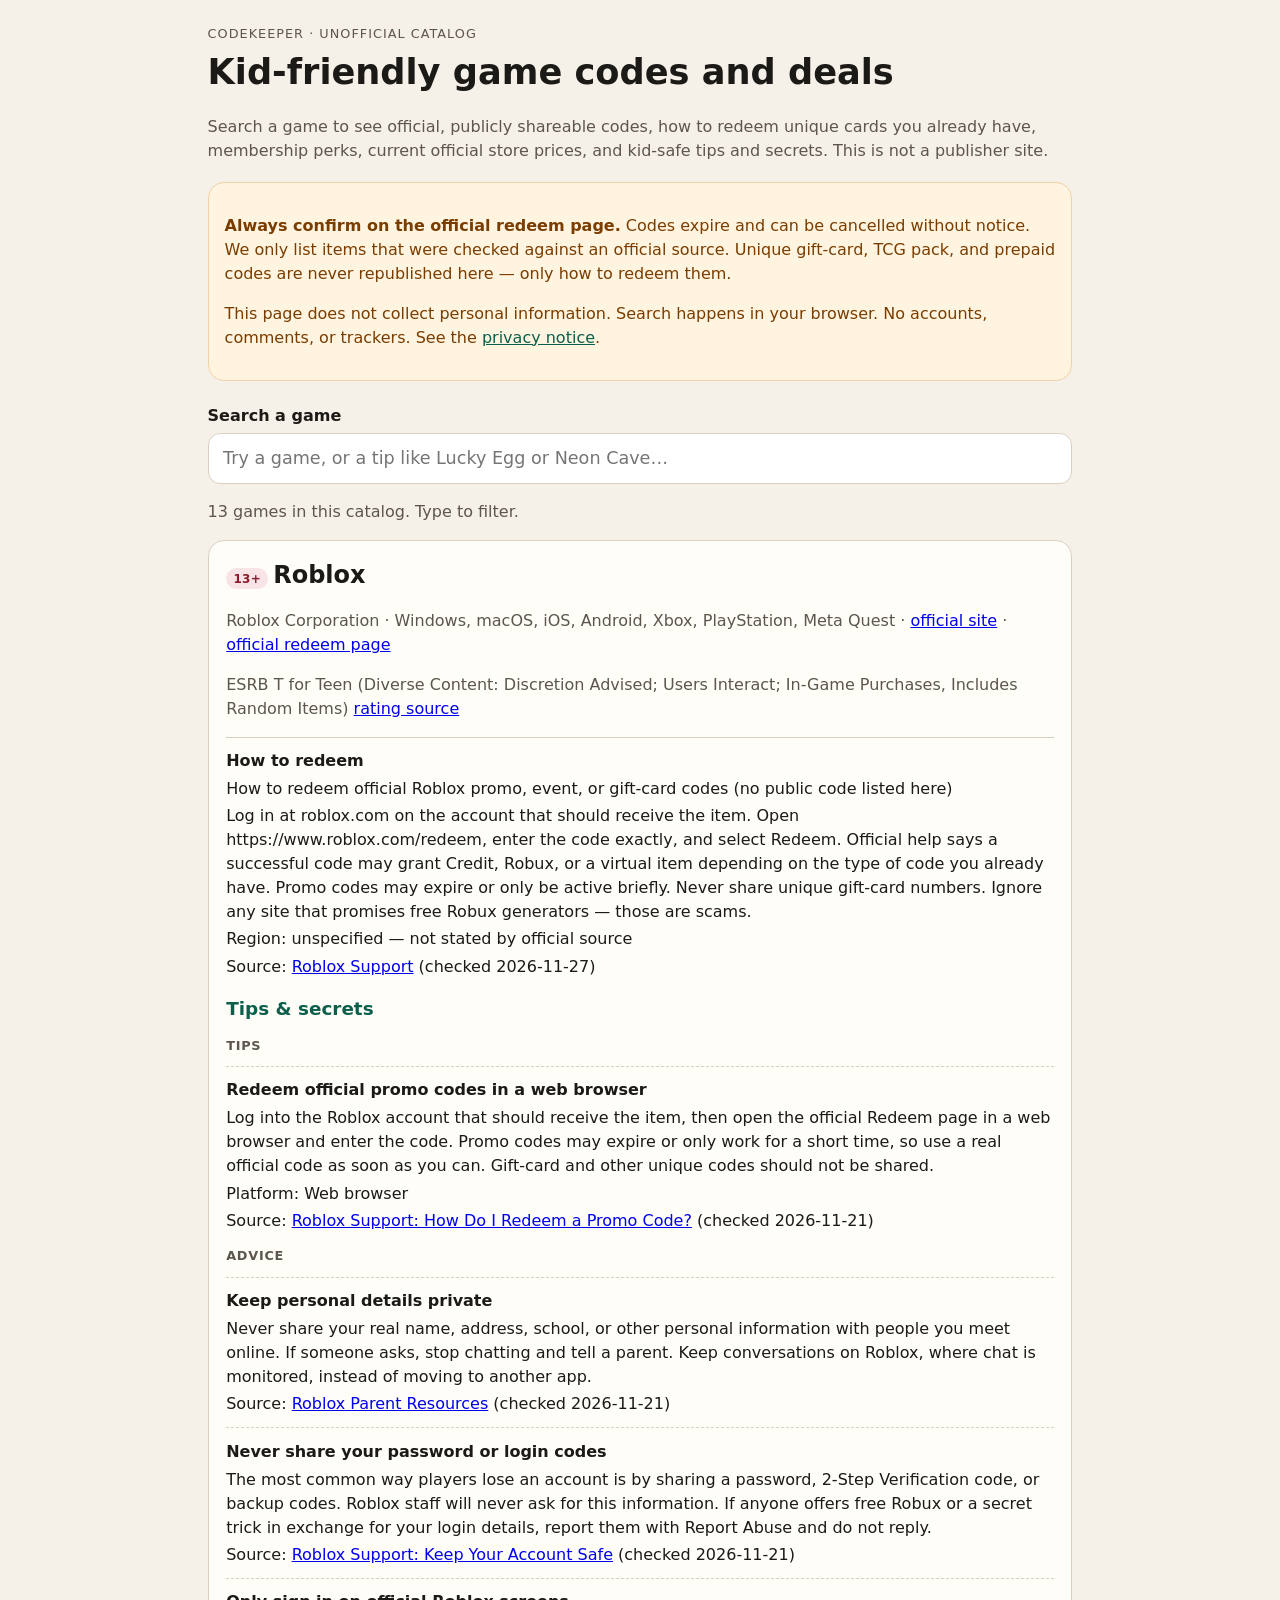
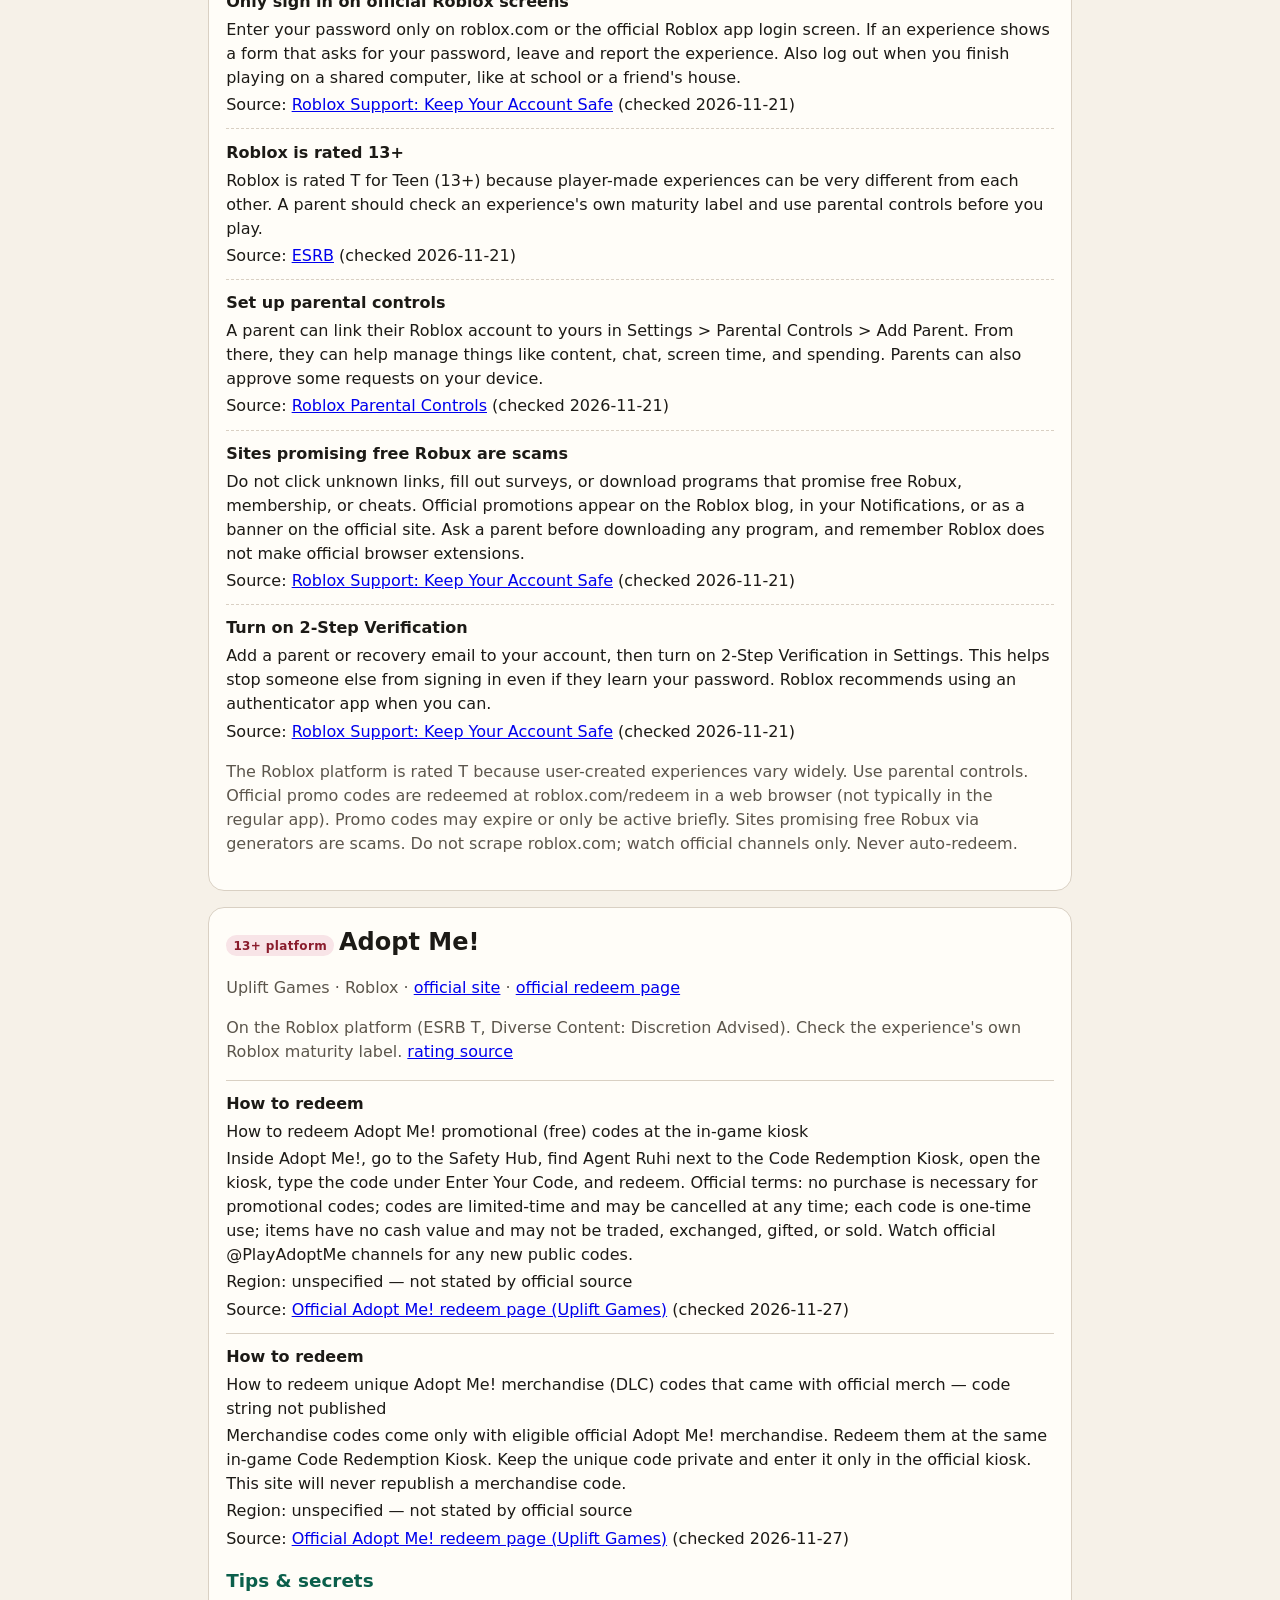
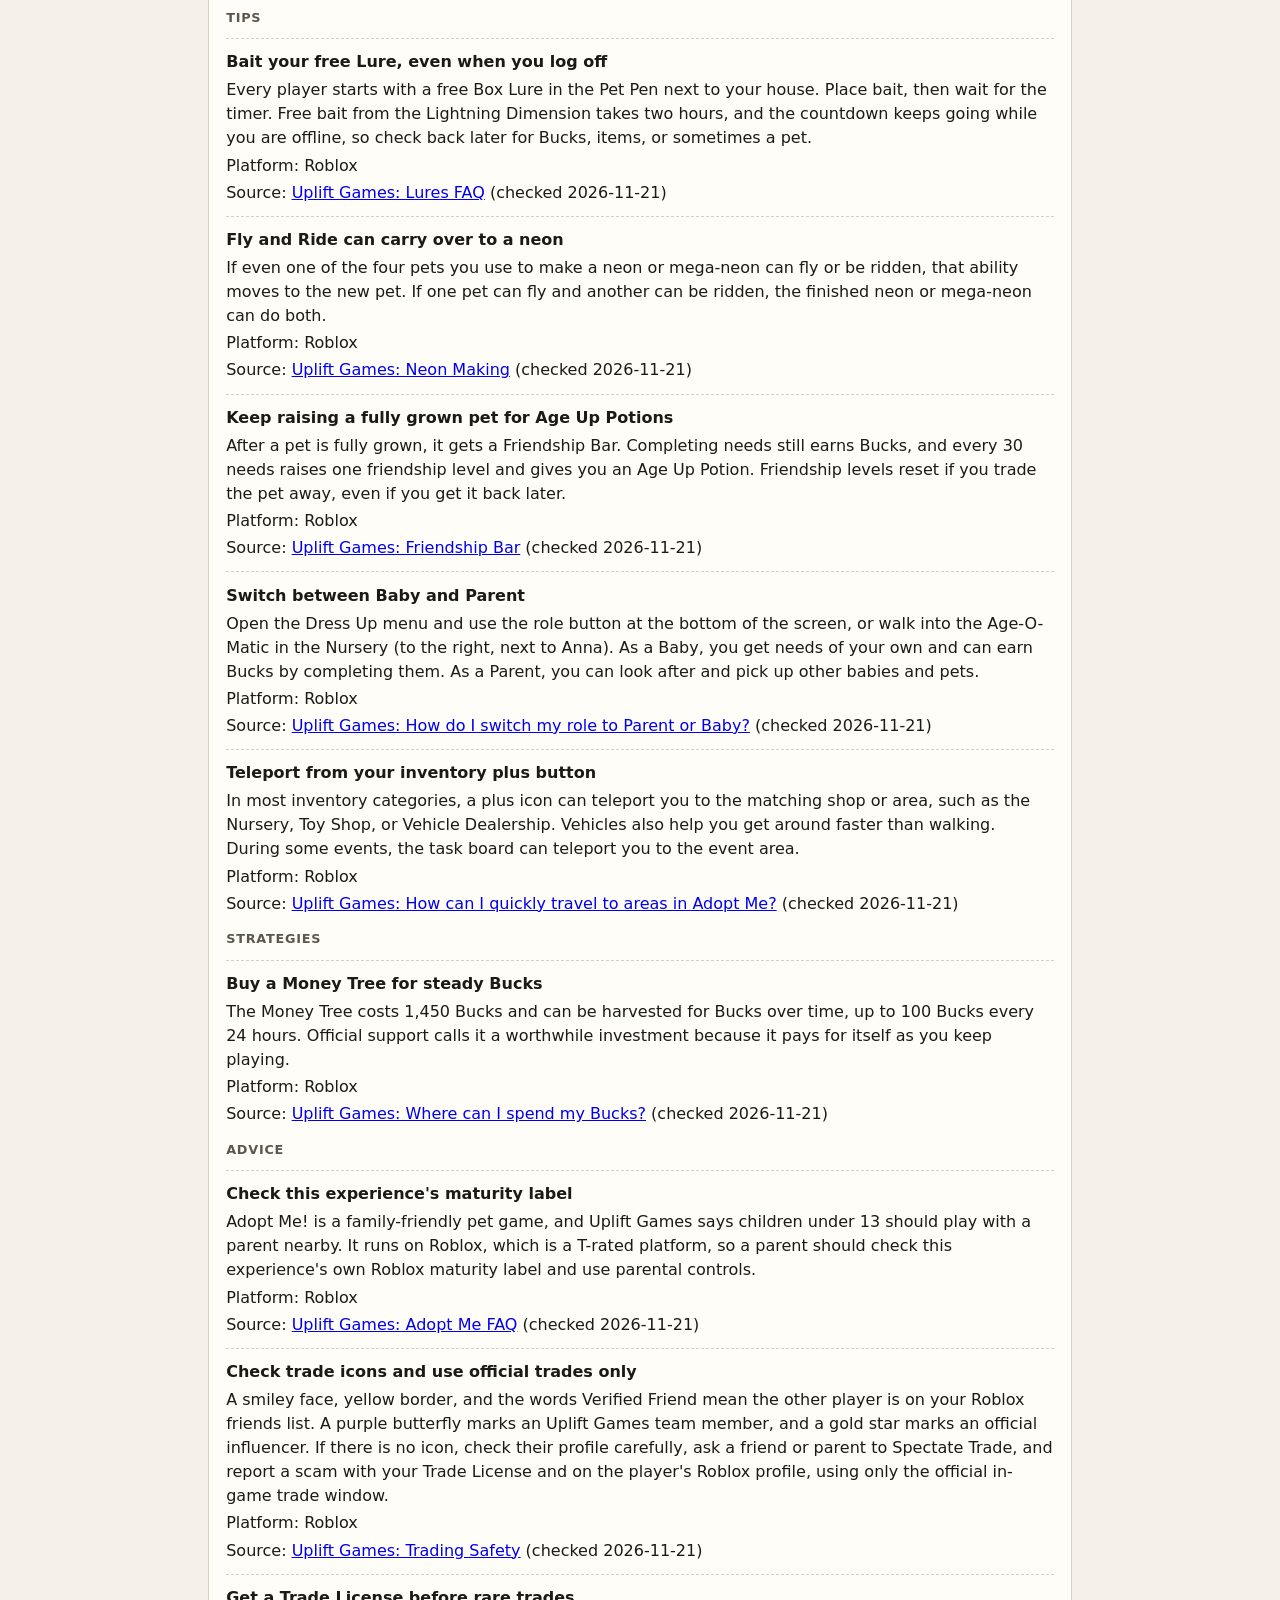
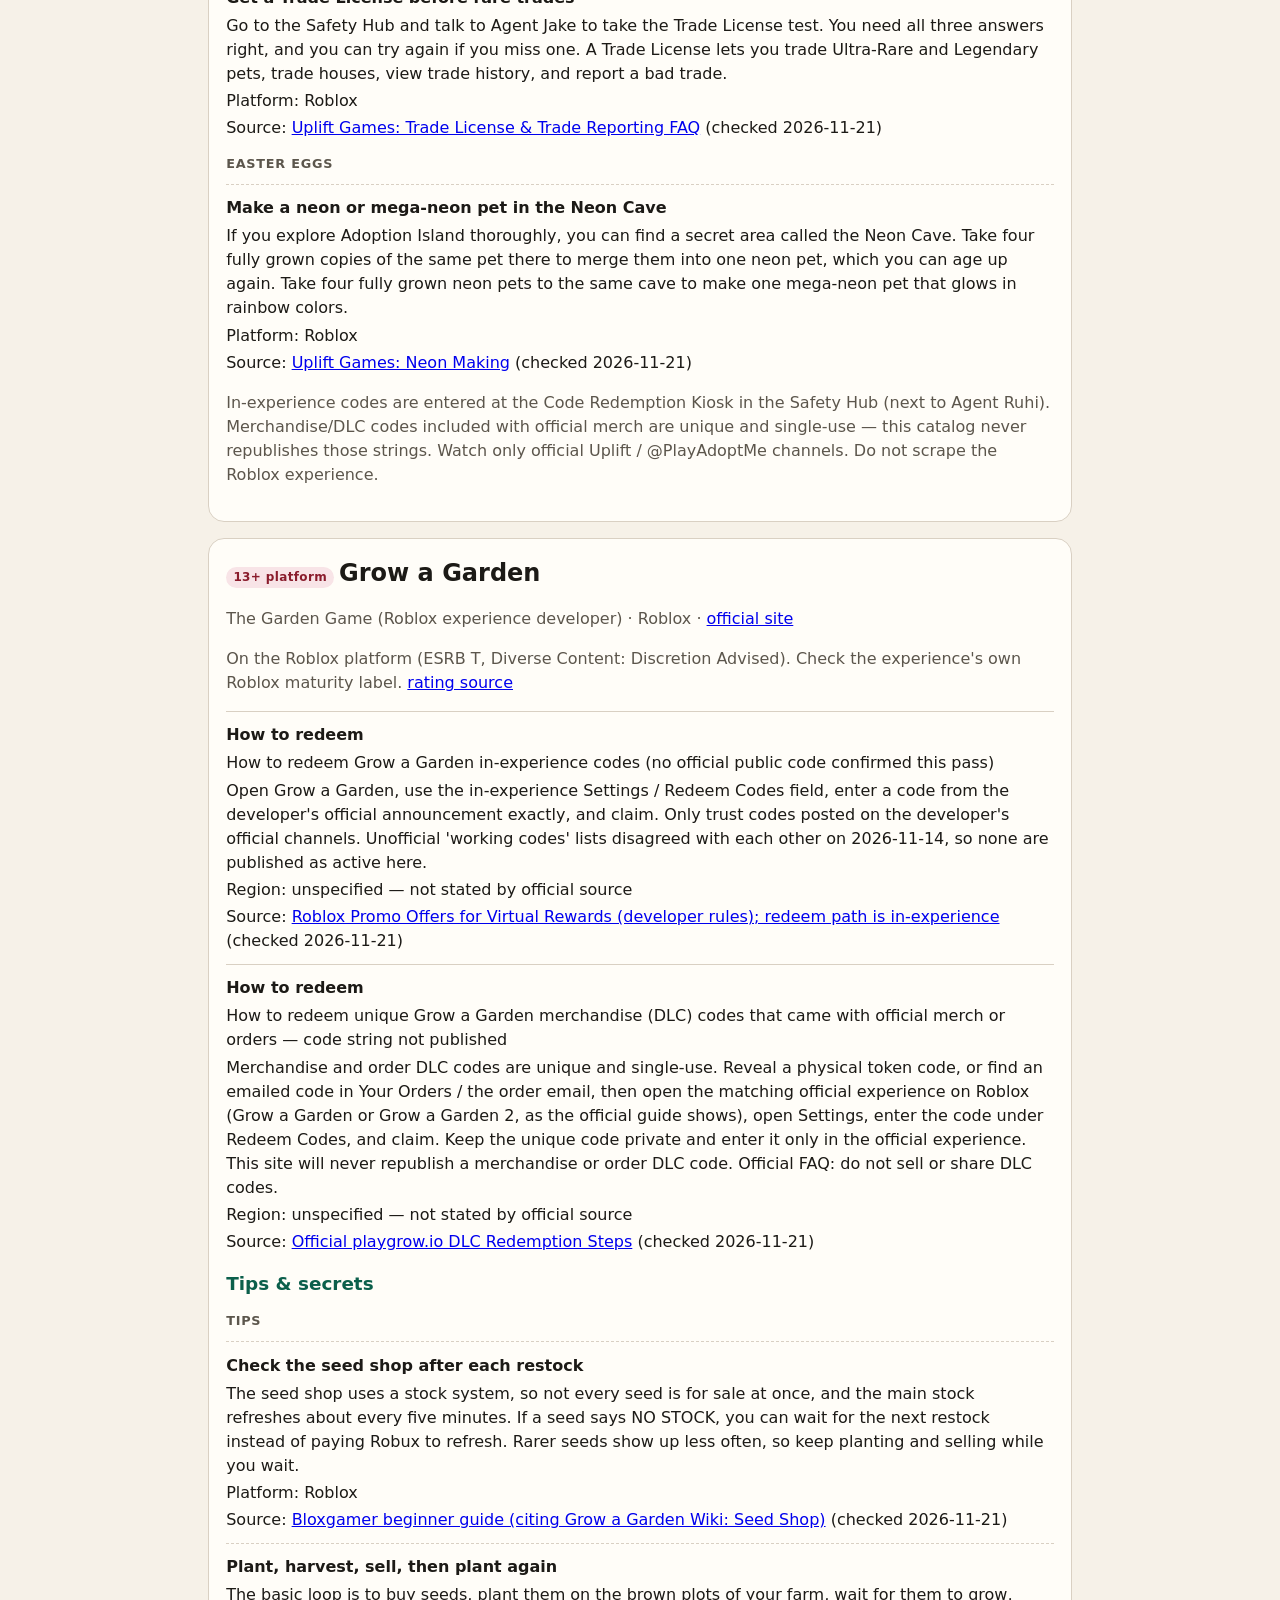
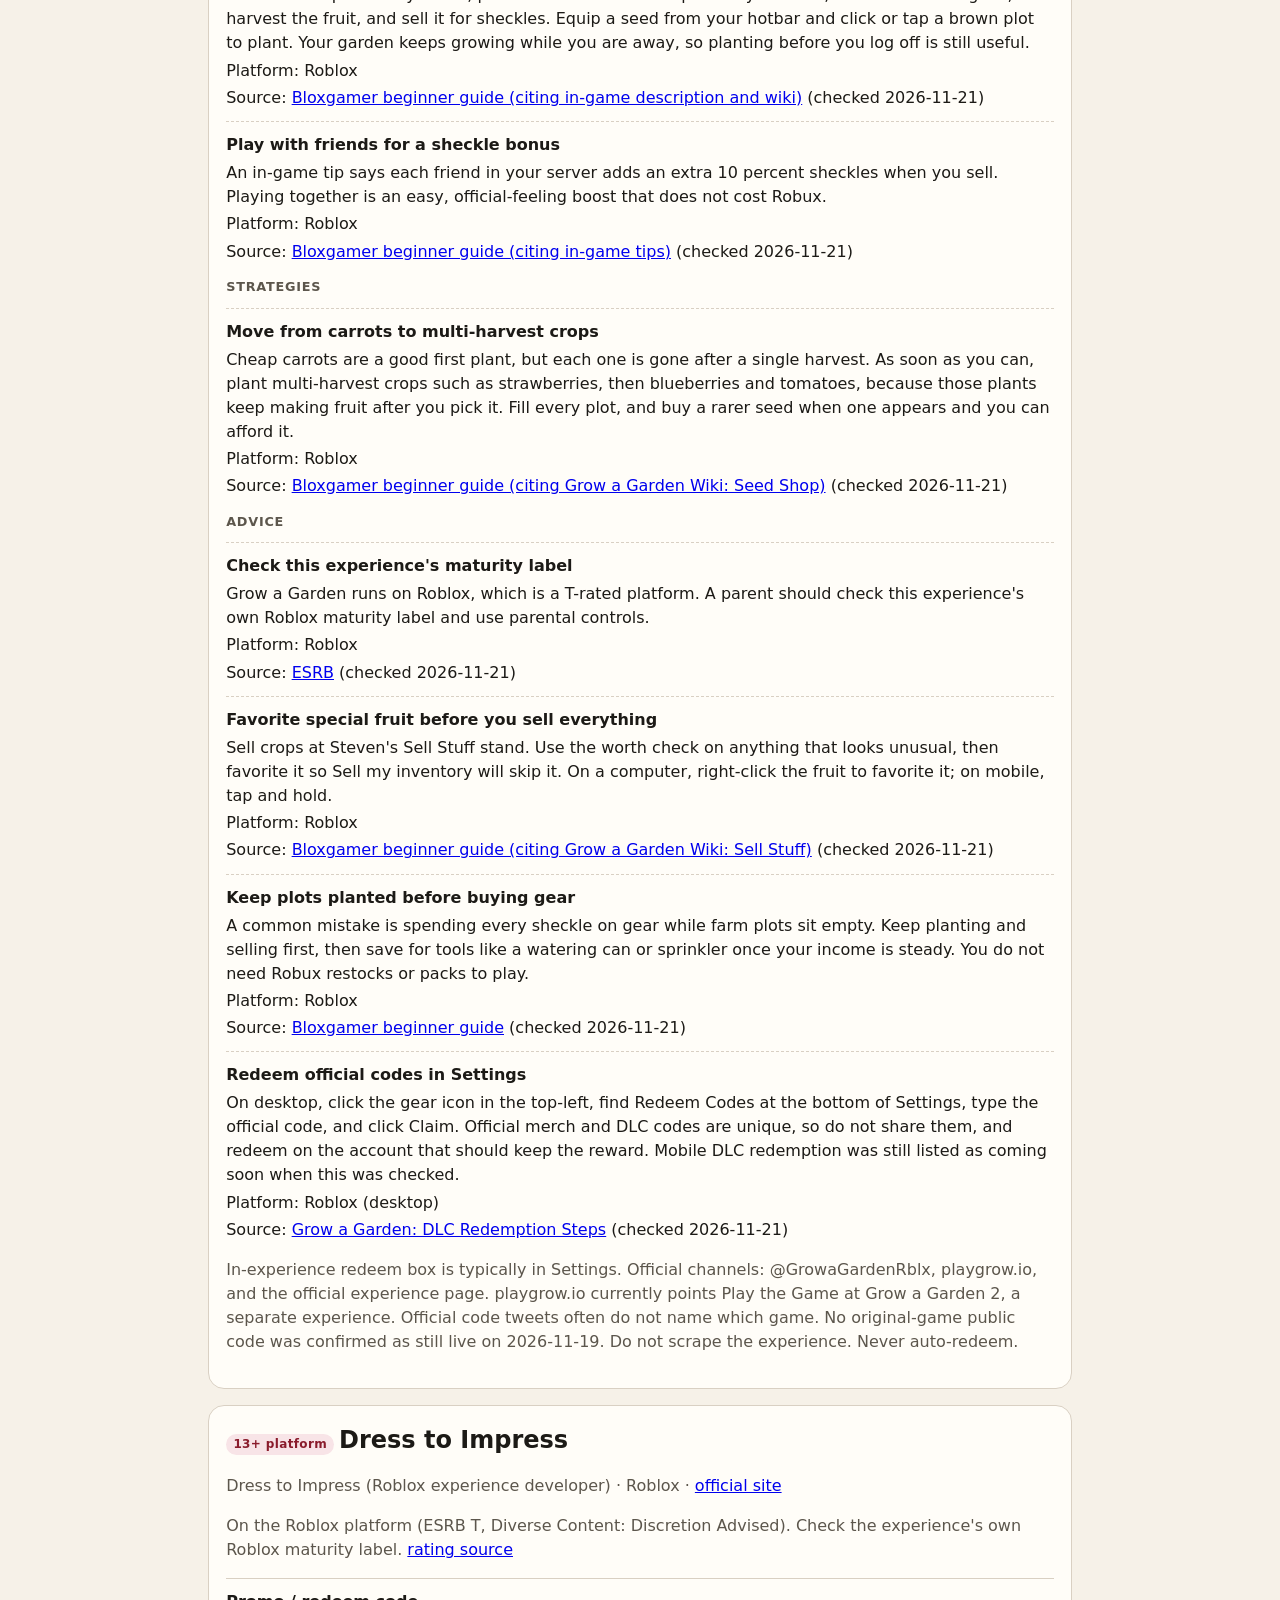
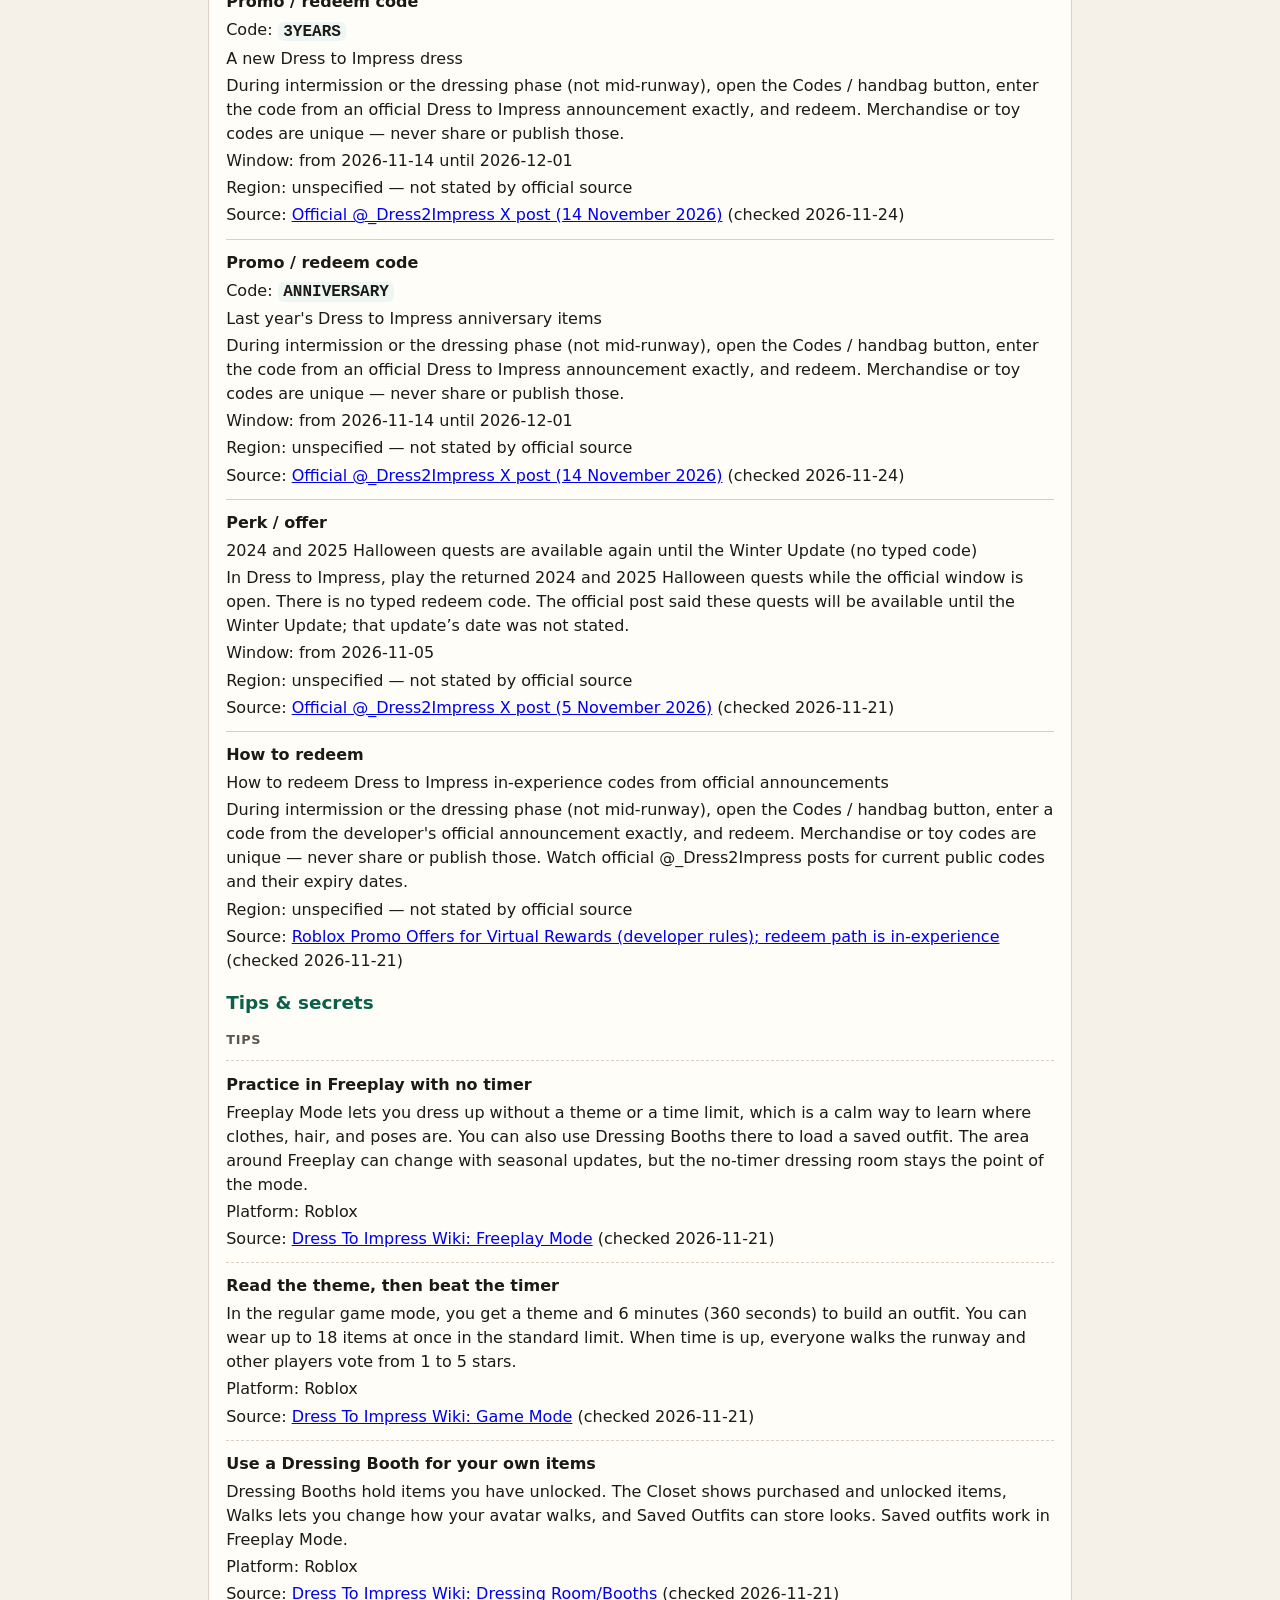
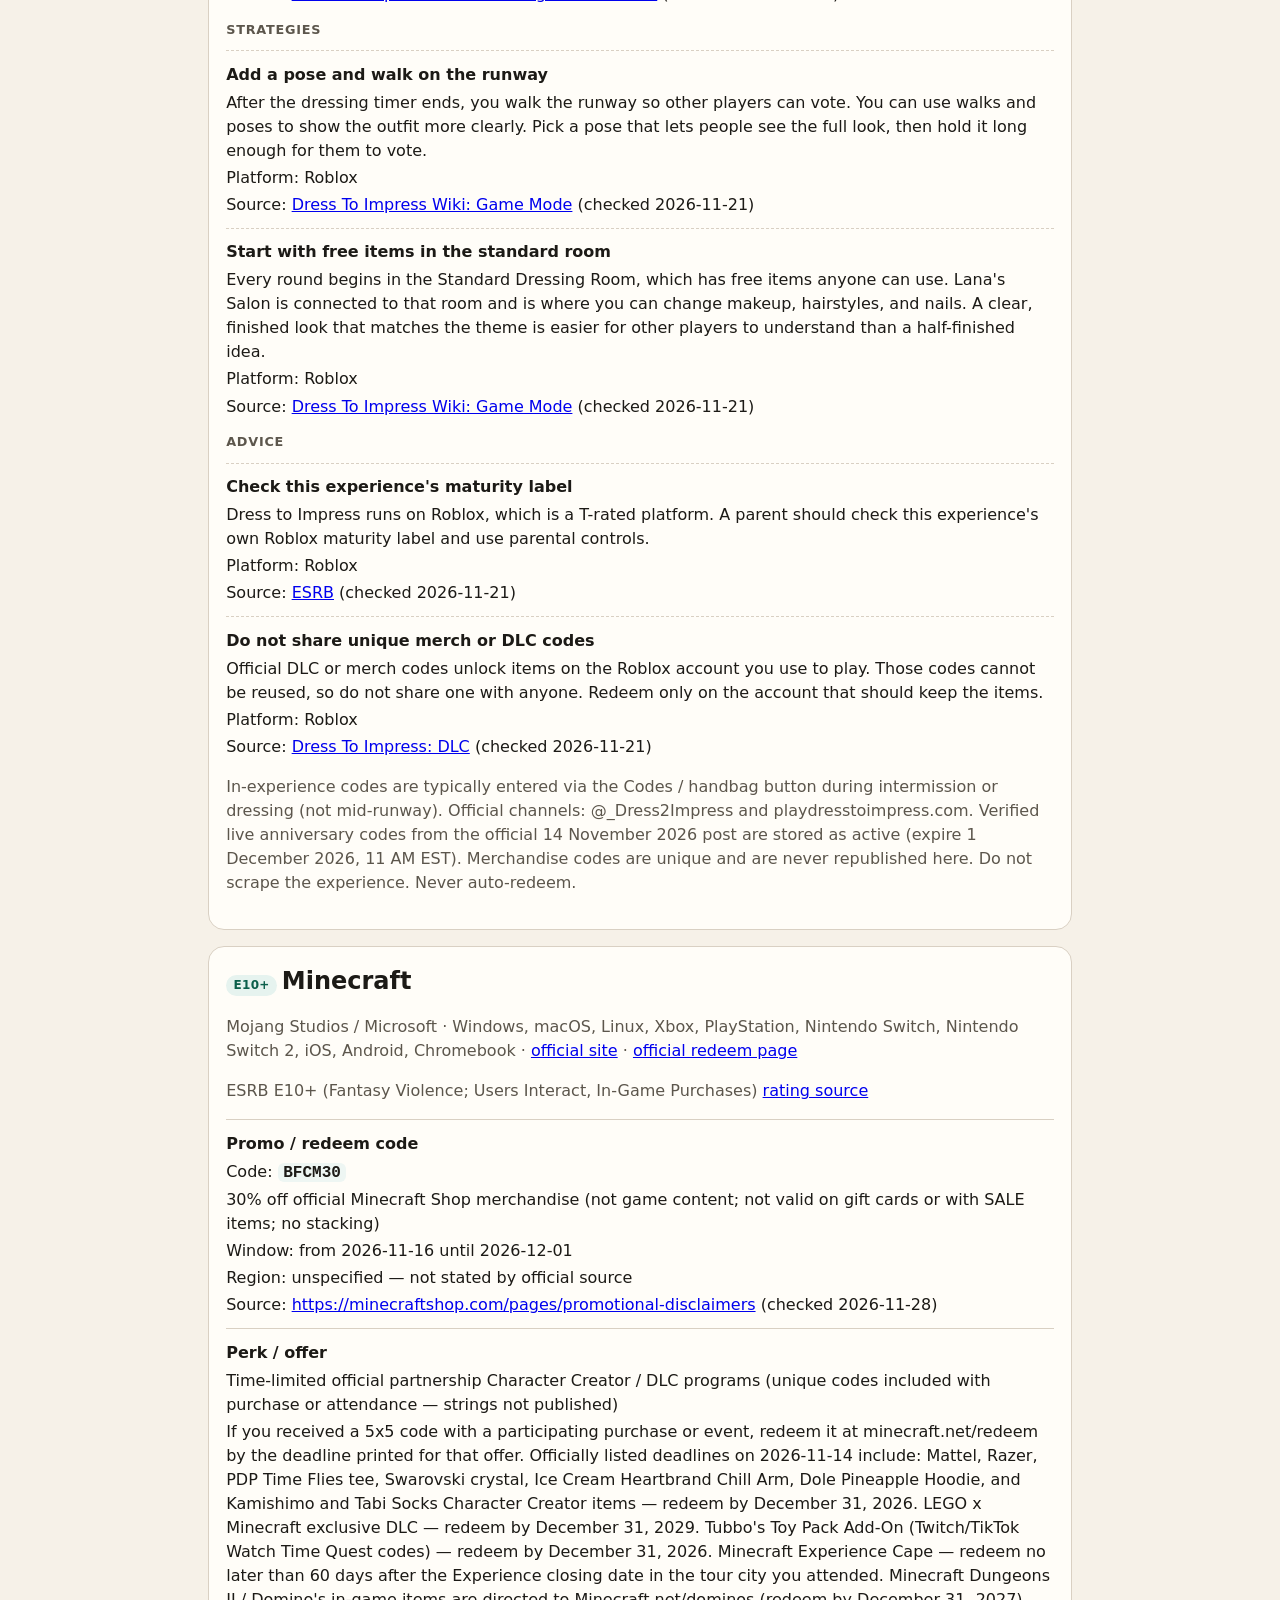
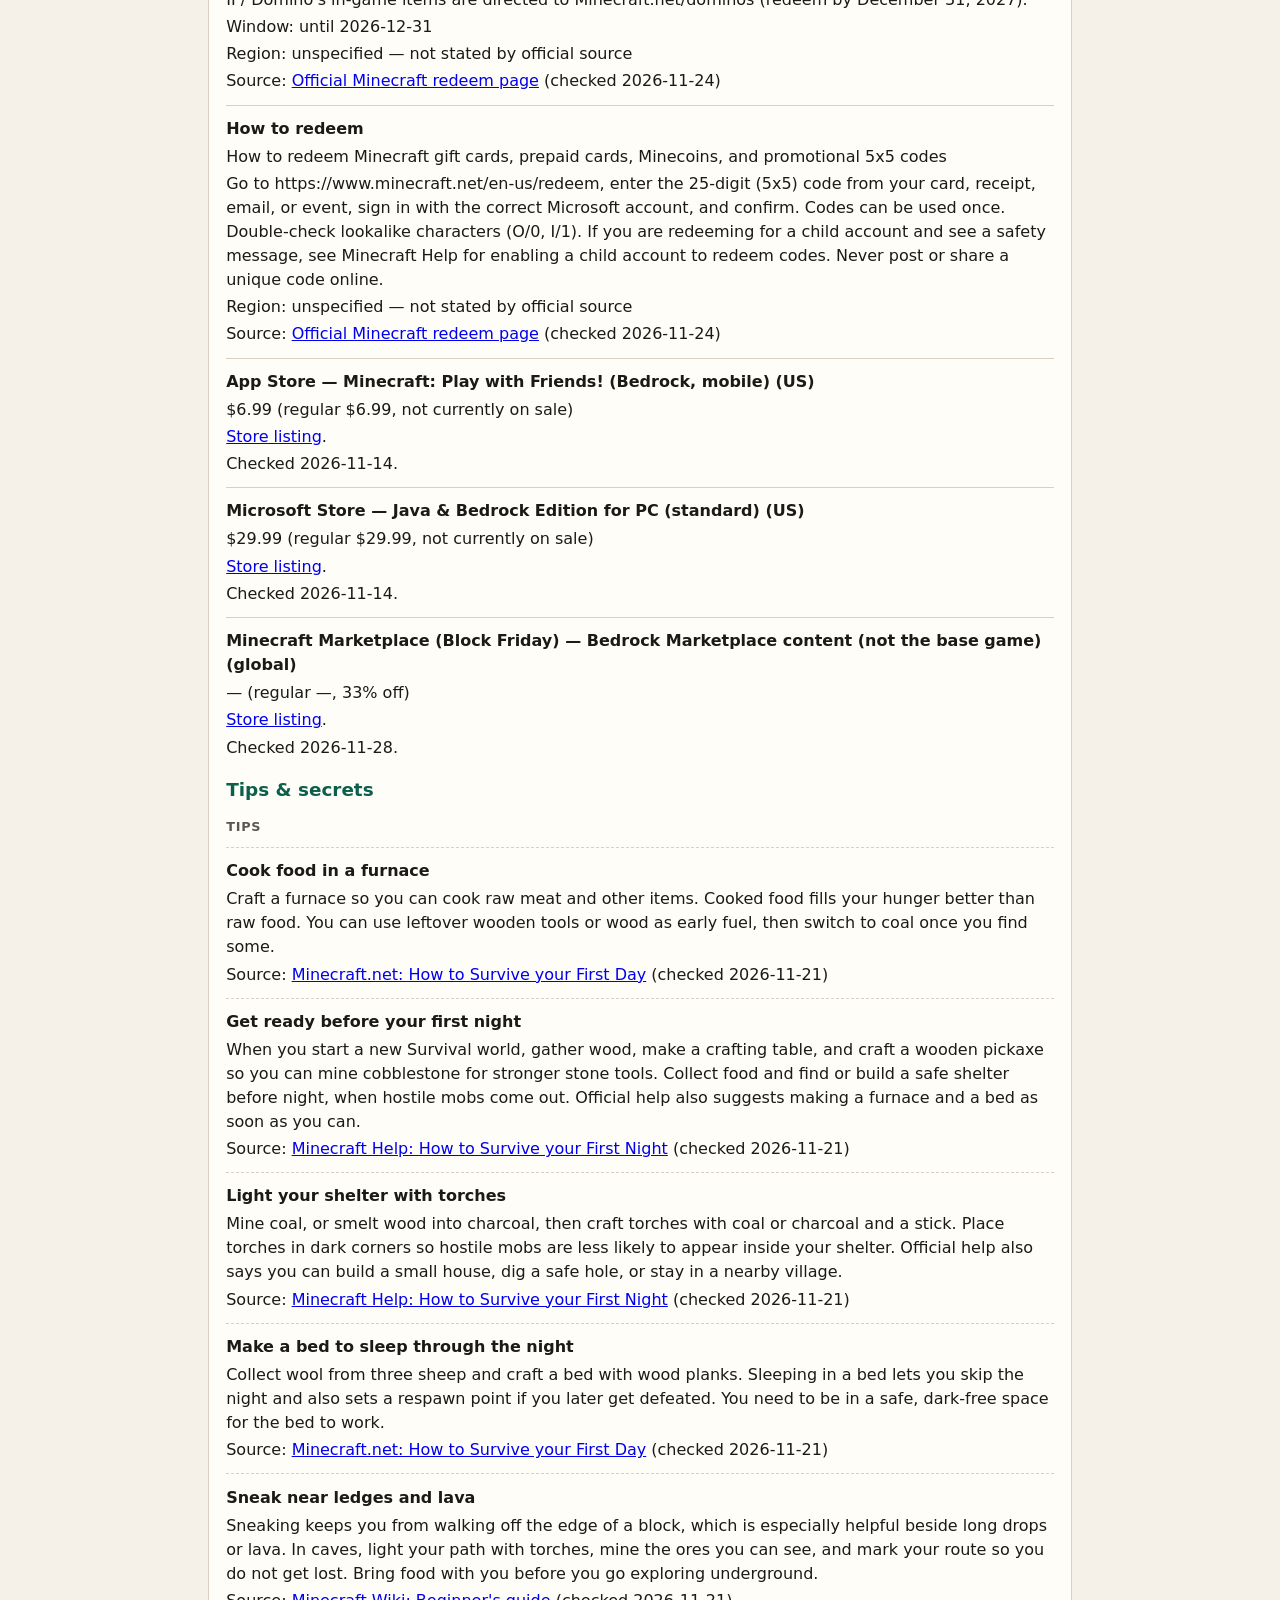
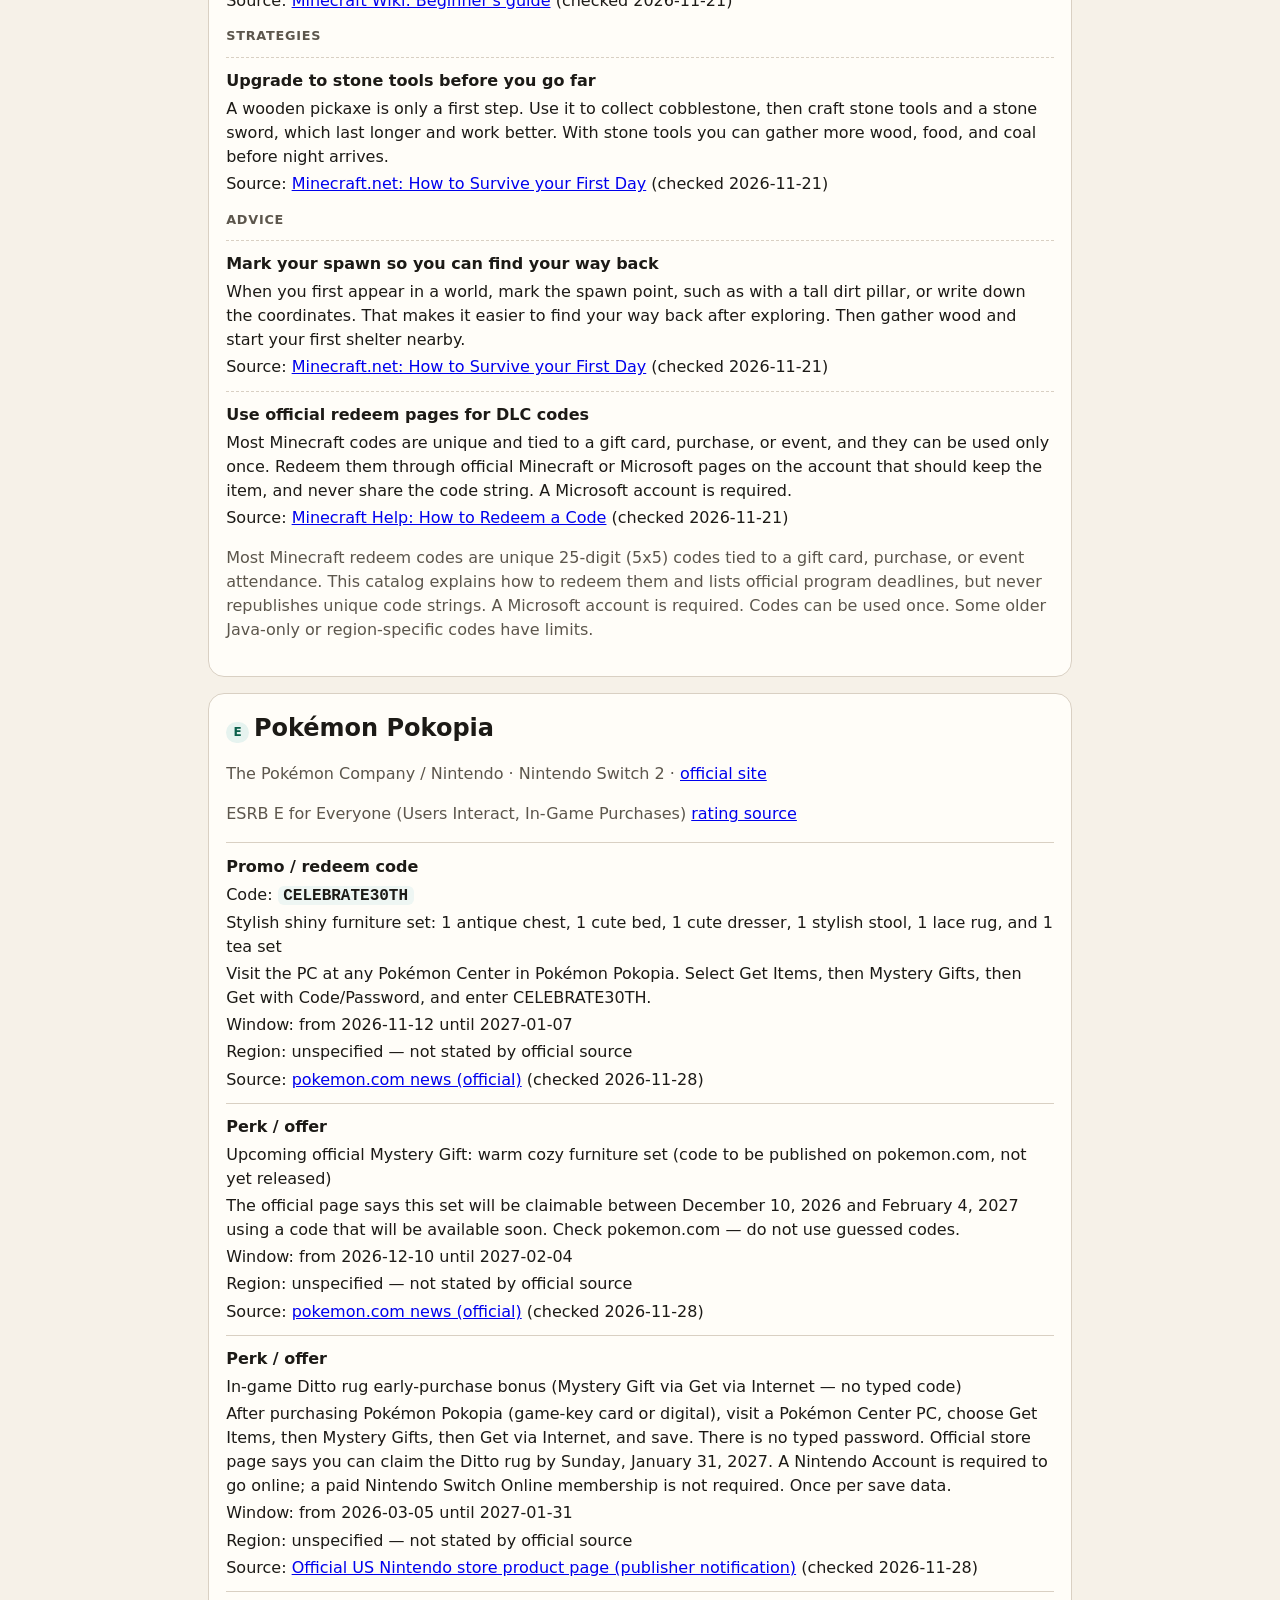
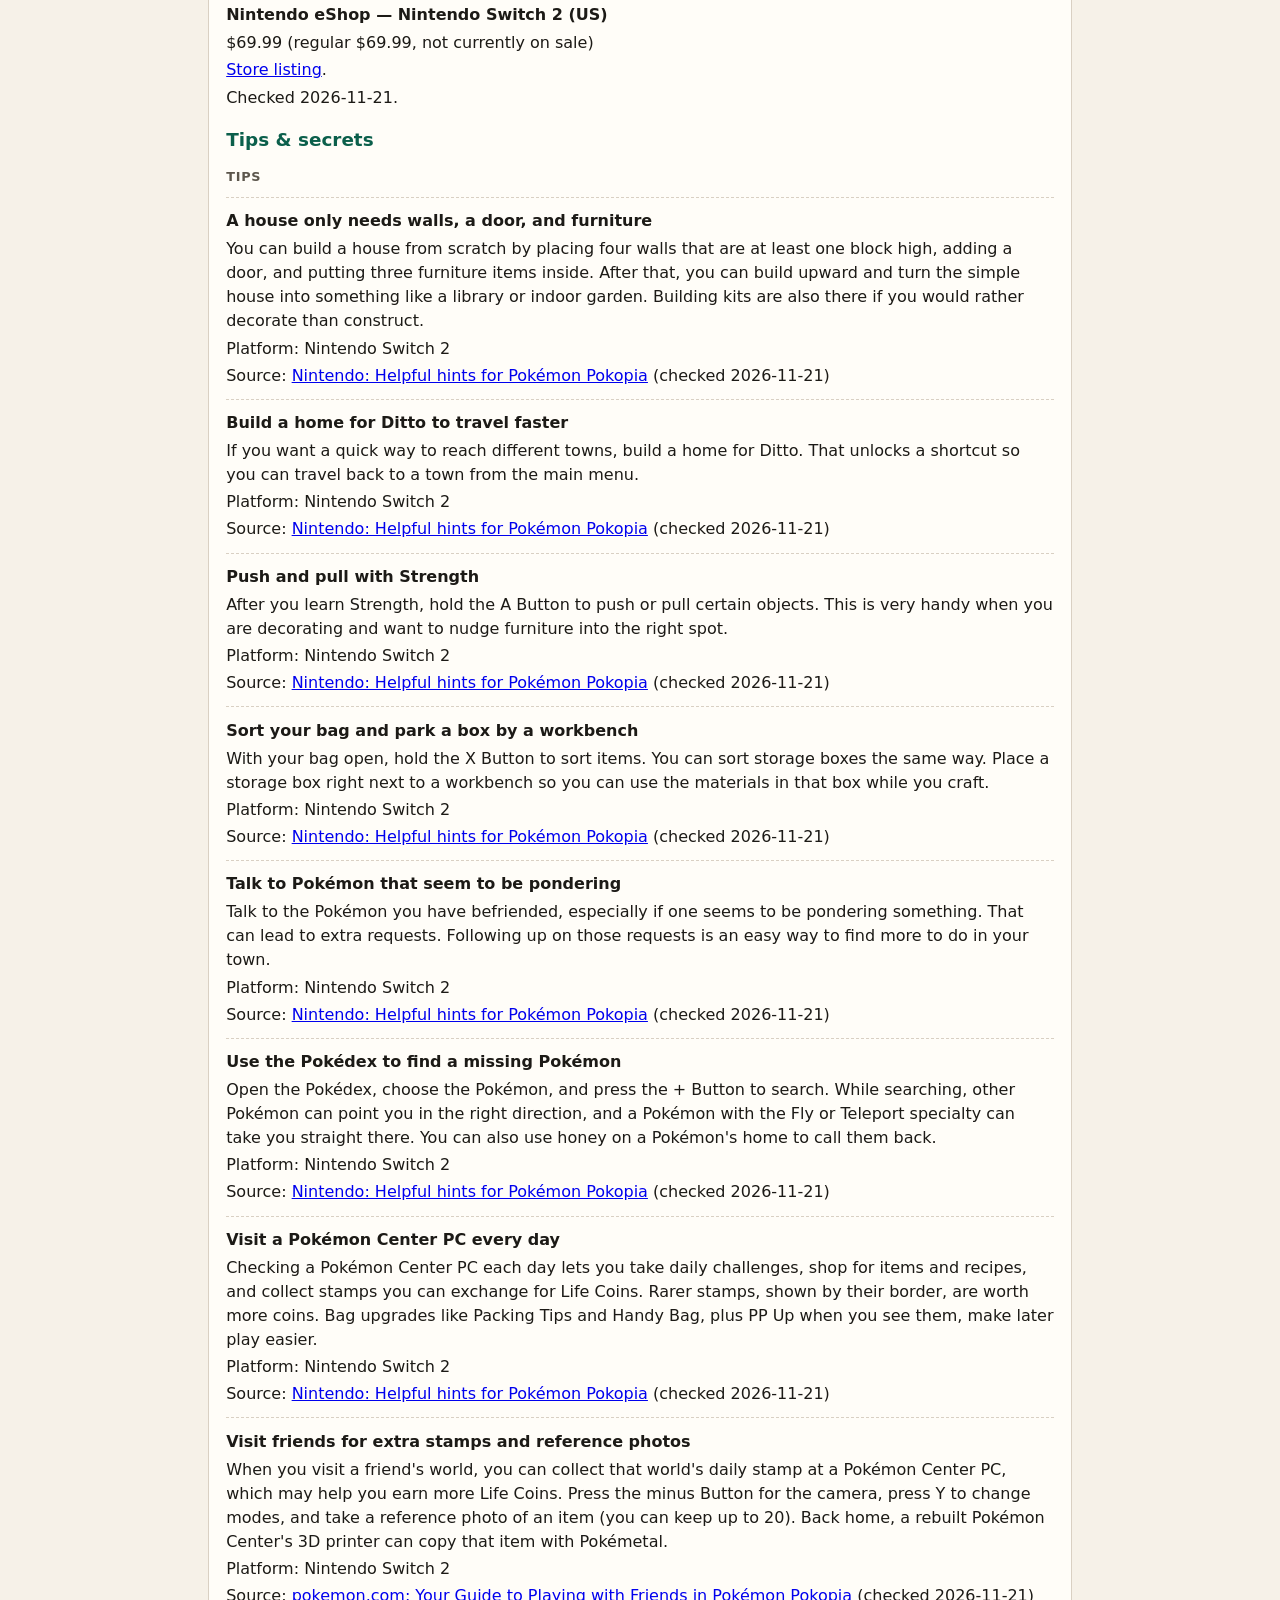
<file: index.html>
<!DOCTYPE html>
<html lang="en">
<head>
  <meta charset="utf-8">
  <meta name="viewport" content="width=device-width, initial-scale=1">
  <meta name="robots" content="noindex, nofollow">
  <title>Codekeeper — kid-friendly game codes and deals</title>
  <link rel="stylesheet" href="styles.css">
</head>
<body>
  <a class="skip" href="#search">Skip to search</a>
  <header>
    <p class="eyebrow">Codekeeper · unofficial catalog</p>
    <h1>Kid-friendly game codes and deals</h1>
    <p class="lede">Search a game to see official, publicly shareable codes, how to redeem unique cards you already have, membership perks, current official store prices, and kid-safe tips and secrets. This is not a publisher site.</p>
  </header>

  <aside class="banner" role="note">
    <p><strong>Always confirm on the official redeem page.</strong> Codes expire and can be cancelled without notice. We only list items that were checked against an official source. Unique gift-card, TCG pack, and prepaid codes are never republished here — only how to redeem them.</p>
    <p>This page does not collect personal information. Search happens in your browser. No accounts, comments, or trackers. See the <a href="privacy.html">privacy notice</a>.</p>
  </aside>

  <section id="search" class="search-panel">
    <label for="q">Search a game</label>
    <input id="q" type="search" autocomplete="off" spellcheck="false" placeholder="Try a game, or a tip like Lucky Egg or Neon Cave…">
    <p class="hint" id="search-status"></p>
  </section>

  <main id="results"></main>

  <template id="game-card">
    <article class="card" hidden>
      <header class="card-head">
        <h2 class="name"></h2>
        <p class="meta"></p>
        <p class="rating"></p>
      </header>
      <div class="body"></div>
    </article>
  </template>

  <footer>
    <p>Generated <span id="generated-at"></span>. Snapshot of official sources checked for this catalog. Not affiliated with the game publishers named above.</p>
    <p>PC deal tracking, when present, uses the CheapShark API and its required redirect links, with a disclosure next to those links. No CheapShark deals were in this snapshot.</p>
    <p><a href="privacy.html">Privacy notice</a> · Data file: <a href="data.json">data.json</a></p>
  </footer>

  <script src="app.js" defer></script>
</body>
</html>
</file>
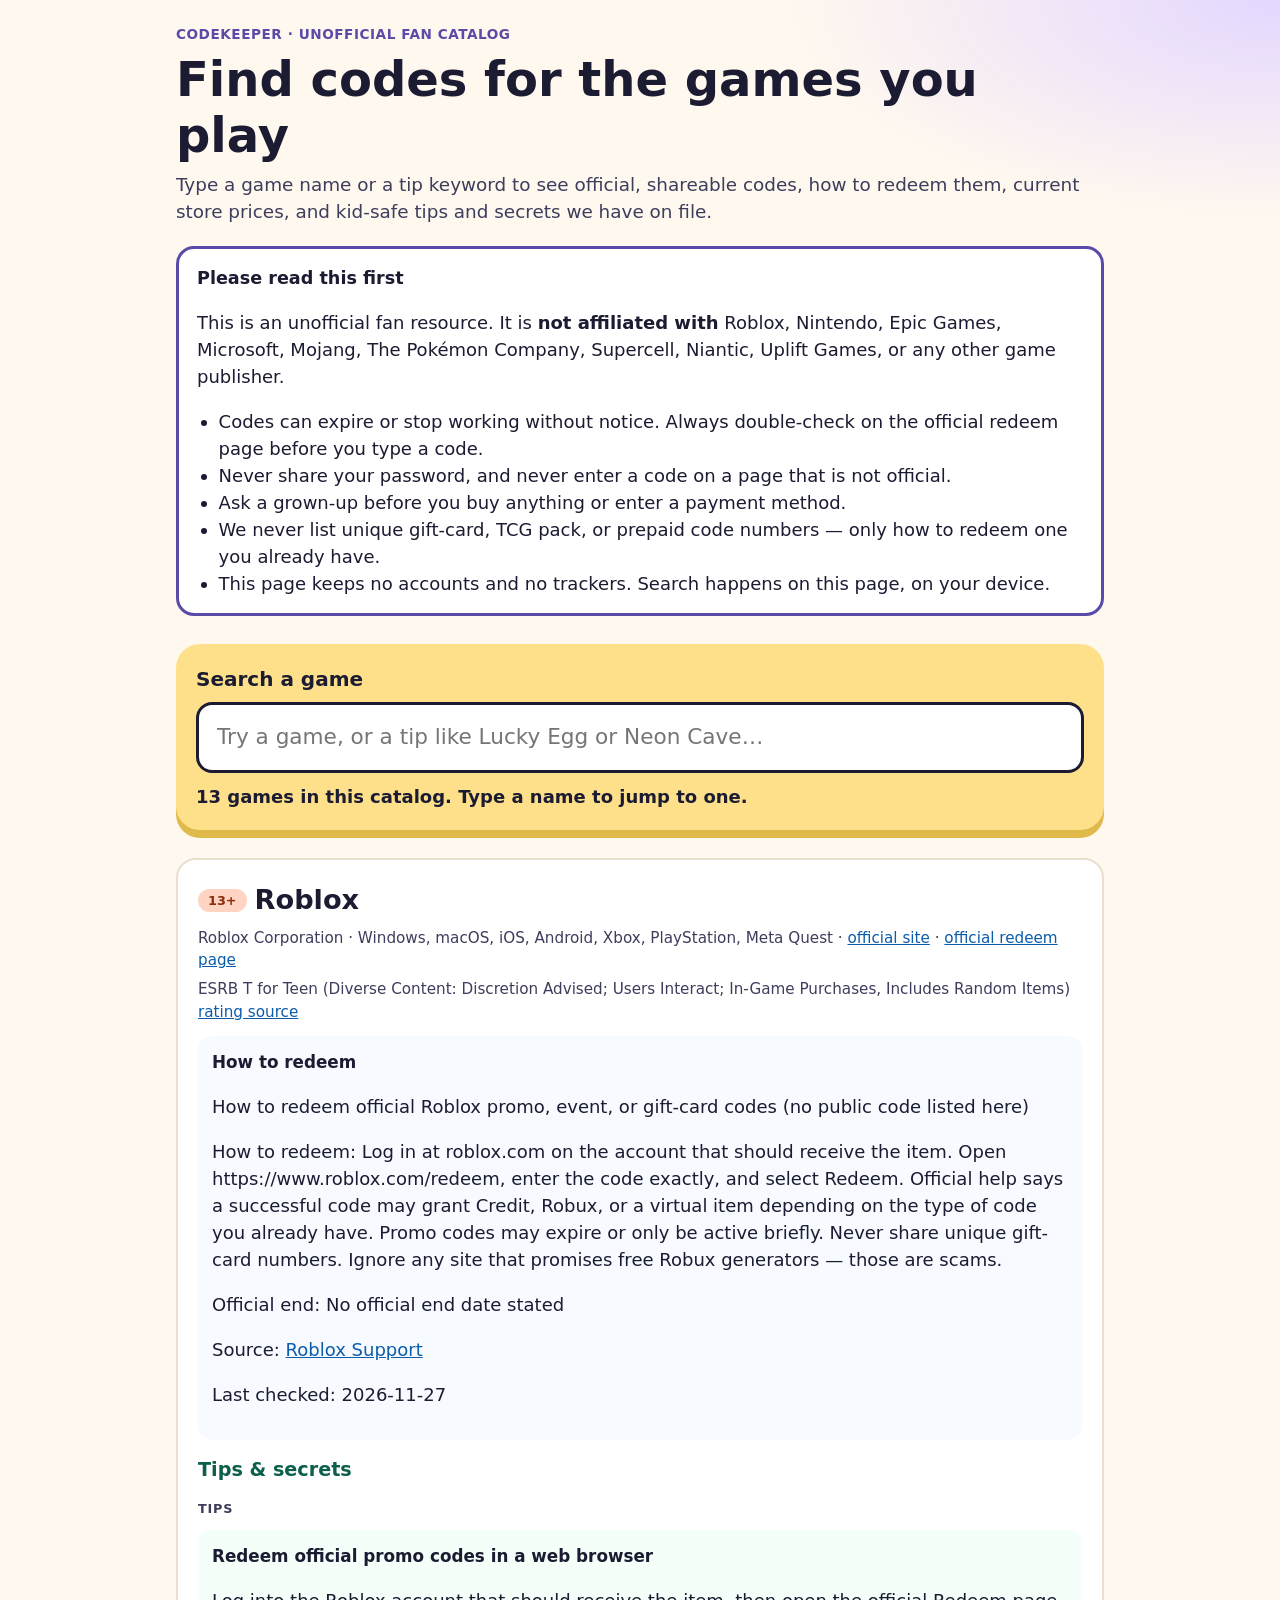
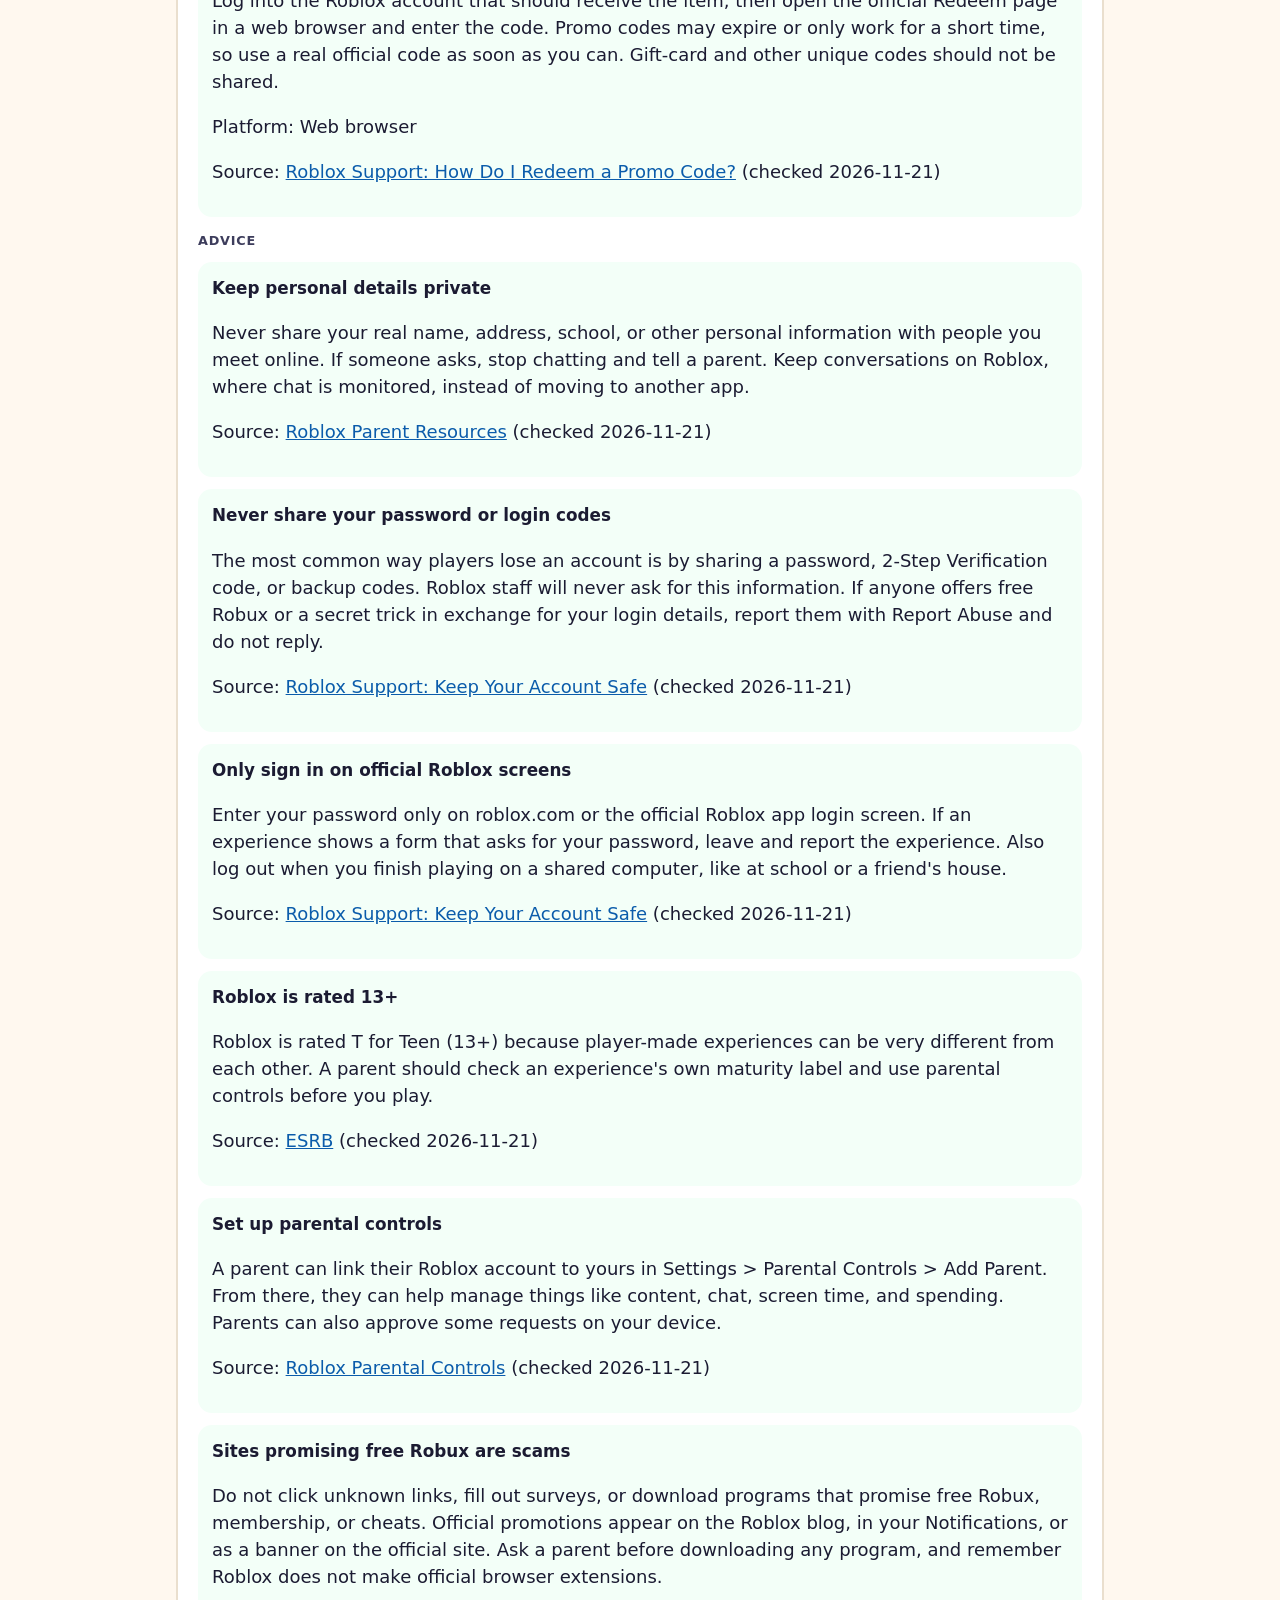
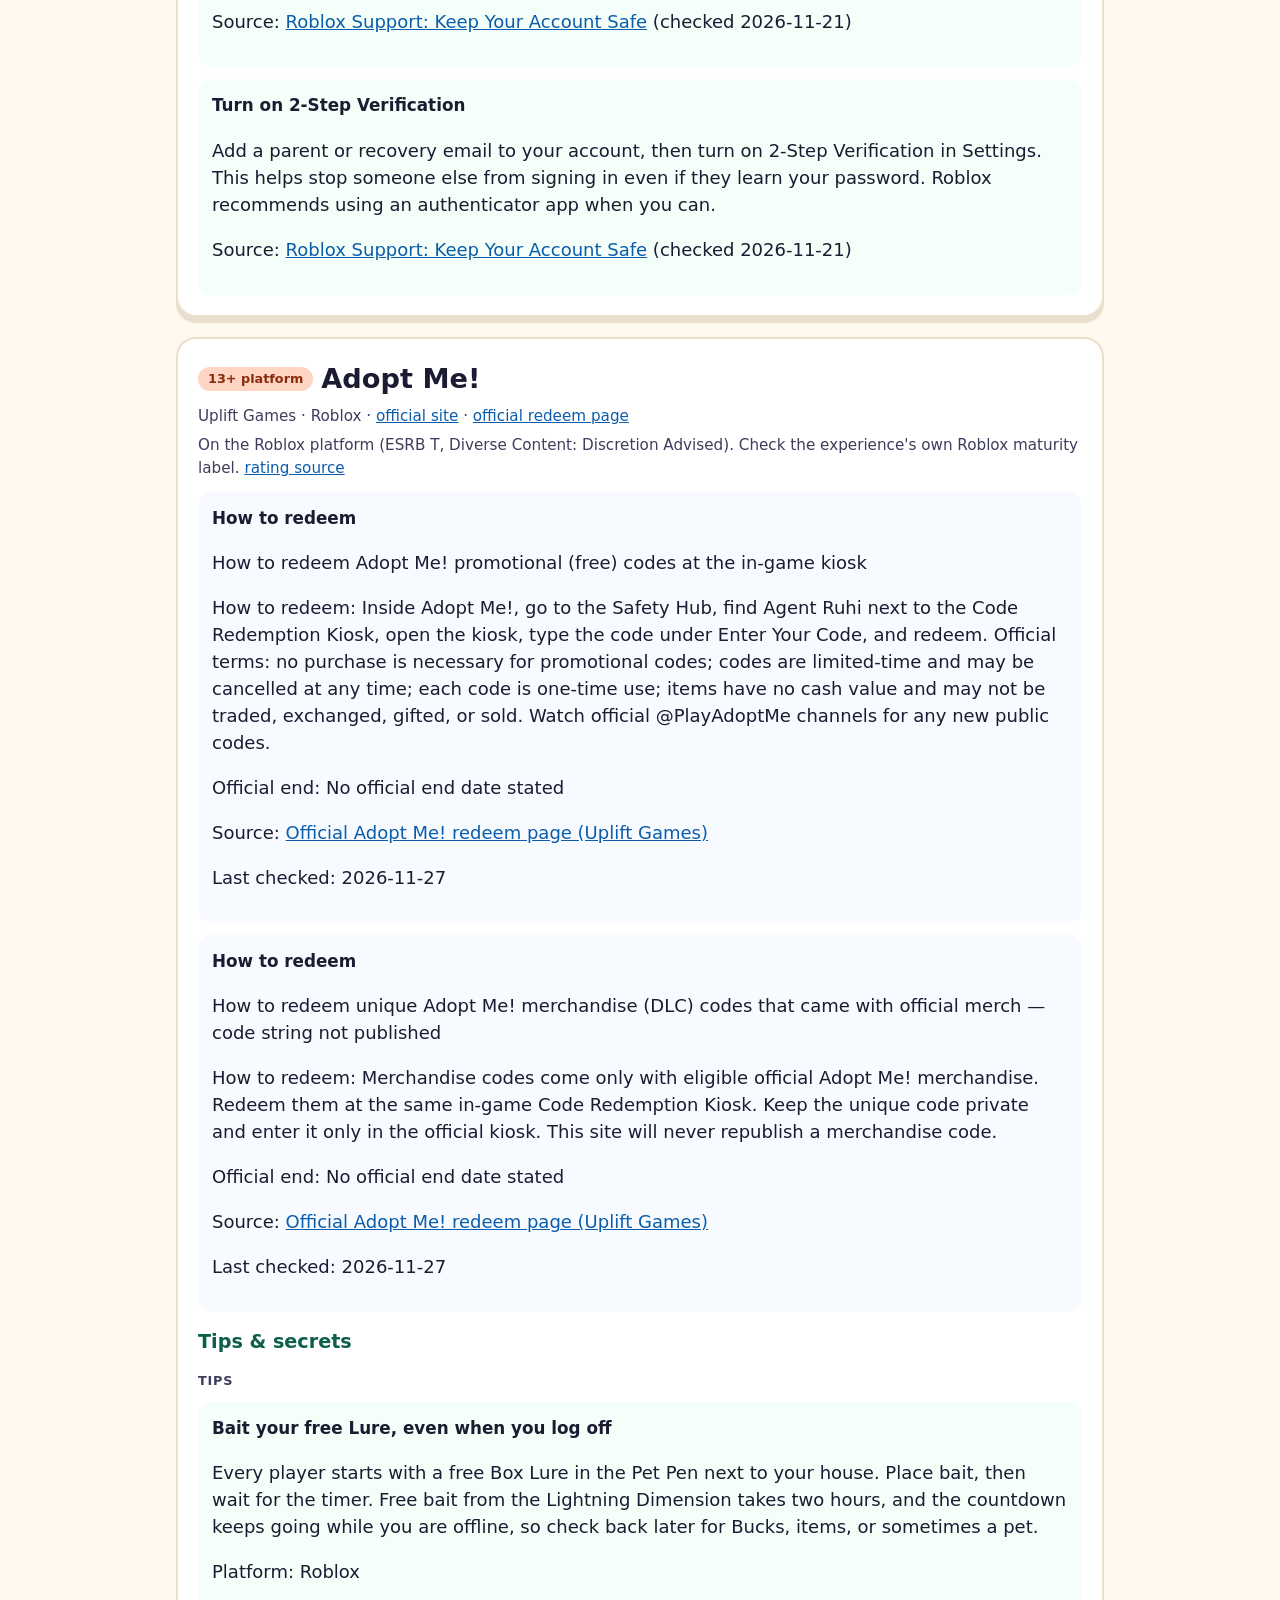
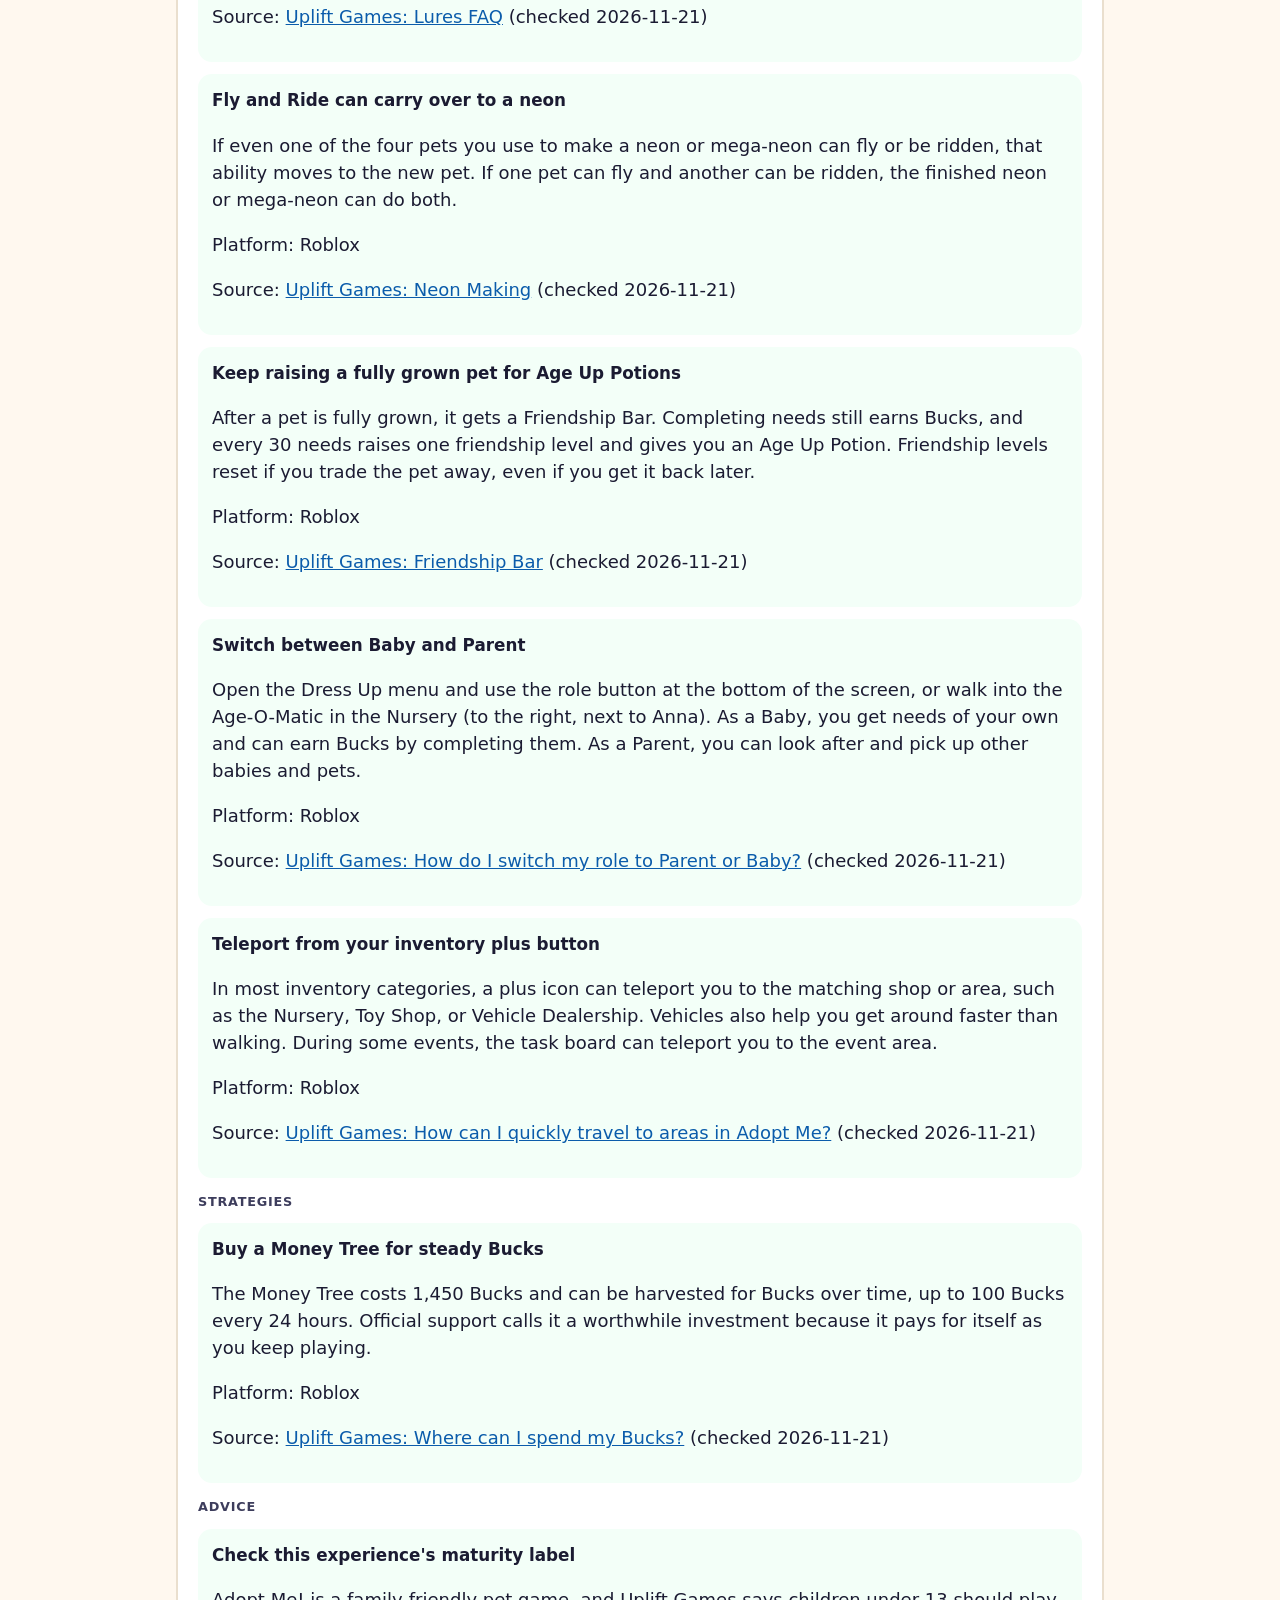
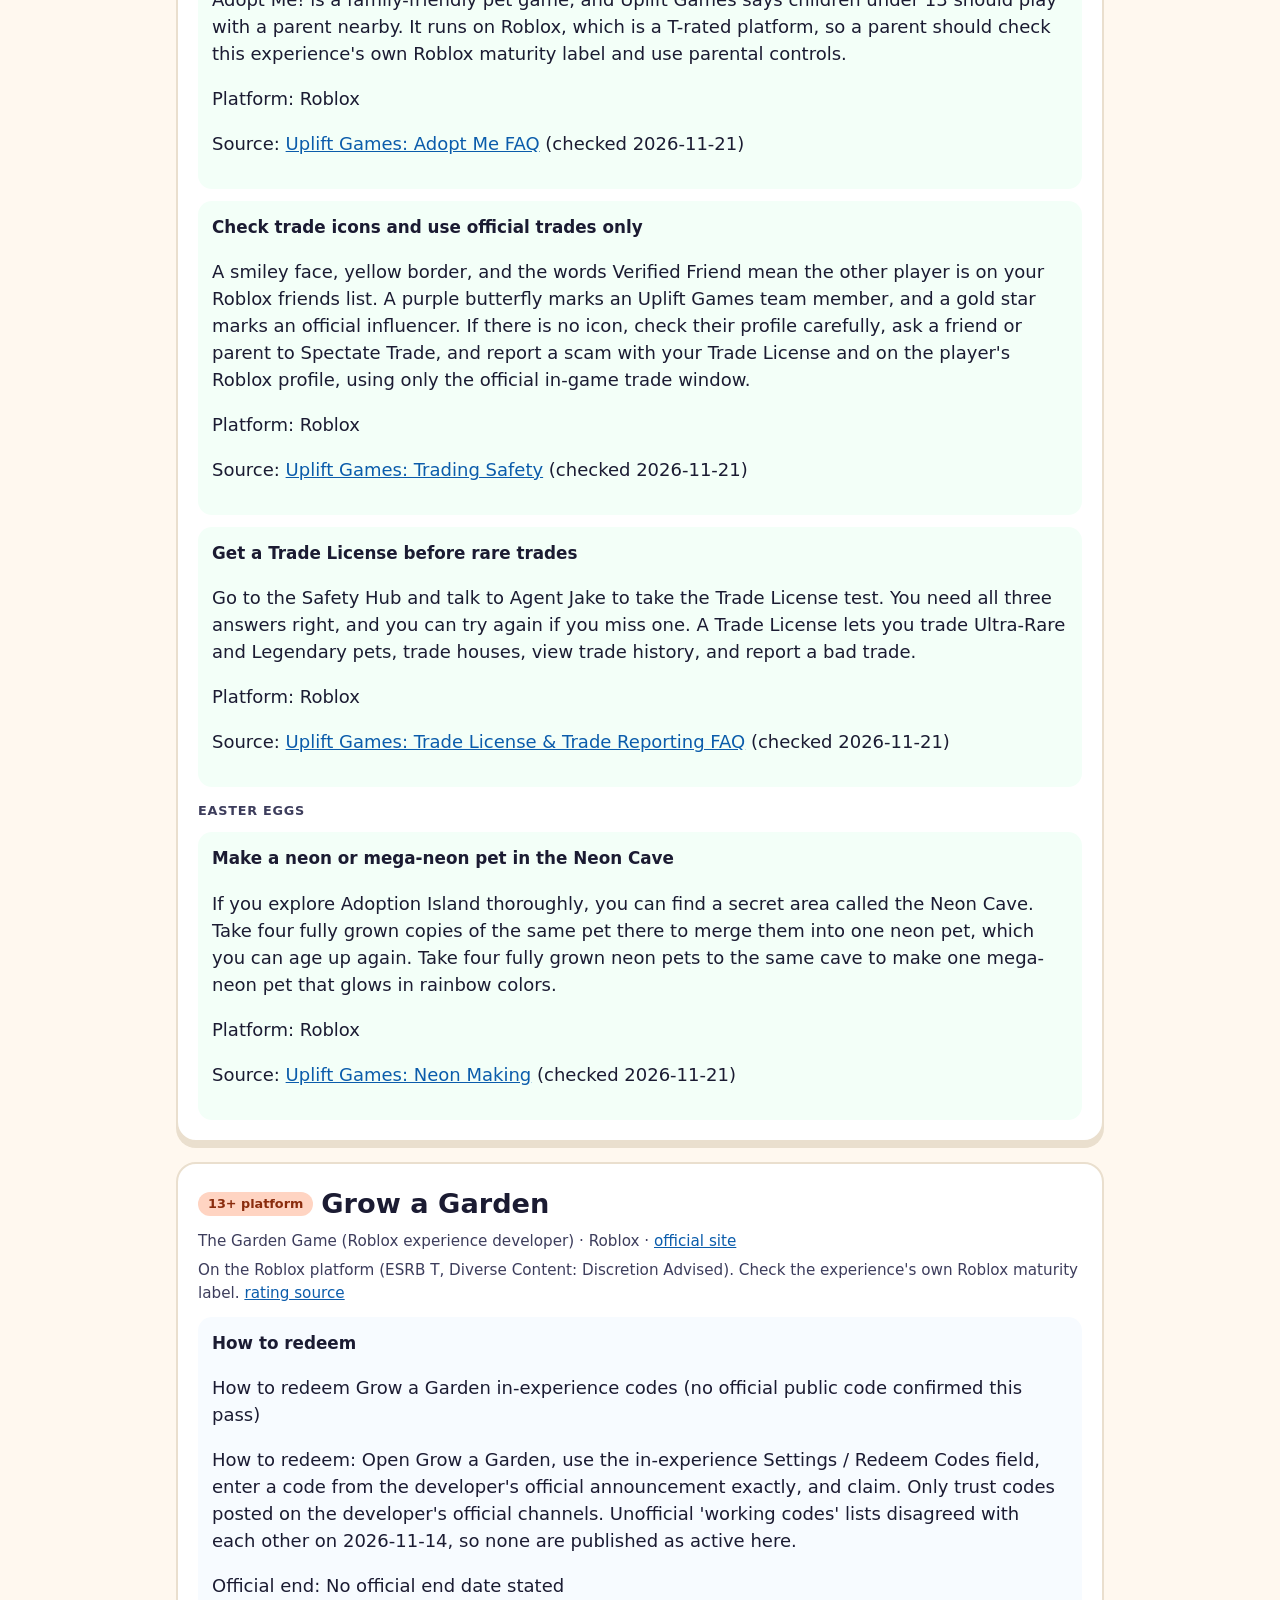
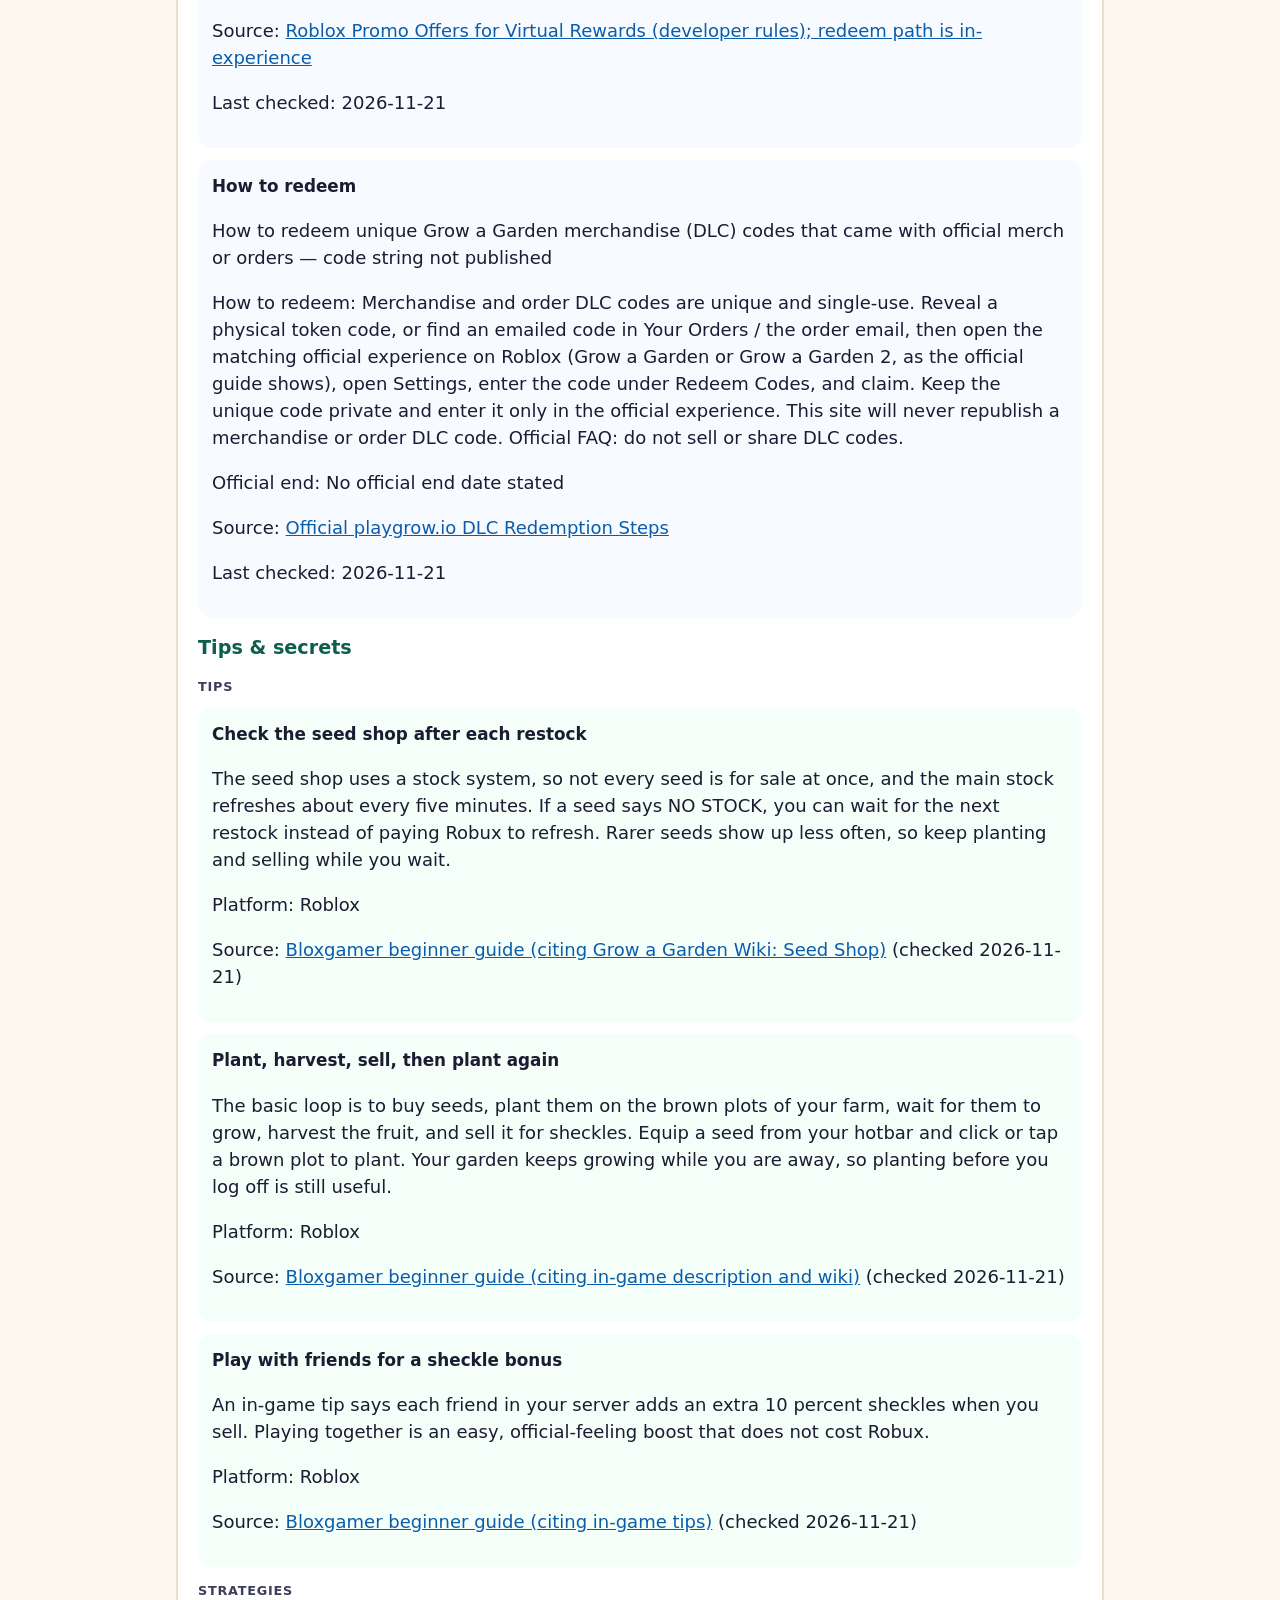
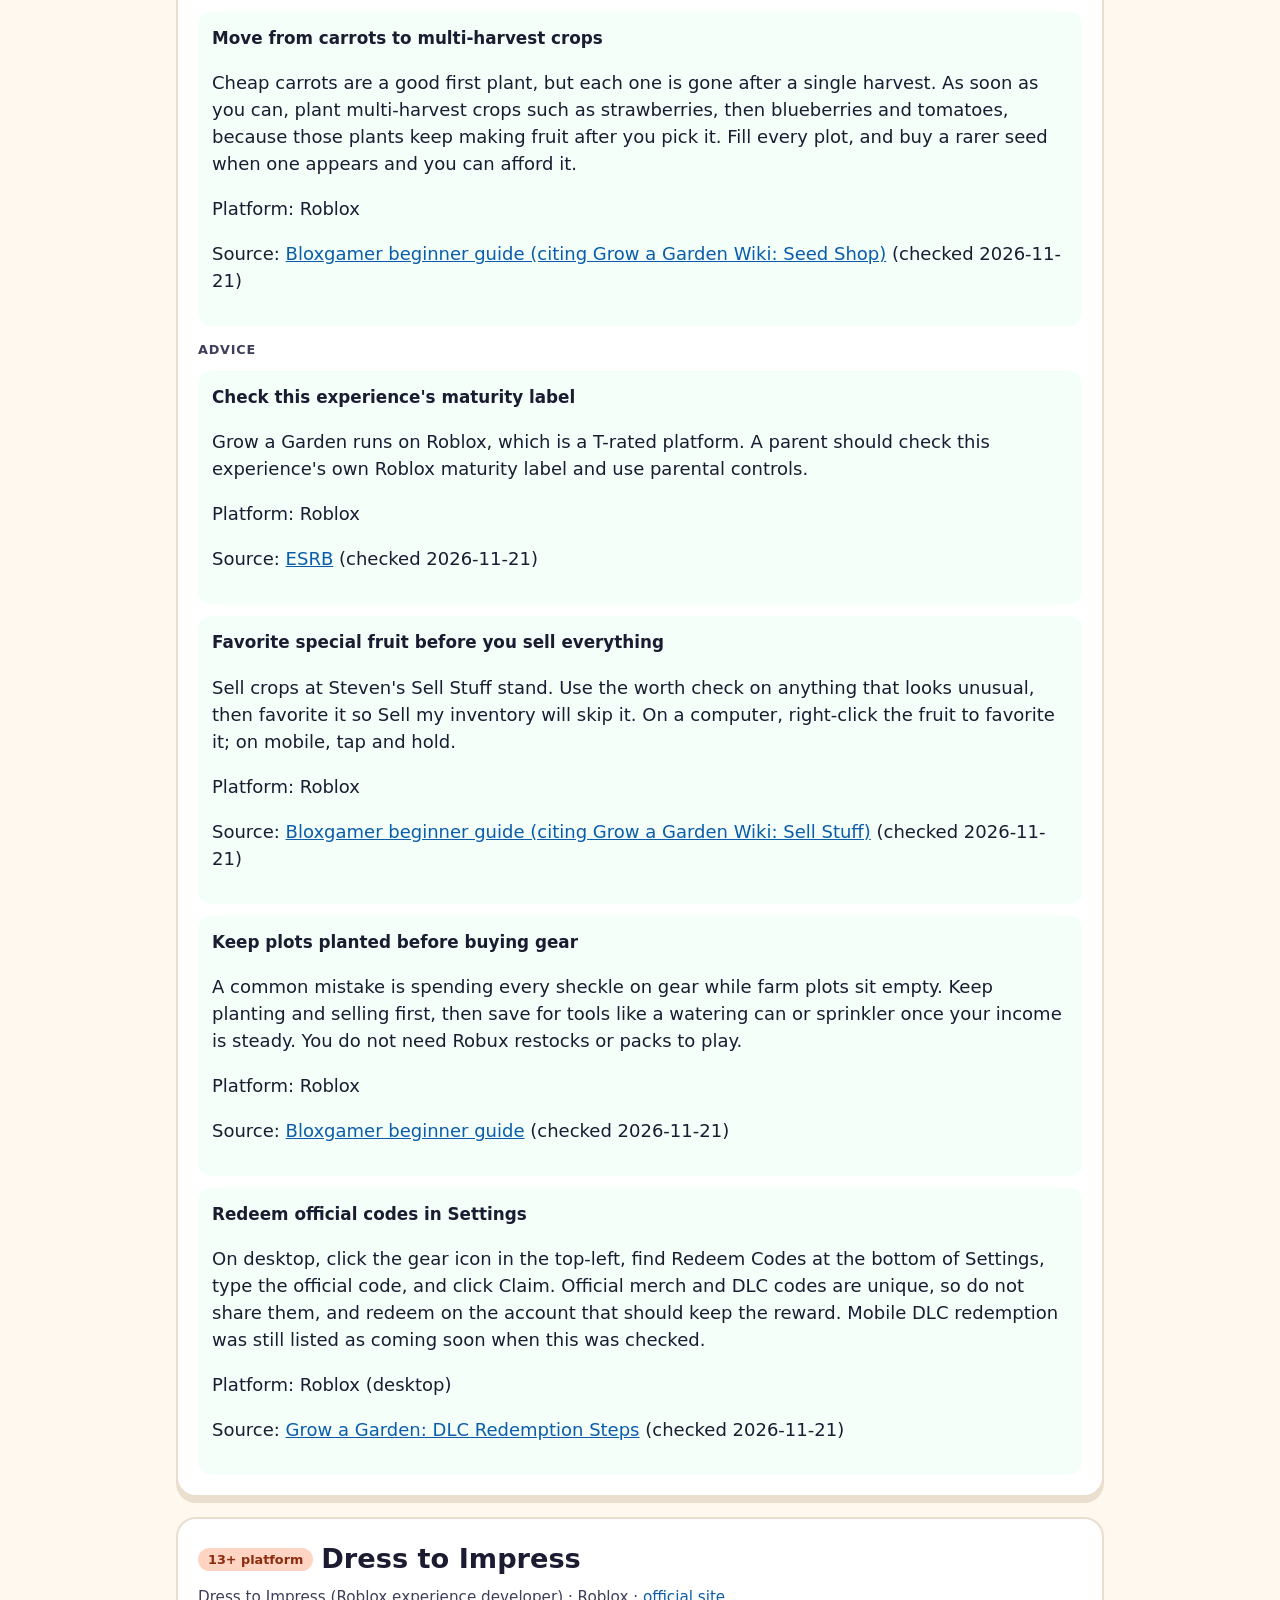
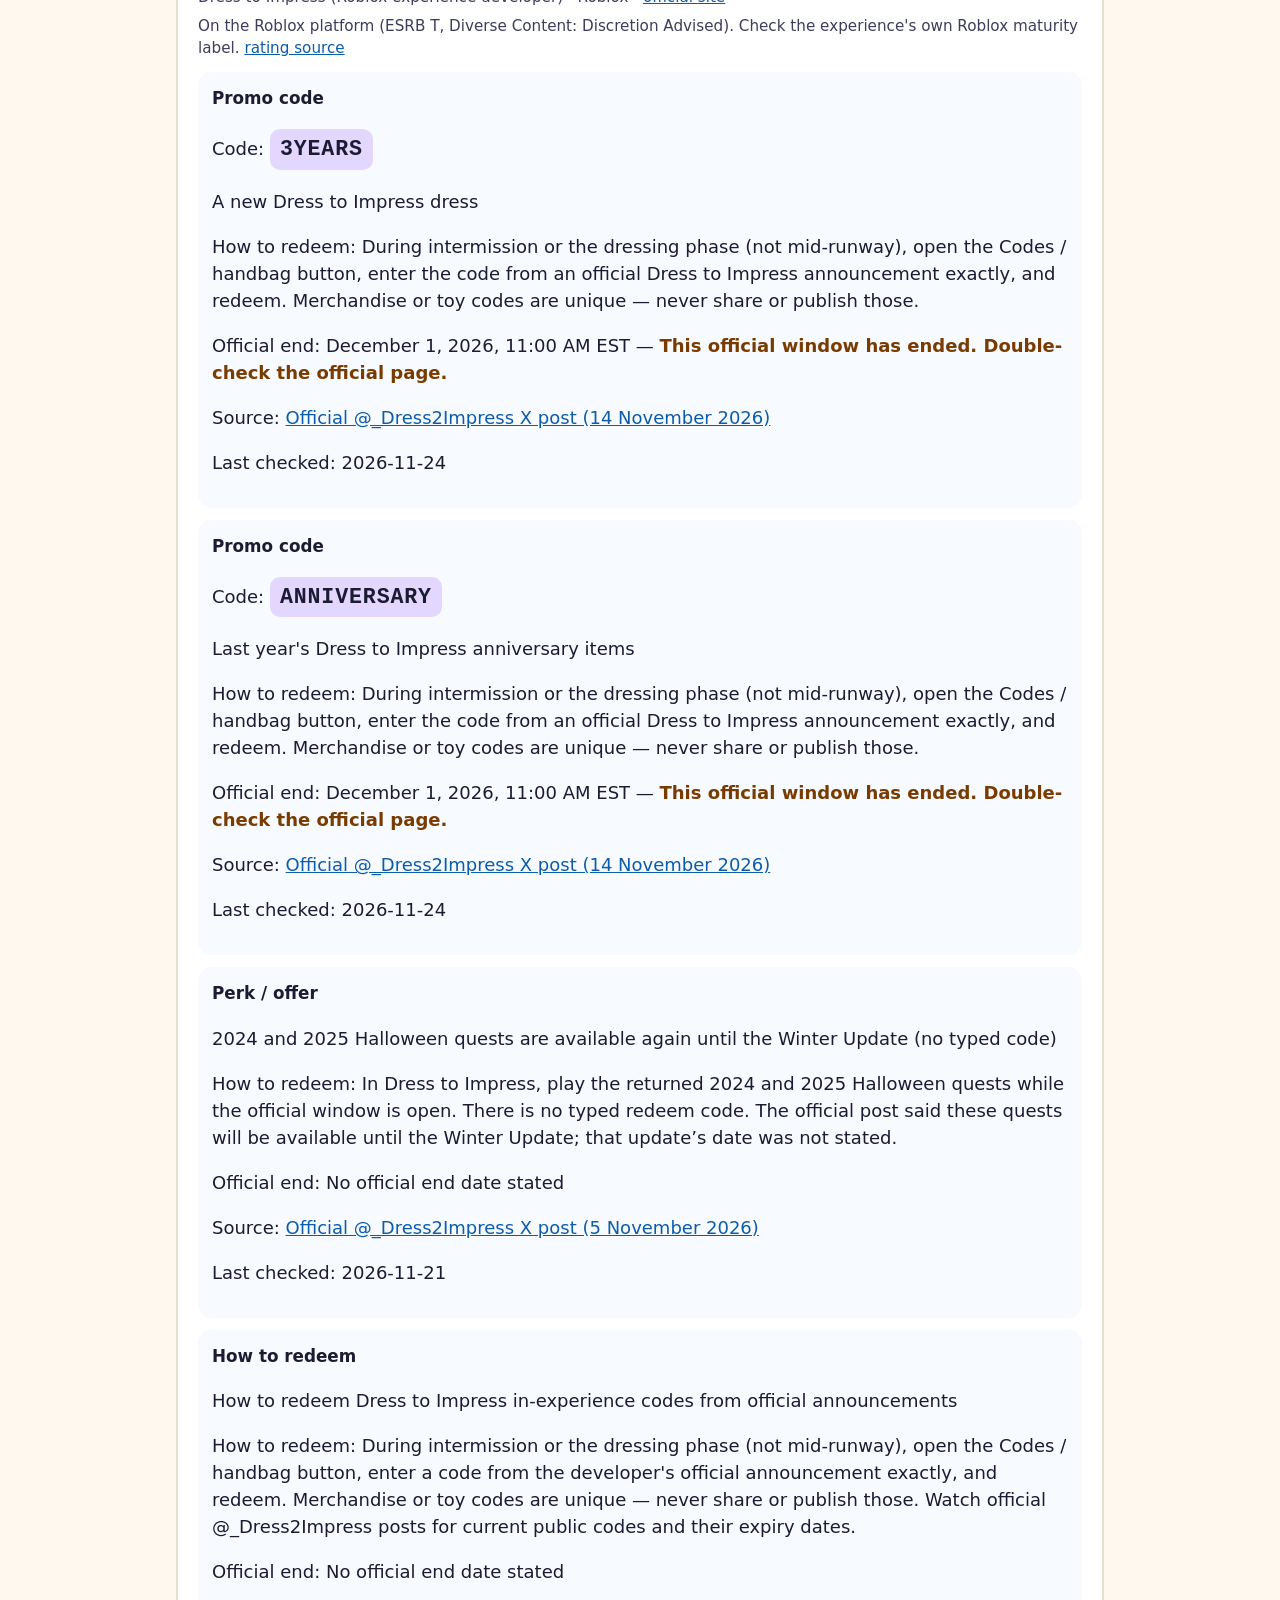
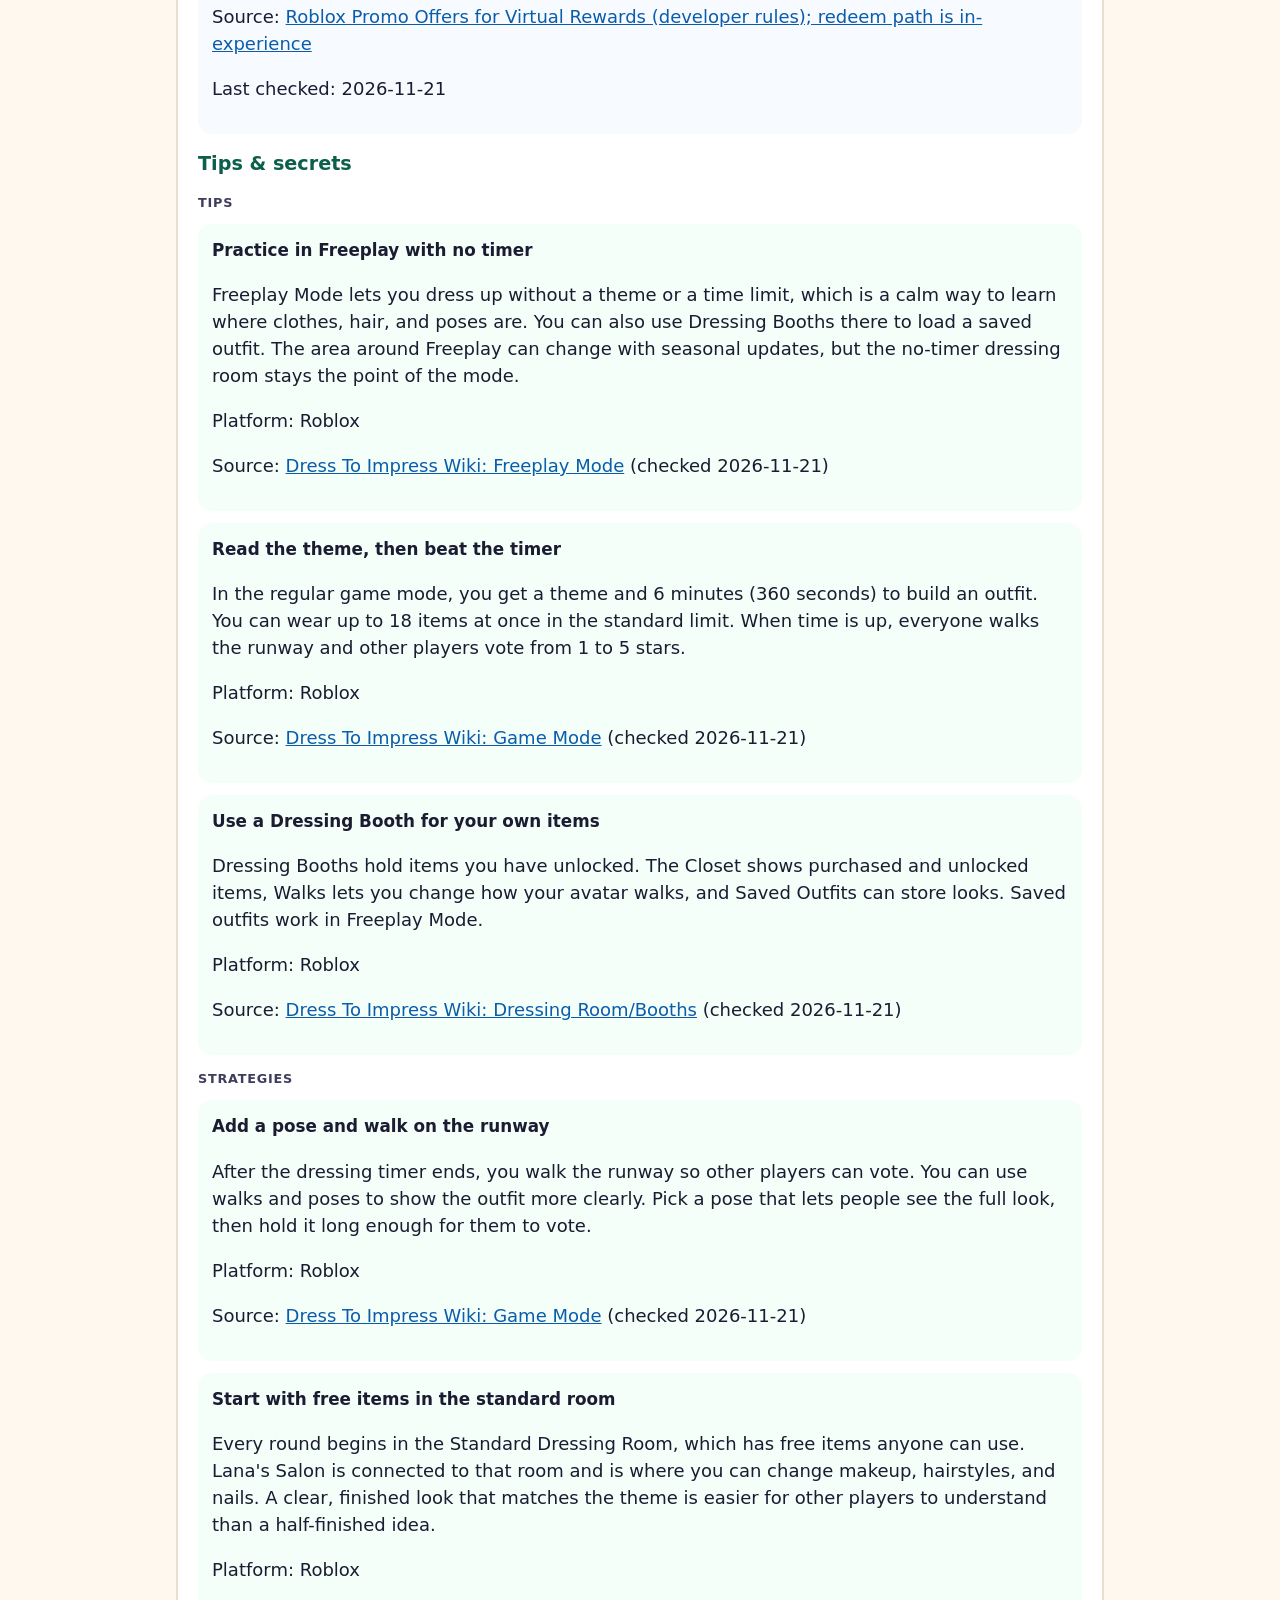
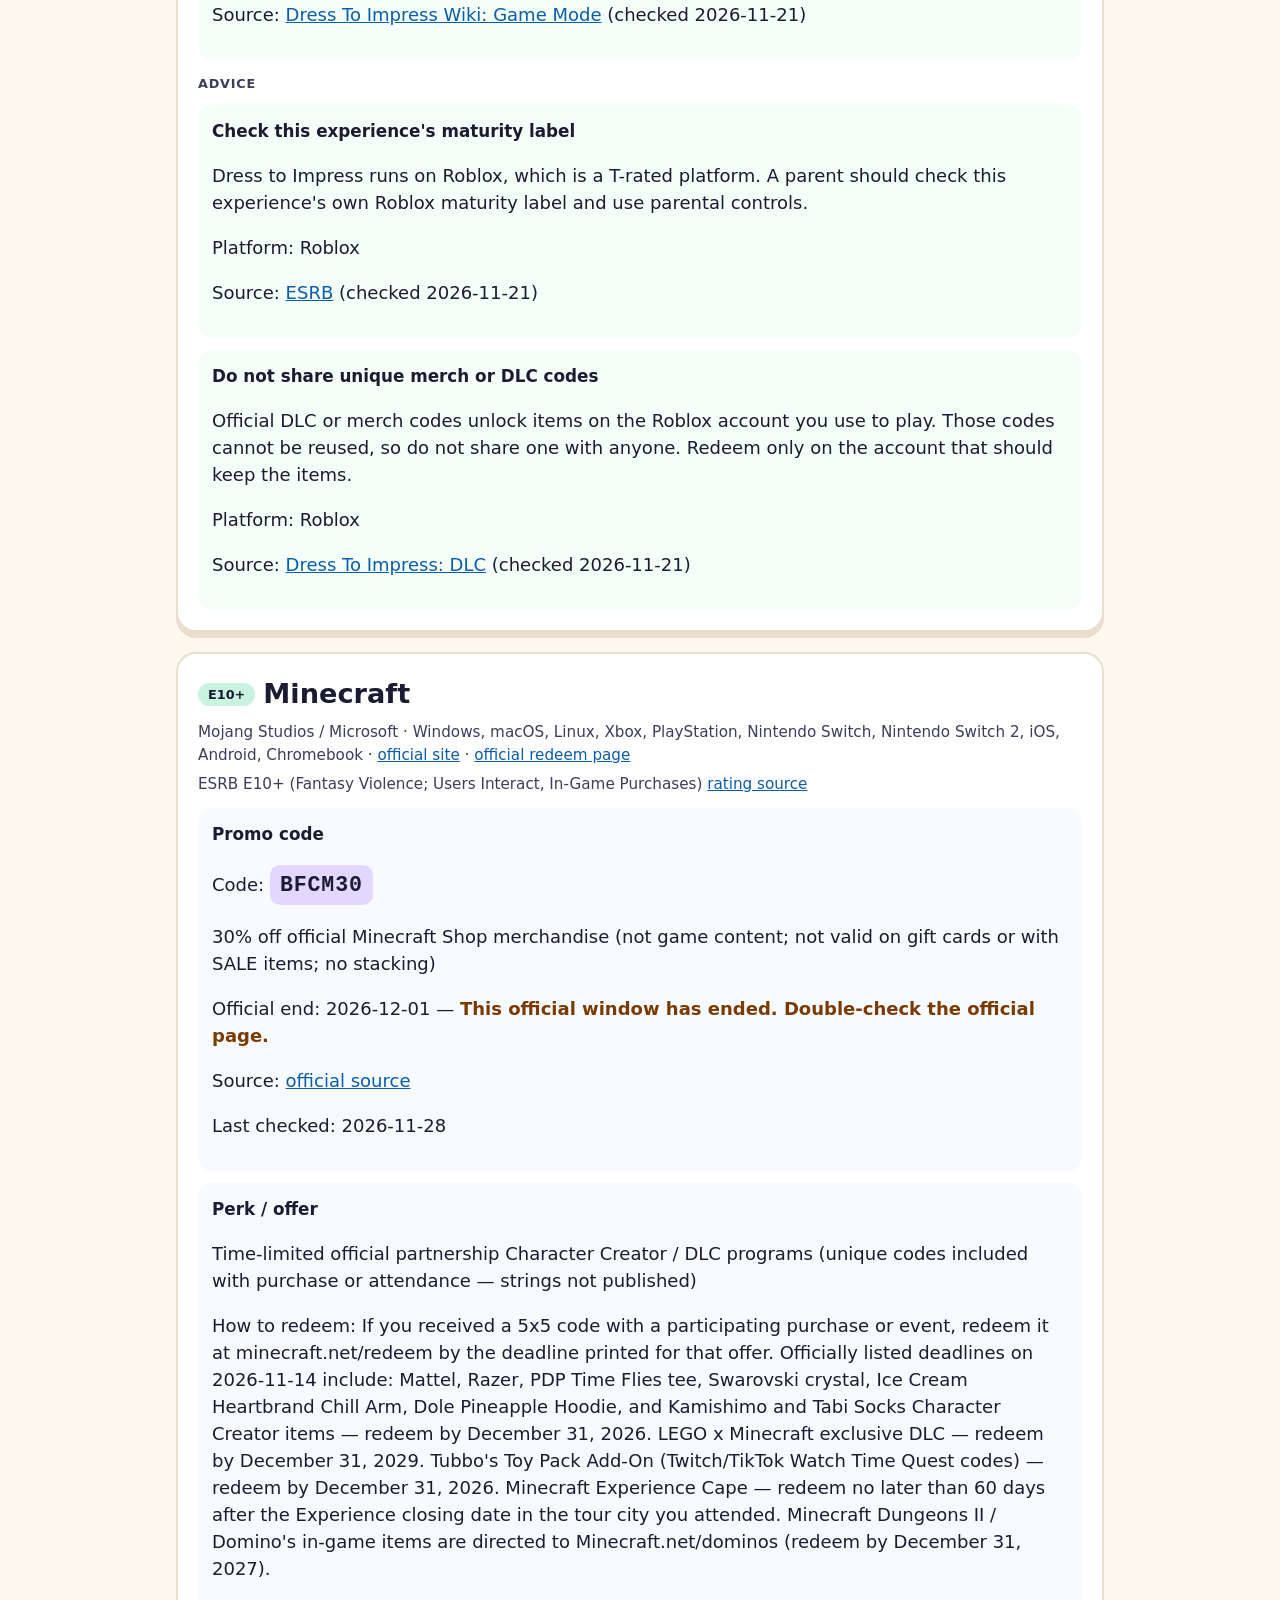
<file: codekeeper-search.html>
<!DOCTYPE html>
<html lang="en">
<head>
  <meta charset="utf-8">
  <meta name="viewport" content="width=device-width, initial-scale=1">
  <meta name="robots" content="noindex, nofollow">
  <title>Codekeeper — find game codes</title>
  <style>
    :root {
      --ink: #1b1b32;
      --muted: #3d3d5c;
      --paper: #fff8ef;
      --card: #ffffff;
      --sky: #d9f0ff;
      --sun: #ffe08a;
      --mint: #c9f2df;
      --peach: #ffd4c2;
      --lilac: #e4d7ff;
      --line: #eadfce;
      --link: #0b5cab;
      --teen: #8a2c0d;
    }
    * { box-sizing: border-box; }
    html, body { margin: 0; padding: 0; }
    body {
      font-family: "Segoe UI", "Avenir Next", "Avenir", "Century Gothic", system-ui, sans-serif;
      background: radial-gradient(1200px 500px at 10% -10%, var(--sky), transparent 60%),
                  radial-gradient(900px 400px at 100% 0%, var(--lilac), transparent 55%),
                  var(--paper);
      color: var(--ink);
      line-height: 1.5;
      font-size: 18px;
    }
    .wrap { max-width: 960px; margin: 0 auto; padding: 24px 16px 64px; }
    .skip { position: absolute; left: -999px; }
    .skip:focus { left: 16px; top: 16px; background: #fff; padding: 8px; }
    header.hero h1 { font-size: clamp(2rem, 5vw, 3rem); line-height: 1.15; margin: 0 0 8px; }
    .eyebrow { margin: 0 0 8px; font-weight: 700; letter-spacing: 0.04em; text-transform: uppercase; font-size: 0.85rem; color: #5b4aa8; }
    .lede { margin: 0 0 20px; font-size: 1.15rem; color: var(--muted); }
    .disclaimer {
      background: #fff;
      border: 3px solid #5b4aa8;
      border-radius: 18px;
      padding: 16px 18px;
      margin: 0 0 28px;
    }
    .disclaimer h2 { margin: 0 0 8px; font-size: 1.1rem; }
    .disclaimer ul { margin: 8px 0 0; padding-left: 1.2em; }
    .search-panel {
      background: var(--sun);
      border-radius: 24px;
      padding: 20px;
      margin-bottom: 28px;
      box-shadow: 0 8px 0 #e0b94b;
    }
    .search-panel label { display: block; font-weight: 800; font-size: 1.25rem; margin-bottom: 8px; }
    #q {
      width: 100%;
      font: inherit;
      font-size: 1.35rem;
      padding: 16px 18px;
      border: 3px solid var(--ink);
      border-radius: 16px;
      background: #fff;
    }
    #q:focus { outline: 4px solid #5b4aa8; outline-offset: 2px; }
    .hint { margin: 10px 0 0; font-weight: 600; }
    .card {
      background: var(--card);
      border: 2px solid var(--line);
      border-radius: 20px;
      padding: 20px;
      margin: 0 0 20px;
      box-shadow: 0 6px 0 var(--line);
    }
    .card h2 { margin: 0 0 6px; font-size: 1.7rem; display: flex; flex-wrap: wrap; gap: 8px; align-items: center; }
    .badge { display: inline-block; background: var(--mint); border-radius: 999px; padding: 2px 10px; font-size: 0.8rem; font-weight: 800; }
    .badge.teen { background: var(--peach); color: var(--teen); }
    .meta, .rating { margin: 0 0 6px; color: var(--muted); font-size: 0.95rem; }
    .item { background: #f7fbff; border-radius: 14px; padding: 14px; margin: 12px 0 0; }
    .item.deal { background: #fff7e8; }
    .item.tip { background: #f3fff8; }
    .item h3 { margin: 0 0 6px; font-size: 1.05rem; }
    .tips { margin-top: 16px; }
    .tips > h3 { margin: 16px 0 6px; font-size: 1.2rem; color: #0b5f4b; }
    .tip-kind { margin: 14px 0 0; font-size: 0.8rem; letter-spacing: 0.06em; text-transform: uppercase; color: var(--muted); }
    .code {
      font-family: ui-monospace, "Cascadia Code", "SF Mono", Menlo, monospace;
      font-size: 1.35rem;
      font-weight: 800;
      letter-spacing: 0.04em;
      background: var(--lilac);
      padding: 4px 10px;
      border-radius: 10px;
      display: inline-block;
    }
    .countdown { font-weight: 800; color: #7a3b00; }
    a { color: var(--link); }
    footer { margin-top: 32px; color: var(--muted); font-size: 0.95rem; }
    .empty { background: #fff; border-radius: 16px; padding: 18px; }
  </style>
</head>
<body>
  <a class="skip" href="#q">Skip to search</a>
  <div class="wrap">
    <header class="hero">
      <p class="eyebrow">Codekeeper · unofficial fan catalog</p>
      <h1>Find codes for the games you play</h1>
      <p class="lede">Type a game name or a tip keyword to see official, shareable codes, how to redeem them, current store prices, and kid-safe tips and secrets we have on file.</p>
    </header>

    <aside class="disclaimer" role="note">
      <h2>Please read this first</h2>
      <p>This is an unofficial fan resource. It is <strong>not affiliated with</strong> Roblox, Nintendo, Epic Games, Microsoft, Mojang, The Pokémon Company, Supercell, Niantic, Uplift Games, or any other game publisher.</p>
      <ul>
        <li>Codes can expire or stop working without notice. Always double-check on the official redeem page before you type a code.</li>
        <li>Never share your password, and never enter a code on a page that is not official.</li>
        <li>Ask a grown-up before you buy anything or enter a payment method.</li>
        <li>We never list unique gift-card, TCG pack, or prepaid code numbers — only how to redeem one you already have.</li>
        <li>This page keeps no accounts and no trackers. Search happens on this page, on your device.</li>
      </ul>
    </aside>

    <section class="search-panel">
      <label for="q">Search a game</label>
      <input id="q" type="search" autocomplete="off" spellcheck="false" placeholder="Try a game, or a tip like Lucky Egg or Neon Cave…">
      <p class="hint" id="search-status">Loading catalog…</p>
    </section>

    <main id="results"></main>

    <footer>
      <p>Catalog snapshot: <span id="generated-at"></span>. Always confirm details on the official source link.</p>
      <p>This page does not collect personal information. A later version with accounts or email alerts would need a reviewed privacy policy first.</p>
    </footer>
  </div>
  <script id="catalog" type="application/json">{"generated_at":"2026-11-28 13:02:14 UTC","disclaimer":"Unofficial fan resource. Not affiliated with Roblox, Epic Games, Nintendo, The Pokémon Company, Microsoft, Mojang, Supercell, Niantic, or other publishers. Codes expire and can be cancelled. Always confirm on the official redeem page before entering anything. This site does not collect personal information.","games":[{"id":1,"name":"Roblox","slug":"roblox","aliases":"Roblox platform, Roblox promo codes","franchise_or_platform":"Roblox (platform)","publisher":"Roblox Corporation","platforms":"Windows, macOS, iOS, Android, Xbox, PlayStation, Meta Quest","age_rating":"ESRB T for Teen (Diverse Content: Discretion Advised; Users Interact; In-Game Purchases, Includes Random Items)","age_rating_source_url":"https://www.esrb.org/blog/what-parents-need-to-know-about-roblox-2/","audience_label":"13+","kid_priority":"mvp","official_site":"https://www.roblox.com","official_redeem_url":"https://www.roblox.com/redeem","notes":"The Roblox platform is rated T because user-created experiences vary widely. Use parental controls. Official promo codes are redeemed at roblox.com/redeem in a web browser (not typically in the regular app). Promo codes may expire or only be active briefly. Sites promising free Robux via generators are scams. Do not scrape roblox.com; watch official channels only. Never auto-redeem.","sort_priority":10},{"id":2,"name":"Adopt Me!","slug":"adopt-me","aliases":"Adopt Me, playadopt.me, Uplift Games Adopt Me","franchise_or_platform":"Roblox experience","publisher":"Uplift Games","platforms":"Roblox","age_rating":"On the Roblox platform (ESRB T, Diverse Content: Discretion Advised). Check the experience's own Roblox maturity label.","age_rating_source_url":"https://www.esrb.org/blog/what-parents-need-to-know-about-roblox-2/","audience_label":"13+ platform","kid_priority":"mvp","official_site":"https://www.playadopt.me/","official_redeem_url":"https://www.playadopt.me/redeem","notes":"In-experience codes are entered at the Code Redemption Kiosk in the Safety Hub (next to Agent Ruhi). Merchandise/DLC codes included with official merch are unique and single-use — this catalog never republishes those strings. Watch only official Uplift / @PlayAdoptMe channels. Do not scrape the Roblox experience.","sort_priority":20},{"id":3,"name":"Grow a Garden","slug":"grow-a-garden","aliases":"GaG, Grow a Garden Roblox","franchise_or_platform":"Roblox experience","publisher":"The Garden Game (Roblox experience developer)","platforms":"Roblox","age_rating":"On the Roblox platform (ESRB T, Diverse Content: Discretion Advised). Check the experience's own Roblox maturity label.","age_rating_source_url":"https://www.esrb.org/blog/what-parents-need-to-know-about-roblox-2/","audience_label":"13+ platform","kid_priority":"mvp","official_site":"https://playgrow.io/","official_redeem_url":null,"notes":"In-experience redeem box is typically in Settings. Official channels: @GrowaGardenRblx, playgrow.io, and the official experience page. playgrow.io currently points Play the Game at Grow a Garden 2, a separate experience. Official code tweets often do not name which game. No original-game public code was confirmed as still live on 2026-11-19. Do not scrape the experience. Never auto-redeem.","sort_priority":30},{"id":4,"name":"Dress to Impress","slug":"dress-to-impress","aliases":"DTI, Dress To Impress Roblox","franchise_or_platform":"Roblox experience","publisher":"Dress to Impress (Roblox experience developer)","platforms":"Roblox","age_rating":"On the Roblox platform (ESRB T, Diverse Content: Discretion Advised). Check the experience's own Roblox maturity label.","age_rating_source_url":"https://www.esrb.org/blog/what-parents-need-to-know-about-roblox-2/","audience_label":"13+ platform","kid_priority":"mvp","official_site":"https://playdresstoimpress.com/","official_redeem_url":null,"notes":"In-experience codes are typically entered via the Codes / handbag button during intermission or dressing (not mid-runway). Official channels: @_Dress2Impress and playdresstoimpress.com. Verified live anniversary codes from the official 14 November 2026 post are stored as active (expire 1 December 2026, 11 AM EST). Merchandise codes are unique and are never republished here. Do not scrape the experience. Never auto-redeem.","sort_priority":40},{"id":5,"name":"Minecraft","slug":"minecraft","aliases":"Minecraft Java, Minecraft Bedrock, Minecraft Java & Bedrock Edition, MC","franchise_or_platform":"Minecraft","publisher":"Mojang Studios / Microsoft","platforms":"Windows, macOS, Linux, Xbox, PlayStation, Nintendo Switch, Nintendo Switch 2, iOS, Android, Chromebook","age_rating":"ESRB E10+ (Fantasy Violence; Users Interact, In-Game Purchases)","age_rating_source_url":"https://www.esrb.org/ratings/39546/minecraft/","audience_label":"E10+","kid_priority":"mvp","official_site":"https://www.minecraft.net","official_redeem_url":"https://www.minecraft.net/en-us/redeem","notes":"Most Minecraft redeem codes are unique 25-digit (5x5) codes tied to a gift card, purchase, or event attendance. This catalog explains how to redeem them and lists official program deadlines, but never republishes unique code strings. A Microsoft account is required. Codes can be used once. Some older Java-only or region-specific codes have limits.","sort_priority":50},{"id":6,"name":"Pokémon Pokopia","slug":"pokemon-pokopia","aliases":"Pokopia, Pokemon Pokopia","franchise_or_platform":"Pokémon","publisher":"The Pokémon Company / Nintendo","platforms":"Nintendo Switch 2","age_rating":"ESRB E for Everyone (Users Interact, In-Game Purchases)","age_rating_source_url":"https://www.esrb.org/ratings/41026/pokemon-pokopia/","audience_label":"E","kid_priority":"mvp","official_site":"https://www.pokemon.com/us/news/get-stylish-and-cozy-furniture-sets-as-pokemon-pokopia-mystery-gifts","official_redeem_url":null,"notes":"Life simulation, released March 5, 2026, Switch 2 exclusive. Mystery Gifts are claimed at a Pokémon Center PC: Get Items > Mystery Gifts > Get with Code/Password.","sort_priority":60},{"id":7,"name":"Pokémon Legends: Z-A","slug":"pokemon-legends-z-a","aliases":"Pokémon Legends ZA, Pokemon Legends Z-A, Legends Z-A, Z-A","franchise_or_platform":"Pokémon","publisher":"The Pokémon Company / Nintendo / GAME FREAK","platforms":"Nintendo Switch, Nintendo Switch 2","age_rating":"ESRB E10+ (Fantasy Violence; In-Game Purchases)","age_rating_source_url":"https://www.esrb.org/ratings/40484/pokemon-legends-z-a/","audience_label":"E10+","kid_priority":"mvp","official_site":"https://www.pokemon.com/us/news/get-shiny-xerneas-in-pokemon-legends-z-a-via-mystery-gift","official_redeem_url":null,"notes":"Action RPG, released October 16, 2025. Mystery Gifts: main menu > Link Play > Mystery Gift > Get with Code/Password. Save after redeeming.","sort_priority":70},{"id":8,"name":"Pokémon Scarlet and Violet","slug":"pokemon-scarlet-violet","aliases":"Pokémon Scarlet, Pokémon Violet, Pokemon Scarlet, Pokemon Violet, SV, Paldea","franchise_or_platform":"Pokémon","publisher":"The Pokémon Company / Nintendo / GAME FREAK","platforms":"Nintendo Switch, Nintendo Switch 2","age_rating":"ESRB E (confirm on the official product page; not independently re-opened on an ESRB title page this pass)","age_rating_source_url":"https://www.nintendo.com/us/store/products/pokemon-scarlet-switch/","audience_label":"E","kid_priority":"mvp","official_site":"https://scarletviolet.pokemon.com","official_redeem_url":null,"notes":"Mystery Gift unlocks after reaching the first Pokémon Center: X > Poké Portal > Mystery Gift > Get with Code/Password, or Get via Internet. No shareable serial code was found on an official pokemon.com page on 2026-11-14, so none are published as active. Fan-site lists were not used as proof.","sort_priority":80},{"id":9,"name":"Pokémon GO","slug":"pokemon-go","aliases":"Pokemon GO, Pokémon Go, Pogo","franchise_or_platform":"Pokémon","publisher":"Niantic / The Pokémon Company","platforms":"iOS, Android","age_rating":"See the official App Store / Google Play listing (not independently re-confirmed on an ESRB title page this pass).","age_rating_source_url":"https://www.pokemongolive.com/redeem","audience_label":null,"kid_priority":"mvp","official_site":"https://pokemongolive.com","official_redeem_url":"https://www.pokemongolive.com/redeem","notes":"Offer and gift-card codes are redeemed while signed in at the official Code Redemption page. Gift-card codes are unique and are never republished here. No official public offer code was listed on the official redeem page when it was opened on 2026-11-14.","sort_priority":90},{"id":10,"name":"Pokémon TCG Live","slug":"pokemon-tcg-live","aliases":"Pokemon TCG Live, TCG Live, Pokémon Trading Card Game Live","franchise_or_platform":"Pokémon","publisher":"The Pokémon Company","platforms":"Windows, iOS, Android","age_rating":"See official store listings (not independently re-confirmed on an ESRB title page this pass).","age_rating_source_url":"https://support.pokemon.com/hc/en-us/articles/6488400519444-Code-Card-Redemption-FAQ","audience_label":null,"kid_priority":"mvp","official_site":"https://www.pokemon.com","official_redeem_url":"https://redeem.tcg.pokemon.com/en-us/","notes":"Pack and product code cards are unique, single-use entitlements. This catalog only explains how to redeem them and never republishes a unique TCG code.","sort_priority":100},{"id":11,"name":"Fortnite","slug":"fortnite","aliases":"Fortnite Battle Royale, Fortnite Creative, LEGO Fortnite, FN","franchise_or_platform":"Epic Games / Fortnite","publisher":"Epic Games","platforms":"Windows, PlayStation, Xbox, Nintendo Switch, Nintendo Switch 2, iOS, Android","age_rating":"ESRB T for Teen (Animated Blood, Lyrics, Suggestive Themes, Violence; Users Interact, In-Game Purchases)","age_rating_source_url":"https://www.esrb.org/ratings/41678/fortnite-battle-royale/","audience_label":"13+","kid_priority":"age-gated","official_site":"https://www.fortnite.com","official_redeem_url":"https://store.epicgames.com/en-US/redeem","notes":"Rated T — labeled 13+, not a young-kids default. Creator codes support a creator on eligible purchases; they do not give the player free V-Bucks or skins. A player's Support-A-Creator selection lasts 14 days (then can be re-entered); that is not the code expiring. Epic Terms restrict bot automation of licensed products — never auto-redeem or scrape the Epic Store or Fortnite client. Watch official Fortnite/Epic news only. No official public redeem-code list was found on 2026-11-14.","sort_priority":110},{"id":12,"name":"Animal Crossing: New Horizons","slug":"animal-crossing-new-horizons","aliases":"ACNH, Animal Crossing, New Horizons, Animal Crossing Switch 2 Edition","franchise_or_platform":"Nintendo / Animal Crossing","publisher":"Nintendo","platforms":"Nintendo Switch, Nintendo Switch 2","age_rating":"ESRB E (Comic Mischief, Mild Fantasy Violence; Users Interact, In-Game Purchases)","age_rating_source_url":"https://www.nintendo.com/us/store/products/animal-crossing-new-horizons-switch/","audience_label":"E","kid_priority":"mvp","official_site":"https://animalcrossing.nintendo.com","official_redeem_url":"https://www.nintendo.com/us/online/nintendo-switch-online/special-offers/","notes":"Shareable typed promo codes are uncommon. Official Nintendo Switch Online Special Offers include in-game item bonuses for members. Unique eShop voucher or gift-card codes are never republished.","sort_priority":120},{"id":13,"name":"Brawl Stars","slug":"brawl-stars","aliases":"BrawlStars, Supercell Brawl Stars","franchise_or_platform":"Supercell","publisher":"Supercell","platforms":"iOS, Android","age_rating":"Google Play: Everyone 10+ (Fantasy Violence, Crude Humor; Users Interact, In-Game Purchases, Includes Random Items). An ESRB.org title page was not successfully opened in the planning research.","age_rating_source_url":"https://play.google.com/store/apps/details?id=com.supercell.brawlstars&hl=en_US","audience_label":"E10+","kid_priority":"mvp","official_site":"https://store.supercell.com/brawlstars","official_redeem_url":"https://store.supercell.com/brawlstars","notes":"Official Supercell Store is the redeem channel. The exact in-page 'Redeem a Store Code' control was not confirmed first-hand in this pass, so no store-code strings are published as active. Gift-card codes are unique and are never republished. Includes random-item purchases — not a gambling promo, but called out for parents.","sort_priority":130}],"codes":[{"id":1,"game_id":1,"game_name":"Roblox","game_slug":"roblox","type":"how_to_only","code_text":null,"reward":"How to redeem official Roblox promo, event, or gift-card codes (no public code listed here)","platforms":"Web browser (roblox.com/redeem). The regular Roblox app and most consoles cannot redeem platform codes.","region_lock":"unspecified — not stated by official source","status":"active","start_date":null,"expiry_date":null,"source_url":"https://en.help.roblox.com/hc/en-us/articles/360029650831-How-Do-I-Redeem-a-Promo-Code","source_name":"Roblox Support","date_checked":"2026-11-27","redeem_instructions":"Log in at roblox.com on the account that should receive the item. Open https://www.roblox.com/redeem, enter the code exactly, and select Redeem. Official help says a successful code may grant Credit, Robux, or a virtual item depending on the type of code you already have. Promo codes may expire or only be active briefly. Never share unique gift-card numbers. Ignore any site that promises free Robux generators — those are scams.","notes":"Official pages still do not publish a shareable platform-wide promo-code list. Rechecked 2026-11-21: official Roblox help still explains how to redeem but names no current public promo string, and no official @Roblox post in 2026 was found announcing a live public promo code (search covered promo / promocode / redeem / SPIDERCOLA). Never share unique gift-card numbers. Sites promising free Robux generators are scams.","expiry_at":null,"expiry_label":"No official end date stated"},{"id":3,"game_id":2,"game_name":"Adopt Me!","game_slug":"adopt-me","type":"how_to_only","code_text":null,"reward":"How to redeem Adopt Me! promotional (free) codes at the in-game kiosk","platforms":"Roblox — Adopt Me! experience","region_lock":"unspecified — not stated by official source","status":"active","start_date":null,"expiry_date":null,"source_url":"https://www.playadopt.me/redeem","source_name":"Official Adopt Me! redeem page (Uplift Games)","date_checked":"2026-11-27","redeem_instructions":"Inside Adopt Me!, go to the Safety Hub, find Agent Ruhi next to the Code Redemption Kiosk, open the kiosk, type the code under Enter Your Code, and redeem. Official terms: no purchase is necessary for promotional codes; codes are limited-time and may be cancelled at any time; each code is one-time use; items have no cash value and may not be traded, exchanged, gifted, or sold. Watch official @PlayAdoptMe channels for any new public codes.","notes":"The official redeem page documents the kiosk and rules but does not list a current public code string. Rechecked 2026-11-21: latest official news (Quality of Life Improvements, 20 November 2026) and official @PlayAdoptMe posts since June listed no still-open official window for a current public code.","expiry_at":null,"expiry_label":"No official end date stated"},{"id":4,"game_id":2,"game_name":"Adopt Me!","game_slug":"adopt-me","type":"how_to_only","code_text":null,"reward":"How to redeem unique Adopt Me! merchandise (DLC) codes that came with official merch — code string not published","platforms":"Roblox — Adopt Me! experience","region_lock":"unspecified — not stated by official source","status":"active","start_date":null,"expiry_date":null,"source_url":"https://www.playadopt.me/redeem","source_name":"Official Adopt Me! redeem page (Uplift Games)","date_checked":"2026-11-27","redeem_instructions":"Merchandise codes come only with eligible official Adopt Me! merchandise. Redeem them at the same in-game Code Redemption Kiosk. Keep the unique code private and enter it only in the official kiosk. This site will never republish a merchandise code.","notes":"is_single_use_unique=1 and code_text is empty, by design. Rechecked 2026-11-21; merch/DLC strings are still never republished.","expiry_at":null,"expiry_label":"No official end date stated"},{"id":5,"game_id":3,"game_name":"Grow a Garden","game_slug":"grow-a-garden","type":"how_to_only","code_text":null,"reward":"How to redeem Grow a Garden in-experience codes (no official public code confirmed this pass)","platforms":"Roblox — Grow a Garden experience","region_lock":"unspecified — not stated by official source","status":"active","start_date":null,"expiry_date":null,"source_url":"https://en.help.roblox.com/hc/en-us/articles/10549651908244-Promo-Offers-for-Virtual-Rewards","source_name":"Roblox Promo Offers for Virtual Rewards (developer rules); redeem path is in-experience","date_checked":"2026-11-21","redeem_instructions":"Open Grow a Garden, use the in-experience Settings / Redeem Codes field, enter a code from the developer's official announcement exactly, and claim. Only trust codes posted on the developer's official channels. Unofficial 'working codes' lists disagreed with each other on 2026-11-14, so none are published as active here.","notes":"Official @GrowaGardenRblx posts and the official experience / playgrow.io pages were opened on 2026-11-21. No current official public code for the original game was confirmed as still live. Older official codes remain stored as unverified until they are reconfirmed. Grow a Garden 2 is a separate experience. Official merch/DLC codes are unique and are never republished here.","expiry_at":null,"expiry_label":"No official end date stated"},{"id":35,"game_id":3,"game_name":"Grow a Garden","game_slug":"grow-a-garden","type":"how_to_only","code_text":null,"reward":"How to redeem unique Grow a Garden merchandise (DLC) codes that came with official merch or orders — code string not published","platforms":"Roblox — Grow a Garden or Grow a Garden 2, as named on the official DLC guide","region_lock":"unspecified — not stated by official source","status":"active","start_date":null,"expiry_date":null,"source_url":"https://playgrow.io/pages/dlc-redemption-steps","source_name":"Official playgrow.io DLC Redemption Steps","date_checked":"2026-11-21","redeem_instructions":"Merchandise and order DLC codes are unique and single-use. Reveal a physical token code, or find an emailed code in Your Orders / the order email, then open the matching official experience on Roblox (Grow a Garden or Grow a Garden 2, as the official guide shows), open Settings, enter the code under Redeem Codes, and claim. Keep the unique code private and enter it only in the official experience. This site will never republish a merchandise or order DLC code. Official FAQ: do not sell or share DLC codes.","notes":"is_single_use_unique=1 and code_text is empty, by design. Official guide checked 2026-11-21. playgrow.io currently also documents redemption for Grow a Garden 2, a separate experience.","expiry_at":null,"expiry_label":"No official end date stated"},{"id":21,"game_id":4,"game_name":"Dress to Impress","game_slug":"dress-to-impress","type":"promo_redeem","code_text":"3YEARS","reward":"A new Dress to Impress dress","platforms":"Roblox — Dress to Impress experience","region_lock":"unspecified — not stated by official source","status":"active","start_date":"2026-11-14","expiry_date":"2026-12-01","source_url":"https://x.com/_Dress2Impress/status/2121678165781418392","source_name":"Official @_Dress2Impress X post (14 November 2026)","date_checked":"2026-11-24","redeem_instructions":"During intermission or the dressing phase (not mid-runway), open the Codes / handbag button, enter the code from an official Dress to Impress announcement exactly, and redeem. Merchandise or toy codes are unique — never share or publish those.","notes":"Official post (full text) says ANNIVERSARY and 3YEARS expire December 1st, 11 AM EST. expiry_date is stored as 2026-12-01 so the daily expire job will mark it expired the following calendar day. Region was not stated. Rechecked 2026-11-21: the official @_Dress2Impress post is still live and no later official post ended these codes. Rechecked 2026-11-24: official X blocked (403); community wiki and trackers still list it until 2026-12-01. Remains active per prior official post.","expiry_at":"2026-12-01T11:00:00-05:00","expiry_label":"December 1, 2026, 11:00 AM EST"},{"id":20,"game_id":4,"game_name":"Dress to Impress","game_slug":"dress-to-impress","type":"promo_redeem","code_text":"ANNIVERSARY","reward":"Last year's Dress to Impress anniversary items","platforms":"Roblox — Dress to Impress experience","region_lock":"unspecified — not stated by official source","status":"active","start_date":"2026-11-14","expiry_date":"2026-12-01","source_url":"https://x.com/_Dress2Impress/status/2121678165781418392","source_name":"Official @_Dress2Impress X post (14 November 2026)","date_checked":"2026-11-24","redeem_instructions":"During intermission or the dressing phase (not mid-runway), open the Codes / handbag button, enter the code from an official Dress to Impress announcement exactly, and redeem. Merchandise or toy codes are unique — never share or publish those.","notes":"Official post (full text) says ANNIVERSARY and 3YEARS expire December 1st, 11 AM EST. The same post also announced a 3X candy currency coupon that had to be activated by November 16, 2 PM EST; that perk is not a typed code and had already ended when this row was first added. Region was not stated. Rechecked 2026-11-21: the official @_Dress2Impress post is still live and no later official post ended these codes. Rechecked 2026-11-24: official X blocked (403); community wiki and trackers still list it until 2026-12-01. Remains active per prior official post.","expiry_at":"2026-12-01T11:00:00-05:00","expiry_label":"December 1, 2026, 11:00 AM EST"},{"id":34,"game_id":4,"game_name":"Dress to Impress","game_slug":"dress-to-impress","type":"perk","code_text":null,"reward":"2024 and 2025 Halloween quests are available again until the Winter Update (no typed code)","platforms":"Roblox — Dress to Impress experience","region_lock":"unspecified — not stated by official source","status":"active","start_date":"2026-11-05","expiry_date":null,"source_url":"https://x.com/_Dress2Impress/status/2118448667866923135","source_name":"Official @_Dress2Impress X post (5 November 2026)","date_checked":"2026-11-21","redeem_instructions":"In Dress to Impress, play the returned 2024 and 2025 Halloween quests while the official window is open. There is no typed redeem code. The official post said these quests will be available until the Winter Update; that update’s date was not stated.","notes":"Official announcement checked 2026-11-21. Later official posts (including the 14 November anniversary codes post) did not end this window. Expiry stays blank until an official Winter Update end date is published.","expiry_at":null,"expiry_label":"No official end date stated"},{"id":6,"game_id":4,"game_name":"Dress to Impress","game_slug":"dress-to-impress","type":"how_to_only","code_text":null,"reward":"How to redeem Dress to Impress in-experience codes from official announcements","platforms":"Roblox — Dress to Impress experience","region_lock":"unspecified — not stated by official source","status":"active","start_date":null,"expiry_date":null,"source_url":"https://en.help.roblox.com/hc/en-us/articles/10549651908244-Promo-Offers-for-Virtual-Rewards","source_name":"Roblox Promo Offers for Virtual Rewards (developer rules); redeem path is in-experience","date_checked":"2026-11-21","redeem_instructions":"During intermission or the dressing phase (not mid-runway), open the Codes / handbag button, enter a code from the developer's official announcement exactly, and redeem. Merchandise or toy codes are unique — never share or publish those. Watch official @_Dress2Impress posts for current public codes and their expiry dates.","notes":"Official @_Dress2Impress posts were opened first-hand on 2026-11-21. Verified live codes ANNIVERSARY and 3YEARS (expire 1 December 2026, 11 AM EST) are listed here. Official code RDC2026 was confirmed expired (ended 19 September 2026, 11 AM EST) and is stored as expired. Other official posts without a still-open window stay unverified until they are reconfirmed as still live. Merchandise codes are unique and are never republished here.","expiry_at":null,"expiry_label":"No official end date stated"},{"id":44,"game_id":5,"game_name":"Minecraft","game_slug":"minecraft","type":"promo_redeem","code_text":"BFCM30","reward":"30% off official Minecraft Shop merchandise (not game content; not valid on gift cards or with SALE items; no stacking)","platforms":"Web: shop.minecraft.net checkout","region_lock":"unspecified — not stated by official source","status":"active","start_date":"2026-11-16","expiry_date":"2026-12-01","source_url":"https://minecraftshop.com/pages/promotional-disclaimers","source_name":null,"date_checked":"2026-11-28","redeem_instructions":null,"notes":"Checked 2026-11-26 against Minecraft Shop disclaimers page (unchanged).","expiry_at":"2026-12-01T23:59:59-05:00","expiry_label":"2026-12-01"},{"id":8,"game_id":5,"game_name":"Minecraft","game_slug":"minecraft","type":"perk","code_text":null,"reward":"Time-limited official partnership Character Creator / DLC programs (unique codes included with purchase or attendance — strings not published)","platforms":"Varies by offer; official page lists Xbox and PC for some add-ons, with playable cross-platform after redemption where stated","region_lock":"unspecified — not stated by official source","status":"active","start_date":null,"expiry_date":"2026-12-31","source_url":"https://www.minecraft.net/en-us/redeem","source_name":"Official Minecraft redeem page","date_checked":"2026-11-24","redeem_instructions":"If you received a 5x5 code with a participating purchase or event, redeem it at minecraft.net/redeem by the deadline printed for that offer. Officially listed deadlines on 2026-11-14 include: Mattel, Razer, PDP Time Flies tee, Swarovski crystal, Ice Cream Heartbrand Chill Arm, Dole Pineapple Hoodie, and Kamishimo and Tabi Socks Character Creator items — redeem by December 31, 2026. LEGO x Minecraft exclusive DLC — redeem by December 31, 2029. Tubbo's Toy Pack Add-On (Twitch/TikTok Watch Time Quest codes) — redeem by December 31, 2026. Minecraft Experience Cape — redeem no later than 60 days after the Experience closing date in the tour city you attended. Minecraft Dungeons II / Domino's in-game items are directed to Minecraft.net/dominos (redeem by December 31, 2027).","notes":"These are official program windows, not a public shared code. Individual 5x5 strings are unique and are not stored.","expiry_at":"2026-12-31T23:59:59-05:00","expiry_label":"2026-12-31"},{"id":7,"game_id":5,"game_name":"Minecraft","game_slug":"minecraft","type":"how_to_only","code_text":null,"reward":"How to redeem Minecraft gift cards, prepaid cards, Minecoins, and promotional 5x5 codes","platforms":"Redeem on minecraft.net; content then available on the platforms the code supports","region_lock":"unspecified — not stated by official source","status":"active","start_date":null,"expiry_date":null,"source_url":"https://www.minecraft.net/en-us/redeem","source_name":"Official Minecraft redeem page","date_checked":"2026-11-24","redeem_instructions":"Go to https://www.minecraft.net/en-us/redeem, enter the 25-digit (5x5) code from your card, receipt, email, or event, sign in with the correct Microsoft account, and confirm. Codes can be used once. Double-check lookalike characters (O/0, I/1). If you are redeeming for a child account and see a safety message, see Minecraft Help for enabling a child account to redeem codes. Never post or share a unique code online.","notes":"Most codes on this page are unique entitlements, not public shareable codes.","expiry_at":null,"expiry_label":"No official end date stated"},{"id":9,"game_id":6,"game_name":"Pokémon Pokopia","game_slug":"pokemon-pokopia","type":"promo_redeem","code_text":"CELEBRATE30TH","reward":"Stylish shiny furniture set: 1 antique chest, 1 cute bed, 1 cute dresser, 1 stylish stool, 1 lace rug, and 1 tea set","platforms":"Nintendo Switch 2","region_lock":"unspecified — not stated by official source","status":"active","start_date":"2026-11-12","expiry_date":"2027-01-07","source_url":"https://www.pokemon.com/us/news/get-stylish-and-cozy-furniture-sets-as-pokemon-pokopia-mystery-gifts","source_name":"pokemon.com news (official)","date_checked":"2026-11-28","redeem_instructions":"Visit the PC at any Pokémon Center in Pokémon Pokopia. Select Get Items, then Mystery Gifts, then Get with Code/Password, and enter CELEBRATE30TH.","notes":"Official 30th-anniversary Mystery Gift, reconfirmed on pokemon.com on 2026-11-21; still listed through January 7, 2027. A second furniture set (warm cozy) is scheduled for December 10, 2026–February 4, 2027; official page says that code will be available soon — not invented here.","expiry_at":"2027-01-07T23:59:59-05:00","expiry_label":"2027-01-07"},{"id":10,"game_id":6,"game_name":"Pokémon Pokopia","game_slug":"pokemon-pokopia","type":"perk","code_text":null,"reward":"Upcoming official Mystery Gift: warm cozy furniture set (code to be published on pokemon.com, not yet released)","platforms":"Nintendo Switch 2","region_lock":"unspecified — not stated by official source","status":"active","start_date":"2026-12-10","expiry_date":"2027-02-04","source_url":"https://www.pokemon.com/us/news/get-stylish-and-cozy-furniture-sets-as-pokemon-pokopia-mystery-gifts","source_name":"pokemon.com news (official)","date_checked":"2026-11-28","redeem_instructions":"The official page says this set will be claimable between December 10, 2026 and February 4, 2027 using a code that will be available soon. Check pokemon.com — do not use guessed codes.","notes":"No code string has been published yet as of 2026-11-21. Official pokemon.com page still says the code will be available soon. Track official news; do not invent the December code.","expiry_at":"2027-02-04T23:59:59-05:00","expiry_label":"2027-02-04"},{"id":38,"game_id":6,"game_name":"Pokémon Pokopia","game_slug":"pokemon-pokopia","type":"perk","code_text":null,"reward":"In-game Ditto rug early-purchase bonus (Mystery Gift via Get via Internet — no typed code)","platforms":"Nintendo Switch 2","region_lock":"unspecified — not stated by official source","status":"active","start_date":"2026-03-05","expiry_date":"2027-01-31","source_url":"https://www.nintendo.com/us/store/products/pokemon-pokopia-switch-2/","source_name":"Official US Nintendo store product page (publisher notification)","date_checked":"2026-11-28","redeem_instructions":"After purchasing Pokémon Pokopia (game-key card or digital), visit a Pokémon Center PC, choose Get Items, then Mystery Gifts, then Get via Internet, and save. There is no typed password. Official store page says you can claim the Ditto rug by Sunday, January 31, 2027. A Nintendo Account is required to go online; a paid Nintendo Switch Online membership is not required. Once per save data.","notes":"Official Nintendo US store product page publisher notification, checked 2026-11-21. This is an early-purchase bonus tied to owning the game, not a shareable serial code.","expiry_at":"2027-01-31T23:59:59-05:00","expiry_label":"2027-01-31"},{"id":11,"game_id":7,"game_name":"Pokémon Legends: Z-A","game_slug":"pokemon-legends-z-a","type":"promo_redeem","code_text":"CELEBRATE30TH","reward":"Shiny Xerneas","platforms":"Nintendo Switch, Nintendo Switch 2","region_lock":"unspecified — not stated by official source","status":"active","start_date":"2026-11-12","expiry_date":"2027-01-07","source_url":"https://www.pokemon.com/us/news/get-shiny-xerneas-in-pokemon-legends-z-a-via-mystery-gift","source_name":"pokemon.com news (official)","date_checked":"2026-11-28","redeem_instructions":"Open the main menu, select Link Play, select Mystery Gift, select Get with Code/Password, enter CELEBRATE30TH, and save your game. You have until Thursday, January 7, 2027.","notes":"Official 30th-anniversary Mystery Gift, reconfirmed on pokemon.com on 2026-11-21; still listed through Thursday, January 7, 2027. Same public password also works in Pokémon Pokopia for furniture. Official page and official @Pokemon post (12 November 2026) say Shiny Yveltal distribution starts December 10, 2026; that password has not been published yet.","expiry_at":"2027-01-07T23:59:59-05:00","expiry_label":"2027-01-07"},{"id":12,"game_id":7,"game_name":"Pokémon Legends: Z-A","game_slug":"pokemon-legends-z-a","type":"perk","code_text":null,"reward":"Upcoming official Mystery Gift: Shiny Yveltal (password to be published on pokemon.com)","platforms":"Nintendo Switch, Nintendo Switch 2","region_lock":"unspecified — not stated by official source","status":"active","start_date":"2026-12-10","expiry_date":null,"source_url":"https://www.pokemon.com/us/news/get-shiny-xerneas-in-pokemon-legends-z-a-via-mystery-gift","source_name":"pokemon.com news (official)","date_checked":"2026-11-28","redeem_instructions":"Official page: starting December 10, 2026 you will be able to receive Shiny Yveltal. Keep checking pokemon.com for the password. Do not use guessed codes.","notes":"No password published as of 2026-11-21. Official pokemon.com news and official @Pokemon post (12 November 2026) still say Shiny Yveltal will be available starting December 10, 2026. Keep checking pokemon.com. Do not use guessed codes.","expiry_at":null,"expiry_label":"No official end date stated"},{"id":36,"game_id":7,"game_name":"Pokémon Legends: Z-A","game_slug":"pokemon-legends-z-a","type":"perk","code_text":null,"reward":"Poké Ball Pattern Vivillon (Mystery Gift via Get via Internet — no typed code)","platforms":"Nintendo Switch, Nintendo Switch 2","region_lock":"unspecified — not stated by official source","status":"active","start_date":"2026-11-06","expiry_date":"2027-02-25","source_url":"https://www.pokemon.com/us/news/receive-a-poke-ball-pattern-vivillon-in-pokemon-legends-z-a","source_name":"pokemon.com news (official)","date_checked":"2026-11-27","redeem_instructions":"Open the main menu, select Link Play, select Mystery Gift, then select Get via Internet, and save your game. There is no typed password. You have until Thursday, February 25, 2027, at 5:59 p.m. PST. The Mystery Gift menu unlocks after the Rewards feature in Mable’s Research (about one hour of play). A Nintendo Account is required to go online; a paid Nintendo Switch Online membership is not required. Once per save data.","notes":"Official window stated through Thursday, February 25, 2027, at 5:59 p.m. PST. Also announced on official @Pokemon (6 November 2026). Rechecked official news page 2026-11-21. expiry_date is stored as 2027-02-25; the official clock time is 5:59 p.m. PST that day.","expiry_at":"2027-02-25T23:59:59-05:00","expiry_label":"2027-02-25"},{"id":39,"game_id":8,"game_name":"Pokémon Scarlet and Violet","game_slug":"pokemon-scarlet-violet","type":"promo_redeem","code_text":"STRACKSU1T","reward":"Pokémon Scarlet Tracksuit (in-game apparel; look differs by game version)","platforms":"Nintendo Switch, Nintendo Switch 2","region_lock":"unspecified — not stated by official source","status":"active","start_date":"2025-07-22","expiry_date":null,"source_url":"https://scarletviolet.pokemon.com/en-us/events/tracksuit-mystery-gift/","source_name":"Official Pokémon Scarlet and Violet tracksuit Mystery Gift page","date_checked":"2026-11-21","redeem_instructions":"After you can use Mystery Gift (about 1 to 1.5 hours of play, at the first Pokémon Center), press X, open Poké Portal, choose Mystery Gift, then Get with Code/Password, connect to the internet, and enter STRACKSU1T. Use this password in Pokémon Scarlet. The password uses the digit 1, not the letter I. Once per save data. Save after redeeming.","notes":"Official page still said “Available Now” on 2026-11-21. Distribution began Tuesday, July 22, 2025, at 6:00 a.m. PDT. Official page warns distribution may end without prior communication, so this should be rechecked often. A later unofficial list is not the authority; this row uses the official event page only.","expiry_at":null,"expiry_label":"No official end date stated"},{"id":40,"game_id":8,"game_name":"Pokémon Scarlet and Violet","game_slug":"pokemon-scarlet-violet","type":"promo_redeem","code_text":"VTRACKSU1T","reward":"Pokémon Violet Tracksuit (in-game apparel; look differs by game version)","platforms":"Nintendo Switch, Nintendo Switch 2","region_lock":"unspecified — not stated by official source","status":"active","start_date":"2025-07-22","expiry_date":null,"source_url":"https://scarletviolet.pokemon.com/en-us/events/tracksuit-mystery-gift/","source_name":"Official Pokémon Scarlet and Violet tracksuit Mystery Gift page","date_checked":"2026-11-21","redeem_instructions":"After you can use Mystery Gift (about 1 to 1.5 hours of play, at the first Pokémon Center), press X, open Poké Portal, choose Mystery Gift, then Get with Code/Password, connect to the internet, and enter VTRACKSU1T. Use this password in Pokémon Violet. The password uses the digit 1, not the letter I. Once per save data. Save after redeeming.","notes":"Official page still said “Available Now” on 2026-11-21. Distribution began Tuesday, July 22, 2025, at 6:00 a.m. PDT. Official page warns distribution may end without prior communication, so this should be rechecked often. A later unofficial list is not the authority; this row uses the official event page only.","expiry_at":null,"expiry_label":"No official end date stated"},{"id":13,"game_id":8,"game_name":"Pokémon Scarlet and Violet","game_slug":"pokemon-scarlet-violet","type":"how_to_only","code_text":null,"reward":"How to redeem Mystery Gift serial codes or Get via Internet gifts","platforms":"Nintendo Switch, Nintendo Switch 2","region_lock":"unspecified — not stated by official source","status":"active","start_date":null,"expiry_date":null,"source_url":"https://scarletviolet.pokemon.com","source_name":"Official Scarlet/Violet site (redeem path is in-game Mystery Gift)","date_checked":"2026-11-21","redeem_instructions":"Reach the first Pokémon Center, then press X, open Poké Portal, choose Mystery Gift, and use Get with Code/Password (for a published serial code) or Get via Internet (for internet distributions). Current official serials and internet gifts, when verified, are listed as their own rows.","notes":"Rechecked 2026-11-21. Official shareable serials STRACKSU1T (Scarlet tracksuit) and VTRACKSU1T (Violet tracksuit) are listed from the official event page and stored as active. Official sandwich password P4LD3AP1CN1C is stored as expired (ended 19 January 2026, 12:59 p.m. PST). Fan-site lists are not used as proof.","expiry_at":null,"expiry_label":"No official end date stated"},{"id":14,"game_id":9,"game_name":"Pokémon GO","game_slug":"pokemon-go","type":"how_to_only","code_text":null,"reward":"How to redeem official Pokémon GO offer or gift-card codes — unique gift-card strings are not published","platforms":"iOS, Android (redeem on the official web store while signed in)","region_lock":"unspecified — not stated by official source","status":"active","start_date":null,"expiry_date":null,"source_url":"https://store.pokemongo.com/offer-redemption","source_name":"Official Pokémon GO Code Redemption page","date_checked":"2026-11-24","redeem_instructions":"Open https://www.pokemongolive.com/redeem, sign in with your Pokémon GO account, and enter an official offer or gift-card code you already received. Gift-card codes are unique; keep them private. See the official Code Redemption FAQ or Gift Card FAQ linked from that page if something fails. No official public offer code was listed on the page when it was opened on 2026-11-14.","notes":"Gift cards are unique entitlements and are never republished here. Rechecked 2026-11-21: the public official redeem page is a sign-in form for offer or gift-card codes and does not list a current public offer code. The signed-in redeem flow was not opened.","expiry_at":null,"expiry_label":"No official end date stated"},{"id":15,"game_id":10,"game_name":"Pokémon TCG Live","game_slug":"pokemon-tcg-live","type":"how_to_only","code_text":null,"reward":"How to redeem unique Pokémon TCG Live pack or product code cards — code strings are never published here","platforms":"Pokémon TCG Live app (Android or desktop Shop > Redeem) or https://redeem.tcg.pokemon.com/en-us/","region_lock":"unspecified — not stated by official source","status":"active","start_date":null,"expiry_date":null,"source_url":"https://support.pokemon.com/hc/en-us/articles/6488400519444-Code-Card-Redemption-FAQ","source_name":"Official Pokémon Support — Code Card Redemption FAQ","date_checked":"2026-11-21","redeem_instructions":"Log in with the Pokémon Trainer Central account linked to Pokémon TCG Live at https://redeem.tcg.pokemon.com/en-us/, enter the code from your official product, submit, then claim. Or in the TCG Live app on Android or desktop: Shop > Redeem, enter or scan the code, then Claim Now. Each pack/product code is unique and single-use. Never post it online.","notes":"is_single_use_unique=1 with empty code_text, by design. Rechecked 2026-11-21; unique pack and product codes are still never republished here. The official support FAQ remains the documented how-to.","expiry_at":null,"expiry_label":"No official end date stated"},{"id":16,"game_id":11,"game_name":"Fortnite","game_slug":"fortnite","type":"creator","code_text":null,"reward":"Support-A-Creator: enter a creator's official code so eligible Item Shop or other eligible purchases support that creator (no free player reward)","platforms":"Fortnite (in-game Shop) and the Fortnite web Item Shop","region_lock":"unspecified — not stated by official source","status":"active","start_date":null,"expiry_date":null,"source_url":"https://sac.epicgames.com/overview","source_name":"Official Epic Support-A-Creator overview","date_checked":"2026-11-28","redeem_instructions":"Creator codes do not unlock free skins or V-Bucks. To support a creator you already trust: in-game, open the Shop tab, select Support-A-Creator, enter the code the creator published, search, and wait for the confirmation check mark. On the web Item Shop, use the star banner, enter the code, and apply. A player's selection lasts 14 days and can then be re-entered; that window is not the code expiring. Get the code from the creator's own official channel — this catalog does not list random creator handles. Treat any promise of a bonus just for entering a creator code as a possible scam. Epic Terms prohibit bot software to automate use of licensed products; never auto-redeem.","notes":"No specific third-party creator codes are published here. Official program documentation only.","expiry_at":null,"expiry_label":"No official end date stated"},{"id":17,"game_id":11,"game_name":"Fortnite","game_slug":"fortnite","type":"how_to_only","code_text":null,"reward":"How to redeem official Fortnite / Epic redeem codes when Epic publishes one","platforms":"Epic Games / Fortnite account","region_lock":"unspecified — not stated by official source","status":"active","start_date":null,"expiry_date":null,"source_url":"https://store.epicgames.com/en-US/redeem","source_name":"Official Epic redeem page (exact UI not confirmed first-hand; a direct fetch timed out during planning research)","date_checked":"2026-11-14","redeem_instructions":"If you receive an official Epic or Fortnite redeem code from Epic, sign in at the official Epic redeem page (store.epicgames.com/en-US/redeem) or follow the official Fortnite help article, enter the code, and activate the reward. No official public Fortnite redeem-code list was found on 2026-11-14, so no code string is published as active. Never use unofficial 'free V-Bucks' sites.","notes":"A direct fetch of the Epic redeem URL timed out in planning research; URL is official but the live UI is not first-hand confirmed.","expiry_at":null,"expiry_label":"No official end date stated"},{"id":18,"game_id":12,"game_name":"Animal Crossing: New Horizons","game_slug":"animal-crossing-new-horizons","type":"perk","code_text":null,"reward":"Nintendo Switch Online Special Offer: Nook Inc. silk rug and Nintendo Switch Lite in-game furniture items","platforms":"Nintendo Switch, Nintendo Switch 2 (requires a Nintendo Switch Online membership)","region_lock":"unspecified — not stated by official source (offer is on the official US NSO Special Offers page)","status":"active","start_date":null,"expiry_date":null,"source_url":"https://www.nintendo.com/us/online/nintendo-switch-online/special-offers/","source_name":"Official Nintendo Switch Online Special Offers page","date_checked":"2026-11-28","redeem_instructions":"On your Nintendo Switch or Switch 2 system, open the Nintendo Switch Online section and select Special Offers, then download the Animal Crossing: New Horizons bonus. If the bonus already displays as Purchased in Nintendo eShop, you do not need to redownload it. This is a membership perk, not a typed public code.","notes":"Official page also describes Missions and Rewards (Platinum Points and icon elements) for NSO members via the NSO app. Time-limited November mission details reported only on unofficial blogs were not used as authority.","expiry_at":null,"expiry_label":"No official end date stated"},{"id":46,"game_id":13,"game_name":"Brawl Stars","game_slug":"brawl-stars","type":"perk","code_text":null,"reward":"Supercell Store Black Friday 2026 (Nov 27-30): deals on Brawl Stars items on the official Supercell Store; Supercell says creators may share QR codes for free rewards and some games give freebies via Store Codes. No specific codes published yet. Always ask a parent before any purchase.","platforms":"Supercell Store (web)","region_lock":"Available in all countries the Supercell Store operates in (per official FAQ)","status":"active","start_date":"2026-11-27","expiry_date":"2026-11-30","source_url":"https://store.supercell.com/blackfriday","source_name":null,"date_checked":"2026-11-28","redeem_instructions":null,"notes":"Upcoming as of 2026-11-26; starts tomorrow. In-game Black Friday skin discounts (up to 70%) come only from Google Play listing text via fan/news sites - unconfirmed by Supercell, not listed.","expiry_at":"2026-11-30T23:59:59-05:00","expiry_label":"2026-11-30"},{"id":19,"game_id":13,"game_name":"Brawl Stars","game_slug":"brawl-stars","type":"how_to_only","code_text":null,"reward":"How to redeem official Supercell Store or gift-card codes — unique gift-card strings are not published","platforms":"iOS, Android (redeem via the official Supercell Store in a browser, signed in with Supercell ID)","region_lock":"unspecified — not stated by official source","status":"active","start_date":null,"expiry_date":null,"source_url":"https://store.supercell.com/brawlstars","source_name":"Official Supercell Store (Brawl Stars)","date_checked":"2026-11-24","redeem_instructions":"Use only the official Supercell Store at https://store.supercell.com/brawlstars with the Supercell ID linked to your game account. Gift-card help is at https://store.supercell.com/giftcard. The exact on-page Redeem a Store Code control was not confirmed first-hand in this pass, so no store-code strings are published as active. Never enter codes on unofficial sites. Unique gift-card numbers stay private.","notes":"Planning research flagged first-hand UI confirmation as an open item; followed the stricter rule and withheld code strings.","expiry_at":null,"expiry_label":"No official end date stated"}],"sales":[{"id":2,"game_id":5,"game_name":"Minecraft","game_slug":"minecraft","store":"App Store","region":"US","edition":"Minecraft: Play with Friends! (Bedrock, mobile)","regular_price":6.99,"sale_price":6.99,"currency":"USD","discount_pct":0.0,"start_date":null,"end_date":null,"status":"active","source_url":"https://apps.apple.com/us/app/minecraft-play-with-friends/id479516143","deal_url":"https://apps.apple.com/us/app/minecraft-play-with-friends/id479516143","source":"official_store","affiliate_or_redirect":0,"date_checked":"2026-11-14","notes":"Official US App Store listing opened 2026-11-14: $6.99 plus optional in-app purchases (Marketplace, Realms). Age rating on the listing is 9+."},{"id":1,"game_id":5,"game_name":"Minecraft","game_slug":"minecraft","store":"Microsoft Store","region":"US","edition":"Java & Bedrock Edition for PC (standard)","regular_price":29.99,"sale_price":29.99,"currency":"USD","discount_pct":0.0,"start_date":null,"end_date":null,"status":"active","source_url":"https://www.xbox.com/en-US/games/store/-/9NXP44L49SHJ","deal_url":"https://www.xbox.com/en-US/games/store/-/9NXP44L49SHJ","source":"official_store","affiliate_or_redirect":0,"date_checked":"2026-11-14","notes":"Official Xbox/Microsoft Store listing opened 2026-11-14 showed $29.99+ (Everyone 10+). Not on sale. Minecraft Java & Bedrock for PC is not sold on Steam."},{"id":10,"game_id":5,"game_name":"Minecraft","game_slug":"minecraft","store":"Minecraft Marketplace (Block Friday)","region":"global","edition":"Bedrock Marketplace content (not the base game)","regular_price":null,"sale_price":null,"currency":"USD","discount_pct":33.0,"start_date":"2026-11-24","end_date":"2026-12-04","status":"active","source_url":"https://www.minecraft.net/en-us/article/block-friday-2026","deal_url":null,"source":null,"affiliate_or_redirect":0,"date_checked":"2026-11-28","notes":"Official Mojang sale: hundreds of Marketplace items 33% off plus daily doorbusters, 10am PT Nov 24 to 10am PT Dec 4 2026. Requires Minecraft: Bedrock Edition (sold separately). Item prices vary; regular=0 is a placeholder, not a price."},{"id":3,"game_id":6,"game_name":"Pokémon Pokopia","game_slug":"pokemon-pokopia","store":"Nintendo eShop","region":"US","edition":"Nintendo Switch 2","regular_price":69.99,"sale_price":69.99,"currency":"USD","discount_pct":0.0,"start_date":null,"end_date":null,"status":"active","source_url":"https://www.nintendo.com/us/store/products/pokemon-pokopia-switch-2/","deal_url":"https://www.nintendo.com/us/store/products/pokemon-pokopia-switch-2/","source":"official_store","affiliate_or_redirect":0,"date_checked":"2026-11-21","notes":"Official US Nintendo store product page JSON-LD offer price opened 2026-11-21. In stock and not discounted (schema price equals the stored regular price; no sale price was shown for this product). The official Nov 19–Dec 2 digital sale is running, but this title remained at regular price on its product page. Official Black Friday $20-off offers start Nov 22 and, as listed on Nintendo’s 12 November 2026 news post, name other titles, not this one."},{"id":4,"game_id":7,"game_name":"Pokémon Legends: Z-A","game_slug":"pokemon-legends-z-a","store":"Nintendo eShop","region":"US","edition":"Nintendo Switch","regular_price":59.99,"sale_price":59.99,"currency":"USD","discount_pct":0.0,"start_date":null,"end_date":null,"status":"active","source_url":"https://www.nintendo.com/us/store/products/pokemon-legends-z-a-switch/","deal_url":"https://www.nintendo.com/us/store/products/pokemon-legends-z-a-switch/","source":"official_store","affiliate_or_redirect":0,"date_checked":"2026-11-21","notes":"Official US Nintendo store product page JSON-LD offer price opened 2026-11-21. In stock and not discounted (schema price equals the stored regular price; no sale price was shown for this product). The official Nov 19–Dec 2 digital sale is running, but this title remained at regular price on its product page. Official Black Friday $20-off offers start Nov 22 and, as listed on Nintendo’s 12 November 2026 news post, name other titles, not this one."},{"id":5,"game_id":7,"game_name":"Pokémon Legends: Z-A","game_slug":"pokemon-legends-z-a","store":"Nintendo eShop","region":"US","edition":"Nintendo Switch 2 Edition","regular_price":69.99,"sale_price":69.99,"currency":"USD","discount_pct":0.0,"start_date":null,"end_date":null,"status":"active","source_url":"https://www.nintendo.com/us/store/products/pokemon-legends-z-a-nintendo-switch-2-edition-switch-2/","deal_url":"https://www.nintendo.com/us/store/products/pokemon-legends-z-a-switch-2/","source":"official_store","affiliate_or_redirect":0,"date_checked":"2026-11-24","notes":"Official US Nintendo store product page JSON-LD offer price opened 2026-11-21. In stock and not discounted (schema price equals the stored regular price; no sale price was shown for this product). The official Nov 19–Dec 2 digital sale is running, but this title remained at regular price on its product page. Official Black Friday $20-off offers start Nov 22 and, as listed on Nintendo’s 12 November 2026 news post, name other titles, not this one."},{"id":6,"game_id":8,"game_name":"Pokémon Scarlet and Violet","game_slug":"pokemon-scarlet-violet","store":"Nintendo eShop","region":"US","edition":"Pokémon Scarlet (standard)","regular_price":59.99,"sale_price":59.99,"currency":"USD","discount_pct":0.0,"start_date":null,"end_date":null,"status":"active","source_url":"https://www.nintendo.com/us/store/products/pokemon-scarlet-switch/","deal_url":"https://www.nintendo.com/us/store/products/pokemon-scarlet-switch/","source":"official_store","affiliate_or_redirect":0,"date_checked":"2026-11-21","notes":"Official US Nintendo store product page JSON-LD offer price opened 2026-11-21. In stock and not discounted (schema price equals the stored regular price; no sale price was shown for this product). The official Nov 19–Dec 2 digital sale is running, but this title remained at regular price on its product page. Official Black Friday $20-off offers start Nov 22 and, as listed on Nintendo’s 12 November 2026 news post, name other titles, not this one."},{"id":7,"game_id":8,"game_name":"Pokémon Scarlet and Violet","game_slug":"pokemon-scarlet-violet","store":"Nintendo eShop","region":"US","edition":"Pokémon Violet (standard)","regular_price":59.99,"sale_price":59.99,"currency":"USD","discount_pct":0.0,"start_date":null,"end_date":null,"status":"active","source_url":"https://www.nintendo.com/us/store/products/pokemon-violet-switch/","deal_url":"https://www.nintendo.com/us/store/products/pokemon-violet-switch/","source":"official_store","affiliate_or_redirect":0,"date_checked":"2026-11-21","notes":"Official US Nintendo store product page JSON-LD offer price opened 2026-11-21. In stock and not discounted (schema price equals the stored regular price; no sale price was shown for this product). The official Nov 19–Dec 2 digital sale is running, but this title remained at regular price on its product page. Official Black Friday $20-off offers start Nov 22 and, as listed on Nintendo’s 12 November 2026 news post, name other titles, not this one."},{"id":8,"game_id":12,"game_name":"Animal Crossing: New Horizons","game_slug":"animal-crossing-new-horizons","store":"Nintendo eShop","region":"US","edition":"Nintendo Switch","regular_price":59.99,"sale_price":59.99,"currency":"USD","discount_pct":0.0,"start_date":null,"end_date":null,"status":"active","source_url":"https://www.nintendo.com/us/store/products/animal-crossing-new-horizons-switch/","deal_url":"https://www.nintendo.com/us/store/products/animal-crossing-new-horizons-switch/","source":"official_store","affiliate_or_redirect":0,"date_checked":"2026-11-14","notes":"Official US Nintendo store product page (schema price $59.99) opened 2026-11-14. Not on sale."},{"id":9,"game_id":12,"game_name":"Animal Crossing: New Horizons","game_slug":"animal-crossing-new-horizons","store":"Nintendo eShop","region":"US","edition":"Nintendo Switch 2 Edition","regular_price":64.99,"sale_price":64.99,"currency":"USD","discount_pct":0.0,"start_date":null,"end_date":null,"status":"active","source_url":"https://animalcrossing.nintendo.com/new-horizons/buy/","deal_url":"https://animalcrossing.nintendo.com/new-horizons/buy/","source":"official_store","affiliate_or_redirect":0,"date_checked":"2026-11-24","notes":"Official Animal Crossing buy page listed the Switch 2 Edition digital version at USD $64.99 MSRP on 2026-11-14. Not on sale."}],"tips":[{"id":8,"game_id":1,"game_name":"Roblox","game_slug":"roblox","kind":"tip","title":"Redeem official promo codes in a web browser","body":"Log into the Roblox account that should receive the item, then open the official Redeem page in a web browser and enter the code. Promo codes may expire or only work for a short time, so use a real official code as soon as you can. Gift-card and other unique codes should not be shared.","platform":"Web browser","source_url":"https://en.help.roblox.com/hc/en-us/articles/360029650831-How-Do-I-Redeem-a-Promo-Code","source_name":"Roblox Support: How Do I Redeem a Promo Code?","date_checked":"2026-11-21","confidence":"official","status":"active"},{"id":7,"game_id":1,"game_name":"Roblox","game_slug":"roblox","kind":"advice","title":"Keep personal details private","body":"Never share your real name, address, school, or other personal information with people you meet online. If someone asks, stop chatting and tell a parent. Keep conversations on Roblox, where chat is monitored, instead of moving to another app.","platform":null,"source_url":"https://about.roblox.com/parent-resources","source_name":"Roblox Parent Resources","date_checked":"2026-11-21","confidence":"official","status":"active"},{"id":3,"game_id":1,"game_name":"Roblox","game_slug":"roblox","kind":"advice","title":"Never share your password or login codes","body":"The most common way players lose an account is by sharing a password, 2-Step Verification code, or backup codes. Roblox staff will never ask for this information. If anyone offers free Robux or a secret trick in exchange for your login details, report them with Report Abuse and do not reply.","platform":null,"source_url":"https://en.help.roblox.com/hc/en-us/articles/203313380-Keep-Your-Account-Safe","source_name":"Roblox Support: Keep Your Account Safe","date_checked":"2026-11-21","confidence":"official","status":"active"},{"id":5,"game_id":1,"game_name":"Roblox","game_slug":"roblox","kind":"advice","title":"Only sign in on official Roblox screens","body":"Enter your password only on roblox.com or the official Roblox app login screen. If an experience shows a form that asks for your password, leave and report the experience. Also log out when you finish playing on a shared computer, like at school or a friend's house.","platform":null,"source_url":"https://en.help.roblox.com/hc/en-us/articles/203313380-Keep-Your-Account-Safe","source_name":"Roblox Support: Keep Your Account Safe","date_checked":"2026-11-21","confidence":"official","status":"active"},{"id":1,"game_id":1,"game_name":"Roblox","game_slug":"roblox","kind":"advice","title":"Roblox is rated 13+","body":"Roblox is rated T for Teen (13+) because player-made experiences can be very different from each other. A parent should check an experience's own maturity label and use parental controls before you play.","platform":null,"source_url":"https://www.esrb.org/blog/what-parents-need-to-know-about-roblox-2/","source_name":"ESRB","date_checked":"2026-11-21","confidence":"official","status":"active"},{"id":2,"game_id":1,"game_name":"Roblox","game_slug":"roblox","kind":"advice","title":"Set up parental controls","body":"A parent can link their Roblox account to yours in Settings > Parental Controls > Add Parent. From there, they can help manage things like content, chat, screen time, and spending. Parents can also approve some requests on your device.","platform":null,"source_url":"https://about.roblox.com/parental-controls","source_name":"Roblox Parental Controls","date_checked":"2026-11-21","confidence":"official","status":"active"},{"id":6,"game_id":1,"game_name":"Roblox","game_slug":"roblox","kind":"advice","title":"Sites promising free Robux are scams","body":"Do not click unknown links, fill out surveys, or download programs that promise free Robux, membership, or cheats. Official promotions appear on the Roblox blog, in your Notifications, or as a banner on the official site. Ask a parent before downloading any program, and remember Roblox does not make official browser extensions.","platform":null,"source_url":"https://en.help.roblox.com/hc/en-us/articles/203313380-Keep-Your-Account-Safe","source_name":"Roblox Support: Keep Your Account Safe","date_checked":"2026-11-21","confidence":"official","status":"active"},{"id":4,"game_id":1,"game_name":"Roblox","game_slug":"roblox","kind":"advice","title":"Turn on 2-Step Verification","body":"Add a parent or recovery email to your account, then turn on 2-Step Verification in Settings. This helps stop someone else from signing in even if they learn your password. Roblox recommends using an authenticator app when you can.","platform":null,"source_url":"https://en.help.roblox.com/hc/en-us/articles/203313380-Keep-Your-Account-Safe","source_name":"Roblox Support: Keep Your Account Safe","date_checked":"2026-11-21","confidence":"official","status":"active"},{"id":17,"game_id":2,"game_name":"Adopt Me!","game_slug":"adopt-me","kind":"tip","title":"Bait your free Lure, even when you log off","body":"Every player starts with a free Box Lure in the Pet Pen next to your house. Place bait, then wait for the timer. Free bait from the Lightning Dimension takes two hours, and the countdown keeps going while you are offline, so check back later for Bucks, items, or sometimes a pet.","platform":"Roblox","source_url":"https://upliftgames.zendesk.com/hc/en-us/articles/39534046103188-Lures-FAQ","source_name":"Uplift Games: Lures FAQ","date_checked":"2026-11-21","confidence":"official","status":"active"},{"id":12,"game_id":2,"game_name":"Adopt Me!","game_slug":"adopt-me","kind":"tip","title":"Fly and Ride can carry over to a neon","body":"If even one of the four pets you use to make a neon or mega-neon can fly or be ridden, that ability moves to the new pet. If one pet can fly and another can be ridden, the finished neon or mega-neon can do both.","platform":"Roblox","source_url":"https://upliftgames.zendesk.com/hc/en-us/articles/39521502096660-Neon-Making","source_name":"Uplift Games: Neon Making","date_checked":"2026-11-21","confidence":"official","status":"active"},{"id":15,"game_id":2,"game_name":"Adopt Me!","game_slug":"adopt-me","kind":"tip","title":"Keep raising a fully grown pet for Age Up Potions","body":"After a pet is fully grown, it gets a Friendship Bar. Completing needs still earns Bucks, and every 30 needs raises one friendship level and gives you an Age Up Potion. Friendship levels reset if you trade the pet away, even if you get it back later.","platform":"Roblox","source_url":"https://upliftgames.zendesk.com/hc/en-us/articles/39521550936468-Friendship-Bar","source_name":"Uplift Games: Friendship Bar","date_checked":"2026-11-21","confidence":"official","status":"active"},{"id":10,"game_id":2,"game_name":"Adopt Me!","game_slug":"adopt-me","kind":"tip","title":"Switch between Baby and Parent","body":"Open the Dress Up menu and use the role button at the bottom of the screen, or walk into the Age-O-Matic in the Nursery (to the right, next to Anna). As a Baby, you get needs of your own and can earn Bucks by completing them. As a Parent, you can look after and pick up other babies and pets.","platform":"Roblox","source_url":"https://upliftgames.zendesk.com/hc/en-us/articles/39543331562260-How-do-I-switch-my-role-to-Parent-or-Baby","source_name":"Uplift Games: How do I switch my role to Parent or Baby?","date_checked":"2026-11-21","confidence":"official","status":"active"},{"id":18,"game_id":2,"game_name":"Adopt Me!","game_slug":"adopt-me","kind":"tip","title":"Teleport from your inventory plus button","body":"In most inventory categories, a plus icon can teleport you to the matching shop or area, such as the Nursery, Toy Shop, or Vehicle Dealership. Vehicles also help you get around faster than walking. During some events, the task board can teleport you to the event area.","platform":"Roblox","source_url":"https://upliftgames.zendesk.com/hc/en-us/articles/39534126015252-How-can-I-quickly-travel-to-areas-in-Adopt-Me","source_name":"Uplift Games: How can I quickly travel to areas in Adopt Me?","date_checked":"2026-11-21","confidence":"official","status":"active"},{"id":16,"game_id":2,"game_name":"Adopt Me!","game_slug":"adopt-me","kind":"strategy","title":"Buy a Money Tree for steady Bucks","body":"The Money Tree costs 1,450 Bucks and can be harvested for Bucks over time, up to 100 Bucks every 24 hours. Official support calls it a worthwhile investment because it pays for itself as you keep playing.","platform":"Roblox","source_url":"https://upliftgames.zendesk.com/hc/en-us/articles/39562225995924-Where-can-I-spend-my-Bucks","source_name":"Uplift Games: Where can I spend my Bucks?","date_checked":"2026-11-21","confidence":"official","status":"active"},{"id":9,"game_id":2,"game_name":"Adopt Me!","game_slug":"adopt-me","kind":"advice","title":"Check this experience's maturity label","body":"Adopt Me! is a family-friendly pet game, and Uplift Games says children under 13 should play with a parent nearby. It runs on Roblox, which is a T-rated platform, so a parent should check this experience's own Roblox maturity label and use parental controls.","platform":"Roblox","source_url":"https://upliftgames.zendesk.com/hc/en-us/articles/39204397059604-Adopt-Me-FAQ","source_name":"Uplift Games: Adopt Me FAQ","date_checked":"2026-11-21","confidence":"official","status":"active"},{"id":14,"game_id":2,"game_name":"Adopt Me!","game_slug":"adopt-me","kind":"advice","title":"Check trade icons and use official trades only","body":"A smiley face, yellow border, and the words Verified Friend mean the other player is on your Roblox friends list. A purple butterfly marks an Uplift Games team member, and a gold star marks an official influencer. If there is no icon, check their profile carefully, ask a friend or parent to Spectate Trade, and report a scam with your Trade License and on the player's Roblox profile, using only the official in-game trade window.","platform":"Roblox","source_url":"https://upliftgames.zendesk.com/hc/en-us/articles/39521894817812-Trading-Safety","source_name":"Uplift Games: Trading Safety","date_checked":"2026-11-21","confidence":"official","status":"active"},{"id":13,"game_id":2,"game_name":"Adopt Me!","game_slug":"adopt-me","kind":"advice","title":"Get a Trade License before rare trades","body":"Go to the Safety Hub and talk to Agent Jake to take the Trade License test. You need all three answers right, and you can try again if you miss one. A Trade License lets you trade Ultra-Rare and Legendary pets, trade houses, view trade history, and report a bad trade.","platform":"Roblox","source_url":"https://upliftgames.zendesk.com/hc/en-us/articles/39522591429524-Trade-License-Trade-Reporting-FAQ","source_name":"Uplift Games: Trade License & Trade Reporting FAQ","date_checked":"2026-11-21","confidence":"official","status":"active"},{"id":11,"game_id":2,"game_name":"Adopt Me!","game_slug":"adopt-me","kind":"easter_egg","title":"Make a neon or mega-neon pet in the Neon Cave","body":"If you explore Adoption Island thoroughly, you can find a secret area called the Neon Cave. Take four fully grown copies of the same pet there to merge them into one neon pet, which you can age up again. Take four fully grown neon pets to the same cave to make one mega-neon pet that glows in rainbow colors.","platform":"Roblox","source_url":"https://upliftgames.zendesk.com/hc/en-us/articles/39521502096660-Neon-Making","source_name":"Uplift Games: Neon Making","date_checked":"2026-11-21","confidence":"official","status":"active"},{"id":22,"game_id":3,"game_name":"Grow a Garden","game_slug":"grow-a-garden","kind":"tip","title":"Check the seed shop after each restock","body":"The seed shop uses a stock system, so not every seed is for sale at once, and the main stock refreshes about every five minutes. If a seed says NO STOCK, you can wait for the next restock instead of paying Robux to refresh. Rarer seeds show up less often, so keep planting and selling while you wait.","platform":"Roblox","source_url":"https://bloxgamer.com/guides/grow-a-garden-beginner-guide-seeds-selling-and-early-upgrades/","source_name":"Bloxgamer beginner guide (citing Grow a Garden Wiki: Seed Shop)","date_checked":"2026-11-21","confidence":"reputable","status":"active"},{"id":21,"game_id":3,"game_name":"Grow a Garden","game_slug":"grow-a-garden","kind":"tip","title":"Plant, harvest, sell, then plant again","body":"The basic loop is to buy seeds, plant them on the brown plots of your farm, wait for them to grow, harvest the fruit, and sell it for sheckles. Equip a seed from your hotbar and click or tap a brown plot to plant. Your garden keeps growing while you are away, so planting before you log off is still useful.","platform":"Roblox","source_url":"https://bloxgamer.com/guides/grow-a-garden-beginner-guide-seeds-selling-and-early-upgrades/","source_name":"Bloxgamer beginner guide (citing in-game description and wiki)","date_checked":"2026-11-21","confidence":"reputable","status":"active"},{"id":25,"game_id":3,"game_name":"Grow a Garden","game_slug":"grow-a-garden","kind":"tip","title":"Play with friends for a sheckle bonus","body":"An in-game tip says each friend in your server adds an extra 10 percent sheckles when you sell. Playing together is an easy, official-feeling boost that does not cost Robux.","platform":"Roblox","source_url":"https://bloxgamer.com/guides/grow-a-garden-beginner-guide-seeds-selling-and-early-upgrades/","source_name":"Bloxgamer beginner guide (citing in-game tips)","date_checked":"2026-11-21","confidence":"reputable","status":"active"},{"id":23,"game_id":3,"game_name":"Grow a Garden","game_slug":"grow-a-garden","kind":"strategy","title":"Move from carrots to multi-harvest crops","body":"Cheap carrots are a good first plant, but each one is gone after a single harvest. As soon as you can, plant multi-harvest crops such as strawberries, then blueberries and tomatoes, because those plants keep making fruit after you pick it. Fill every plot, and buy a rarer seed when one appears and you can afford it.","platform":"Roblox","source_url":"https://bloxgamer.com/guides/grow-a-garden-beginner-guide-seeds-selling-and-early-upgrades/","source_name":"Bloxgamer beginner guide (citing Grow a Garden Wiki: Seed Shop)","date_checked":"2026-11-21","confidence":"reputable","status":"active"},{"id":19,"game_id":3,"game_name":"Grow a Garden","game_slug":"grow-a-garden","kind":"advice","title":"Check this experience's maturity label","body":"Grow a Garden runs on Roblox, which is a T-rated platform. A parent should check this experience's own Roblox maturity label and use parental controls.","platform":"Roblox","source_url":"https://www.esrb.org/blog/what-parents-need-to-know-about-roblox-2/","source_name":"ESRB","date_checked":"2026-11-21","confidence":"official","status":"active"},{"id":24,"game_id":3,"game_name":"Grow a Garden","game_slug":"grow-a-garden","kind":"advice","title":"Favorite special fruit before you sell everything","body":"Sell crops at Steven's Sell Stuff stand. Use the worth check on anything that looks unusual, then favorite it so Sell my inventory will skip it. On a computer, right-click the fruit to favorite it; on mobile, tap and hold.","platform":"Roblox","source_url":"https://bloxgamer.com/guides/grow-a-garden-beginner-guide-seeds-selling-and-early-upgrades/","source_name":"Bloxgamer beginner guide (citing Grow a Garden Wiki: Sell Stuff)","date_checked":"2026-11-21","confidence":"reputable","status":"active"},{"id":26,"game_id":3,"game_name":"Grow a Garden","game_slug":"grow-a-garden","kind":"advice","title":"Keep plots planted before buying gear","body":"A common mistake is spending every sheckle on gear while farm plots sit empty. Keep planting and selling first, then save for tools like a watering can or sprinkler once your income is steady. You do not need Robux restocks or packs to play.","platform":"Roblox","source_url":"https://bloxgamer.com/guides/grow-a-garden-beginner-guide-seeds-selling-and-early-upgrades/","source_name":"Bloxgamer beginner guide","date_checked":"2026-11-21","confidence":"reputable","status":"active"},{"id":20,"game_id":3,"game_name":"Grow a Garden","game_slug":"grow-a-garden","kind":"advice","title":"Redeem official codes in Settings","body":"On desktop, click the gear icon in the top-left, find Redeem Codes at the bottom of Settings, type the official code, and click Claim. Official merch and DLC codes are unique, so do not share them, and redeem on the account that should keep the reward. Mobile DLC redemption was still listed as coming soon when this was checked.","platform":"Roblox (desktop)","source_url":"https://playgrow.io/pages/dlc-redemption-steps","source_name":"Grow a Garden: DLC Redemption Steps","date_checked":"2026-11-21","confidence":"official","status":"active"},{"id":31,"game_id":4,"game_name":"Dress to Impress","game_slug":"dress-to-impress","kind":"tip","title":"Practice in Freeplay with no timer","body":"Freeplay Mode lets you dress up without a theme or a time limit, which is a calm way to learn where clothes, hair, and poses are. You can also use Dressing Booths there to load a saved outfit. The area around Freeplay can change with seasonal updates, but the no-timer dressing room stays the point of the mode.","platform":"Roblox","source_url":"https://dresstoimpresswiki.com/wiki/freeplay-mode/","source_name":"Dress To Impress Wiki: Freeplay Mode","date_checked":"2026-11-21","confidence":"reputable","status":"active"},{"id":28,"game_id":4,"game_name":"Dress to Impress","game_slug":"dress-to-impress","kind":"tip","title":"Read the theme, then beat the timer","body":"In the regular game mode, you get a theme and 6 minutes (360 seconds) to build an outfit. You can wear up to 18 items at once in the standard limit. When time is up, everyone walks the runway and other players vote from 1 to 5 stars.","platform":"Roblox","source_url":"https://dresstoimpresswiki.com/wiki/dress-to-impress/game-mode/","source_name":"Dress To Impress Wiki: Game Mode","date_checked":"2026-11-21","confidence":"reputable","status":"active"},{"id":30,"game_id":4,"game_name":"Dress to Impress","game_slug":"dress-to-impress","kind":"tip","title":"Use a Dressing Booth for your own items","body":"Dressing Booths hold items you have unlocked. The Closet shows purchased and unlocked items, Walks lets you change how your avatar walks, and Saved Outfits can store looks. Saved outfits work in Freeplay Mode.","platform":"Roblox","source_url":"https://dresstoimpresswiki.com/wiki/dressing-room/booths/","source_name":"Dress To Impress Wiki: Dressing Room/Booths","date_checked":"2026-11-21","confidence":"reputable","status":"active"},{"id":32,"game_id":4,"game_name":"Dress to Impress","game_slug":"dress-to-impress","kind":"strategy","title":"Add a pose and walk on the runway","body":"After the dressing timer ends, you walk the runway so other players can vote. You can use walks and poses to show the outfit more clearly. Pick a pose that lets people see the full look, then hold it long enough for them to vote.","platform":"Roblox","source_url":"https://dresstoimpresswiki.com/wiki/dress-to-impress/game-mode/","source_name":"Dress To Impress Wiki: Game Mode","date_checked":"2026-11-21","confidence":"reputable","status":"active"},{"id":29,"game_id":4,"game_name":"Dress to Impress","game_slug":"dress-to-impress","kind":"strategy","title":"Start with free items in the standard room","body":"Every round begins in the Standard Dressing Room, which has free items anyone can use. Lana's Salon is connected to that room and is where you can change makeup, hairstyles, and nails. A clear, finished look that matches the theme is easier for other players to understand than a half-finished idea.","platform":"Roblox","source_url":"https://dresstoimpresswiki.com/wiki/dress-to-impress/game-mode/","source_name":"Dress To Impress Wiki: Game Mode","date_checked":"2026-11-21","confidence":"reputable","status":"active"},{"id":27,"game_id":4,"game_name":"Dress to Impress","game_slug":"dress-to-impress","kind":"advice","title":"Check this experience's maturity label","body":"Dress to Impress runs on Roblox, which is a T-rated platform. A parent should check this experience's own Roblox maturity label and use parental controls.","platform":"Roblox","source_url":"https://www.esrb.org/blog/what-parents-need-to-know-about-roblox-2/","source_name":"ESRB","date_checked":"2026-11-21","confidence":"official","status":"active"},{"id":33,"game_id":4,"game_name":"Dress to Impress","game_slug":"dress-to-impress","kind":"advice","title":"Do not share unique merch or DLC codes","body":"Official DLC or merch codes unlock items on the Roblox account you use to play. Those codes cannot be reused, so do not share one with anyone. Redeem only on the account that should keep the items.","platform":"Roblox","source_url":"https://playdresstoimpress.com/pages/dlc","source_name":"Dress To Impress: DLC","date_checked":"2026-11-21","confidence":"official","status":"active"},{"id":36,"game_id":5,"game_name":"Minecraft","game_slug":"minecraft","kind":"tip","title":"Cook food in a furnace","body":"Craft a furnace so you can cook raw meat and other items. Cooked food fills your hunger better than raw food. You can use leftover wooden tools or wood as early fuel, then switch to coal once you find some.","platform":null,"source_url":"https://www.minecraft.net/en-us/article/how-survive-your-first-day","source_name":"Minecraft.net: How to Survive your First Day","date_checked":"2026-11-21","confidence":"official","status":"active"},{"id":34,"game_id":5,"game_name":"Minecraft","game_slug":"minecraft","kind":"tip","title":"Get ready before your first night","body":"When you start a new Survival world, gather wood, make a crafting table, and craft a wooden pickaxe so you can mine cobblestone for stronger stone tools. Collect food and find or build a safe shelter before night, when hostile mobs come out. Official help also suggests making a furnace and a bed as soon as you can.","platform":null,"source_url":"https://help.minecraft.net/hc/en-us/articles/19882462609677-How-to-Survive-your-First-Night-in-Minecraft","source_name":"Minecraft Help: How to Survive your First Night","date_checked":"2026-11-21","confidence":"official","status":"active"},{"id":37,"game_id":5,"game_name":"Minecraft","game_slug":"minecraft","kind":"tip","title":"Light your shelter with torches","body":"Mine coal, or smelt wood into charcoal, then craft torches with coal or charcoal and a stick. Place torches in dark corners so hostile mobs are less likely to appear inside your shelter. Official help also says you can build a small house, dig a safe hole, or stay in a nearby village.","platform":null,"source_url":"https://help.minecraft.net/hc/en-us/articles/19882462609677-How-to-Survive-your-First-Night-in-Minecraft","source_name":"Minecraft Help: How to Survive your First Night","date_checked":"2026-11-21","confidence":"official","status":"active"},{"id":35,"game_id":5,"game_name":"Minecraft","game_slug":"minecraft","kind":"tip","title":"Make a bed to sleep through the night","body":"Collect wool from three sheep and craft a bed with wood planks. Sleeping in a bed lets you skip the night and also sets a respawn point if you later get defeated. You need to be in a safe, dark-free space for the bed to work.","platform":null,"source_url":"https://www.minecraft.net/en-us/article/how-survive-your-first-day","source_name":"Minecraft.net: How to Survive your First Day","date_checked":"2026-11-21","confidence":"official","status":"active"},{"id":40,"game_id":5,"game_name":"Minecraft","game_slug":"minecraft","kind":"tip","title":"Sneak near ledges and lava","body":"Sneaking keeps you from walking off the edge of a block, which is especially helpful beside long drops or lava. In caves, light your path with torches, mine the ores you can see, and mark your route so you do not get lost. Bring food with you before you go exploring underground.","platform":null,"source_url":"https://minecraft.wiki/w/Tutorials/Beginner%27s_guide","source_name":"Minecraft Wiki: Beginner's guide","date_checked":"2026-11-21","confidence":"reputable","status":"active"},{"id":38,"game_id":5,"game_name":"Minecraft","game_slug":"minecraft","kind":"strategy","title":"Upgrade to stone tools before you go far","body":"A wooden pickaxe is only a first step. Use it to collect cobblestone, then craft stone tools and a stone sword, which last longer and work better. With stone tools you can gather more wood, food, and coal before night arrives.","platform":null,"source_url":"https://www.minecraft.net/en-us/article/how-survive-your-first-day","source_name":"Minecraft.net: How to Survive your First Day","date_checked":"2026-11-21","confidence":"official","status":"active"},{"id":39,"game_id":5,"game_name":"Minecraft","game_slug":"minecraft","kind":"advice","title":"Mark your spawn so you can find your way back","body":"When you first appear in a world, mark the spawn point, such as with a tall dirt pillar, or write down the coordinates. That makes it easier to find your way back after exploring. Then gather wood and start your first shelter nearby.","platform":null,"source_url":"https://www.minecraft.net/en-us/article/how-survive-your-first-day","source_name":"Minecraft.net: How to Survive your First Day","date_checked":"2026-11-21","confidence":"official","status":"active"},{"id":41,"game_id":5,"game_name":"Minecraft","game_slug":"minecraft","kind":"advice","title":"Use official redeem pages for DLC codes","body":"Most Minecraft codes are unique and tied to a gift card, purchase, or event, and they can be used only once. Redeem them through official Minecraft or Microsoft pages on the account that should keep the item, and never share the code string. A Microsoft account is required.","platform":null,"source_url":"https://help.minecraft.net/hc/en-us/articles/4404604459405-How-to-Redeem-a-Code-for-In-Game-Downloadable-Content-in-Minecraft","source_name":"Minecraft Help: How to Redeem a Code","date_checked":"2026-11-21","confidence":"official","status":"active"},{"id":46,"game_id":6,"game_name":"Pokémon Pokopia","game_slug":"pokemon-pokopia","kind":"tip","title":"A house only needs walls, a door, and furniture","body":"You can build a house from scratch by placing four walls that are at least one block high, adding a door, and putting three furniture items inside. After that, you can build upward and turn the simple house into something like a library or indoor garden. Building kits are also there if you would rather decorate than construct.","platform":"Nintendo Switch 2","source_url":"https://www.nintendo.com/us/whatsnew/get-the-most-out-of-pokemon-pokopia-with-these-helpful-tips/","source_name":"Nintendo: Helpful hints for Pokémon Pokopia","date_checked":"2026-11-21","confidence":"official","status":"active"},{"id":45,"game_id":6,"game_name":"Pokémon Pokopia","game_slug":"pokemon-pokopia","kind":"tip","title":"Build a home for Ditto to travel faster","body":"If you want a quick way to reach different towns, build a home for Ditto. That unlocks a shortcut so you can travel back to a town from the main menu.","platform":"Nintendo Switch 2","source_url":"https://www.nintendo.com/us/whatsnew/get-the-most-out-of-pokemon-pokopia-with-these-helpful-tips/","source_name":"Nintendo: Helpful hints for Pokémon Pokopia","date_checked":"2026-11-21","confidence":"official","status":"active"},{"id":49,"game_id":6,"game_name":"Pokémon Pokopia","game_slug":"pokemon-pokopia","kind":"tip","title":"Push and pull with Strength","body":"After you learn Strength, hold the A Button to push or pull certain objects. This is very handy when you are decorating and want to nudge furniture into the right spot.","platform":"Nintendo Switch 2","source_url":"https://www.nintendo.com/us/whatsnew/get-the-most-out-of-pokemon-pokopia-with-these-helpful-tips/","source_name":"Nintendo: Helpful hints for Pokémon Pokopia","date_checked":"2026-11-21","confidence":"official","status":"active"},{"id":47,"game_id":6,"game_name":"Pokémon Pokopia","game_slug":"pokemon-pokopia","kind":"tip","title":"Sort your bag and park a box by a workbench","body":"With your bag open, hold the X Button to sort items. You can sort storage boxes the same way. Place a storage box right next to a workbench so you can use the materials in that box while you craft.","platform":"Nintendo Switch 2","source_url":"https://www.nintendo.com/us/whatsnew/get-the-most-out-of-pokemon-pokopia-with-these-helpful-tips/","source_name":"Nintendo: Helpful hints for Pokémon Pokopia","date_checked":"2026-11-21","confidence":"official","status":"active"},{"id":44,"game_id":6,"game_name":"Pokémon Pokopia","game_slug":"pokemon-pokopia","kind":"tip","title":"Talk to Pokémon that seem to be pondering","body":"Talk to the Pokémon you have befriended, especially if one seems to be pondering something. That can lead to extra requests. Following up on those requests is an easy way to find more to do in your town.","platform":"Nintendo Switch 2","source_url":"https://www.nintendo.com/us/whatsnew/get-the-most-out-of-pokemon-pokopia-with-these-helpful-tips/","source_name":"Nintendo: Helpful hints for Pokémon Pokopia","date_checked":"2026-11-21","confidence":"official","status":"active"},{"id":48,"game_id":6,"game_name":"Pokémon Pokopia","game_slug":"pokemon-pokopia","kind":"tip","title":"Use the Pokédex to find a missing Pokémon","body":"Open the Pokédex, choose the Pokémon, and press the + Button to search. While searching, other Pokémon can point you in the right direction, and a Pokémon with the Fly or Teleport specialty can take you straight there. You can also use honey on a Pokémon's home to call them back.","platform":"Nintendo Switch 2","source_url":"https://www.nintendo.com/us/whatsnew/get-the-most-out-of-pokemon-pokopia-with-these-helpful-tips/","source_name":"Nintendo: Helpful hints for Pokémon Pokopia","date_checked":"2026-11-21","confidence":"official","status":"active"},{"id":43,"game_id":6,"game_name":"Pokémon Pokopia","game_slug":"pokemon-pokopia","kind":"tip","title":"Visit a Pokémon Center PC every day","body":"Checking a Pokémon Center PC each day lets you take daily challenges, shop for items and recipes, and collect stamps you can exchange for Life Coins. Rarer stamps, shown by their border, are worth more coins. Bag upgrades like Packing Tips and Handy Bag, plus PP Up when you see them, make later play easier.","platform":"Nintendo Switch 2","source_url":"https://www.nintendo.com/us/whatsnew/get-the-most-out-of-pokemon-pokopia-with-these-helpful-tips/","source_name":"Nintendo: Helpful hints for Pokémon Pokopia","date_checked":"2026-11-21","confidence":"official","status":"active"},{"id":51,"game_id":6,"game_name":"Pokémon Pokopia","game_slug":"pokemon-pokopia","kind":"tip","title":"Visit friends for extra stamps and reference photos","body":"When you visit a friend's world, you can collect that world's daily stamp at a Pokémon Center PC, which may help you earn more Life Coins. Press the minus Button for the camera, press Y to change modes, and take a reference photo of an item (you can keep up to 20). Back home, a rebuilt Pokémon Center's 3D printer can copy that item with Pokémetal.","platform":"Nintendo Switch 2","source_url":"https://www.pokemon.com/us/features/your-guide-to-playing-with-friends-in-pokemon-pokopia","source_name":"pokemon.com: Your Guide to Playing with Friends in Pokémon Pokopia","date_checked":"2026-11-21","confidence":"official","status":"active"},{"id":42,"game_id":6,"game_name":"Pokémon Pokopia","game_slug":"pokemon-pokopia","kind":"advice","title":"Play at your own pace","body":"Pokémon Pokopia is about doing what you find fun at your own pace, not copying someone else's fancy town. Official Nintendo tips say you should not feel pressured to play a certain way. The Pokémon are happy you are there, and they will help you in return.","platform":"Nintendo Switch 2","source_url":"https://www.nintendo.com/us/whatsnew/get-the-most-out-of-pokemon-pokopia-with-these-helpful-tips/","source_name":"Nintendo: Helpful hints for Pokémon Pokopia","date_checked":"2026-11-21","confidence":"official","status":"active"},{"id":50,"game_id":6,"game_name":"Pokémon Pokopia","game_slug":"pokemon-pokopia","kind":"easter_egg","title":"Make paint with Crush Pokémon and Smearguru","body":"Bring berries to a Pokémon with the Crush specialty to make paint, then take that paint to Smearguru to change colors and patterns on certain items. If you find an item with a pattern while exploring, visit Smearguru so they can learn it and use it later. You can also change your own look by examining an item that has a mirror.","platform":"Nintendo Switch 2","source_url":"https://www.nintendo.com/us/whatsnew/get-the-most-out-of-pokemon-pokopia-with-these-helpful-tips/","source_name":"Nintendo: Helpful hints for Pokémon Pokopia","date_checked":"2026-11-21","confidence":"official","status":"active"},{"id":54,"game_id":7,"game_name":"Pokémon Legends: Z-A","game_slug":"pokemon-legends-z-a","kind":"tip","title":"Fast travel, or take a taxi","body":"As you explore Lumiose City, places like Pokémon Centers are added to your map as fast travel spots. Open the map and choose one to warp there instantly. You can also use taxis to reach places you have not visited yet.","platform":"Nintendo Switch, Nintendo Switch 2","source_url":"https://www.nintendo.com/us/whatsnew/12-tips-and-tricks-for-pokemon-legends-z-a/","source_name":"Nintendo: 12 tips and tricks for Pokémon Legends: Z-A","date_checked":"2026-11-21","confidence":"official","status":"active"},{"id":56,"game_id":7,"game_name":"Pokémon Legends: Z-A","game_slug":"pokemon-legends-z-a","kind":"tip","title":"Read the symbols over your moves","body":"During battles, symbols appear over your Pokémon's moves. Two circles mean the move is super effective, one circle means it is a normal hit, a triangle means it is not very effective, and an X means it will have no effect. Checking those symbols helps you pick a better move on the spot.","platform":"Nintendo Switch, Nintendo Switch 2","source_url":"https://www.nintendo.com/us/whatsnew/12-tips-and-tricks-for-pokemon-legends-z-a/","source_name":"Nintendo: 12 tips and tricks for Pokémon Legends: Z-A","date_checked":"2026-11-21","confidence":"official","status":"active"},{"id":55,"game_id":7,"game_name":"Pokémon Legends: Z-A","game_slug":"pokemon-legends-z-a","kind":"tip","title":"Rest on a bench to change the time","body":"Once you are far enough in the story, you can rest at benches to move time forward. That is a quick way to reach the Z-A Royale at night or to train during the day. You can gather Challenger's Ticket points across more than one night, and promotion matches can usually start in the day or night once you have the ticket.","platform":"Nintendo Switch, Nintendo Switch 2","source_url":"https://www.nintendo.com/us/whatsnew/12-tips-and-tricks-for-pokemon-legends-z-a/","source_name":"Nintendo: 12 tips and tricks for Pokémon Legends: Z-A","date_checked":"2026-11-21","confidence":"official","status":"active"},{"id":53,"game_id":7,"game_name":"Pokémon Legends: Z-A","game_slug":"pokemon-legends-z-a","kind":"tip","title":"Use the menu to heal, swap, and change moves","body":"Menus let you do more than you might expect. When you are not in battle, you can swap Pokémon in from your Boxes, heal your team with items (even during battles), change their moves, and evolve them. Try different move sets until you find a combination you like.","platform":"Nintendo Switch, Nintendo Switch 2","source_url":"https://www.nintendo.com/us/whatsnew/12-tips-and-tricks-for-pokemon-legends-z-a/","source_name":"Nintendo: 12 tips and tricks for Pokémon Legends: Z-A","date_checked":"2026-11-21","confidence":"official","status":"active"},{"id":57,"game_id":7,"game_name":"Pokémon Legends: Z-A","game_slug":"pokemon-legends-z-a","kind":"strategy","title":"Crouch or hide to take a target by surprise","body":"Whether you are throwing a Poké Ball at a wild Pokémon or about to battle a Trainer, try to stay hidden or crouch as you move. Official Nintendo tips say you gain a good advantage if you take your target by surprise.","platform":"Nintendo Switch, Nintendo Switch 2","source_url":"https://www.nintendo.com/us/whatsnew/12-tips-and-tricks-for-pokemon-legends-z-a/","source_name":"Nintendo: 12 tips and tricks for Pokémon Legends: Z-A","date_checked":"2026-11-21","confidence":"official","status":"active"},{"id":59,"game_id":7,"game_name":"Pokémon Legends: Z-A","game_slug":"pokemon-legends-z-a","kind":"strategy","title":"Mega Evolution can give a brief invincible moment","body":"In Ranked Battles and Private Battles, Mega Evolving a Pokémon gives it a quick moment of invincibility, which you can use to avoid damage. You can only swap Pokémon three times per match in those battles, so save swaps for important moments.","platform":"Nintendo Switch, Nintendo Switch 2","source_url":"https://www.nintendo.com/us/whatsnew/12-tips-and-tricks-for-pokemon-legends-z-a/","source_name":"Nintendo: 12 tips and tricks for Pokémon Legends: Z-A","date_checked":"2026-11-21","confidence":"official","status":"active"},{"id":58,"game_id":7,"game_name":"Pokémon Legends: Z-A","game_slug":"pokemon-legends-z-a","kind":"strategy","title":"Watch positioning, or recall in time","body":"Some moves blast your Pokémon forward, which can help you dodge or set up the next attack, but it can also put you in a bad spot if you are not ready. If you think a big attack is coming, recall your Pokémon so it is safe in its Poké Ball when the move lands. Just make sure the attack does not hit you instead.","platform":"Nintendo Switch, Nintendo Switch 2","source_url":"https://www.nintendo.com/us/whatsnew/12-tips-and-tricks-for-pokemon-legends-z-a/","source_name":"Nintendo: 12 tips and tricks for Pokémon Legends: Z-A","date_checked":"2026-11-21","confidence":"official","status":"active"},{"id":52,"game_id":7,"game_name":"Pokémon Legends: Z-A","game_slug":"pokemon-legends-z-a","kind":"advice","title":"Claim Mable's Research rewards in the menu","body":"After you talk with Mable at the Pokémon Research Lab, you can help with her research. Completing her requests can earn TMs and other rewards, but you do not receive them until you redeem them. Open the main menu and check Mable's Research from time to time.","platform":"Nintendo Switch, Nintendo Switch 2","source_url":"https://www.nintendo.com/us/whatsnew/12-tips-and-tricks-for-pokemon-legends-z-a/","source_name":"Nintendo: 12 tips and tricks for Pokémon Legends: Z-A","date_checked":"2026-11-21","confidence":"official","status":"active"},{"id":68,"game_id":8,"game_name":"Pokémon Scarlet and Violet","game_slug":"pokemon-scarlet-violet","kind":"tip","title":"A Tera Raid catch is guaranteed after you win","body":"Once your team shatters a Tera Pokémon's Tera Jewel, the wild Pokémon is guaranteed to be caught, no matter which Poké Ball you pick. Choose a ball you like, then enjoy the new teammate and the helpful items you also receive.","platform":"Nintendo Switch, Nintendo Switch 2","source_url":"https://scarletviolet.pokemon.com/en-us/events/tera-raid-battle-tips/","source_name":"Official Scarlet and Violet: Tera Raid Battle Tips","date_checked":"2026-11-21","confidence":"official","status":"active"},{"id":64,"game_id":8,"game_name":"Pokémon Scarlet and Violet","game_slug":"pokemon-scarlet-violet","kind":"tip","title":"Check the picnic basket for Eggs","body":"After you eat and play at a picnic, check the basket, because a Pokémon Egg might appear. Hosting a picnic with only two compatible Pokémon of different genders that share an Egg Group is a great way to know which species can hatch. If you do not want an Egg, you can donate it to the academy.","platform":"Nintendo Switch, Nintendo Switch 2","source_url":"https://scarletviolet.pokemon.com/en-us/trainers-guide/the-wondrous-foods-and-picnics-of-paldea/","source_name":"Official Scarlet and Violet Trainers Guide: Foods and Picnics","date_checked":"2026-11-21","confidence":"official","status":"active"},{"id":67,"game_id":8,"game_name":"Pokémon Scarlet and Violet","game_slug":"pokemon-scarlet-violet","kind":"tip","title":"Follow light beams to Tera Raid crystals","body":"Tera Raid Battles become available after you leave Mesagoza. Look for glimmering crystals that shine a beam of light into the air, then follow the beam to the raid. Higher-star raids unlock as you earn more Gym Badges, and you can also join raids from Poké Portal.","platform":"Nintendo Switch, Nintendo Switch 2","source_url":"https://scarletviolet.pokemon.com/en-us/events/tera-raid-battle-tips/","source_name":"Official Scarlet and Violet: Tera Raid Battle Tips","date_checked":"2026-11-21","confidence":"official","status":"active"},{"id":63,"game_id":8,"game_name":"Pokémon Scarlet and Violet","game_slug":"pokemon-scarlet-violet","kind":"tip","title":"Picnics and sandwiches give Meal Powers","body":"Food from vendors or sandwiches at a picnic can grant Meal Powers such as Catching Power, Egg Power, Encounter Power, or Raid Power. A meal can give more than one power, but you only benefit from one meal at a time, so choose carefully. You need plenty of space to set up a picnic.","platform":"Nintendo Switch, Nintendo Switch 2","source_url":"https://scarletviolet.pokemon.com/en-us/trainers-guide/the-wondrous-foods-and-picnics-of-paldea/","source_name":"Official Scarlet and Violet Trainers Guide: Foods and Picnics","date_checked":"2026-11-21","confidence":"official","status":"active"},{"id":65,"game_id":8,"game_name":"Pokémon Scarlet and Violet","game_slug":"pokemon-scarlet-violet","kind":"tip","title":"Play at picnics to grow friendship","body":"During a picnic, you can toss a ball and play with your Pokémon. Official guides say deepening that bond is one of the best ways to strengthen your team, and some Pokémon even evolve once their friendship is high enough. Give them a wash too, but be gentle, because some Pokémon do not like being scrubbed everywhere.","platform":"Nintendo Switch, Nintendo Switch 2","source_url":"https://scarletviolet.pokemon.com/en-us/trainers-guide/the-wondrous-foods-and-picnics-of-paldea/","source_name":"Official Scarlet and Violet Trainers Guide: Foods and Picnics","date_checked":"2026-11-21","confidence":"official","status":"active"},{"id":60,"game_id":8,"game_name":"Pokémon Scarlet and Violet","game_slug":"pokemon-scarlet-violet","kind":"tip","title":"Use Let's Go for Auto Battles while you explore","body":"The Let's Go command sends a Pokémon out to battle wild Pokémon without you choosing every move. Auto Battles give some experience and can collect useful items, but not the full experience from a normal battle, and you cannot catch those Pokémon. Watch your Pokémon's HP so it does not get too worn out.","platform":"Nintendo Switch, Nintendo Switch 2","source_url":"https://scarletviolet.pokemon.com/en-us/trainers-guide/battling-pokemon/","source_name":"Official Scarlet and Violet Trainers Guide: Battling Pokémon","date_checked":"2026-11-21","confidence":"official","status":"active"},{"id":61,"game_id":8,"game_name":"Pokémon Scarlet and Violet","game_slug":"pokemon-scarlet-violet","kind":"strategy","title":"Sneak up on wild Pokémon","body":"In Paldea, you can get an advantage against a wild Pokémon by sneaking up and tossing the Poké Ball that holds your lead Pokémon. Making contact starts a regular turn-based battle, where you can try to catch the Pokémon or defeat it for Exp. Points and TM materials.","platform":"Nintendo Switch, Nintendo Switch 2","source_url":"https://scarletviolet.pokemon.com/en-us/trainers-guide/battling-pokemon/","source_name":"Official Scarlet and Violet Trainers Guide: Battling Pokémon","date_checked":"2026-11-21","confidence":"official","status":"active"},{"id":66,"game_id":8,"game_name":"Pokémon Scarlet and Violet","game_slug":"pokemon-scarlet-violet","kind":"advice","title":"Mystery Gift unlocks at the first Pokémon Center","body":"Reach the first Pokémon Center in Los Platos, then press X, choose Poké Portal, and select Mystery Gift. You can get gifts over the Internet or by entering a Code/Password, then save your game. Check pokemon.com for current official distributions, and never share a unique code.","platform":"Nintendo Switch, Nintendo Switch 2","source_url":"https://en-americas-support.nintendo.com/app/answers/detail/a_id/60278/~/how-to-receive-a-mystery-gift-%28pok%C3%A9mon-scarlet%2Fpok%C3%A9mon-violet%29","source_name":"Nintendo Support: How to Receive a Mystery Gift","date_checked":"2026-11-21","confidence":"official","status":"active"},{"id":62,"game_id":8,"game_name":"Pokémon Scarlet and Violet","game_slug":"pokemon-scarlet-violet","kind":"advice","title":"Trainers will not force a battle just by seeing you","body":"In Paldea, you start a Trainer battle by chatting with the Trainer first. You will not be pulled into a fight just by walking past. Trainer battles are still a great way to earn experience, money, and Pokédex entries when you are ready.","platform":"Nintendo Switch, Nintendo Switch 2","source_url":"https://scarletviolet.pokemon.com/en-us/trainers-guide/battling-pokemon/","source_name":"Official Scarlet and Violet Trainers Guide: Battling Pokémon","date_checked":"2026-11-21","confidence":"official","status":"active"},{"id":72,"game_id":9,"game_name":"Pokémon GO","game_slug":"pokemon-go","kind":"tip","title":"Pick the right Berry for the catch","body":"Razz Berries help keep a Pokémon from breaking out, and Golden Razz Berries help even more on tough catches. Nanab Berries slow a Pokémon down, and Pinap Berries double the Candy if the next throw succeeds. Great Balls and Ultra Balls also make catches easier than regular Poké Balls.","platform":"iOS, Android","source_url":"https://niantic.helpshift.com/hc/en/6-pokemon-go/faq/102-finding-catching-wild-pokemon/","source_name":"Pokémon GO Help Center: Finding & Catching Wild Pokémon","date_checked":"2026-11-21","confidence":"official","status":"active"},{"id":70,"game_id":9,"game_name":"Pokémon GO","game_slug":"pokemon-go","kind":"tip","title":"Throw when the colored ring is smallest","body":"Tap a wild Pokémon, then hold a Poké Ball until a colored target ring appears. Green means easier, orange is medium, and red is hardest. You have the best chance to catch it when that ring is at its smallest, then fling the ball.","platform":"iOS, Android","source_url":"https://niantic.helpshift.com/hc/en/6-pokemon-go/faq/102-finding-catching-wild-pokemon/","source_name":"Pokémon GO Help Center: Finding & Catching Wild Pokémon","date_checked":"2026-11-21","confidence":"official","status":"active"},{"id":75,"game_id":9,"game_name":"Pokémon GO","game_slug":"pokemon-go","kind":"tip","title":"Turn on Adventure Sync after Trainer Level 5","body":"Adventure Sync can count your walking distance even when the app is closed, which helps hatch Eggs and earn Buddy Candy. Turn it on in Settings > General > Adventure Sync; a parent may need to allow Apple Health or Google Fit access. You also get weekly progress reports and milestone rewards.","platform":"iOS, Android","source_url":"https://niantic.helpshift.com/hc/en/6-pokemon-go/faq/3265-adventure-sync/","source_name":"Pokémon GO Help Center: Adventure Sync","date_checked":"2026-11-21","confidence":"official","status":"active"},{"id":73,"game_id":9,"game_name":"Pokémon GO","game_slug":"pokemon-go","kind":"tip","title":"Walk in parks and use Incense when the map is quiet","body":"Wild Pokémon appear as you explore, and they love places like parks. Some Pokémon show up only near water or in certain weather. If the map looks empty, an Incense item can attract more Pokémon to your location.","platform":"iOS, Android","source_url":"https://niantic.helpshift.com/hc/en/6-pokemon-go/faq/102-finding-catching-wild-pokemon/","source_name":"Pokémon GO Help Center: Finding & Catching Wild Pokémon","date_checked":"2026-11-21","confidence":"official","status":"active"},{"id":74,"game_id":9,"game_name":"Pokémon GO","game_slug":"pokemon-go","kind":"strategy","title":"Save a Lucky Egg for a burst of XP","body":"A Lucky Egg doubles the XP you earn, usually for 30 minutes. Official help suggests using one when you are about to reach a new Friendship level, especially Ultra Friends or Best Friends. You can also wait to claim finished Special Research until a Lucky Egg is active.","platform":"iOS, Android","source_url":"https://niantic.helpshift.com/hc/en/6-pokemon-go/faq/2483-what-is-a-lucky-egg/","source_name":"Pokémon GO Help Center: What is a Lucky Egg?","date_checked":"2026-11-21","confidence":"official","status":"active"},{"id":71,"game_id":9,"game_name":"Pokémon GO","game_slug":"pokemon-go","kind":"strategy","title":"Spin a Curveball for a catch bonus","body":"Drag and spin the Poké Ball in a circle before you throw it to try a Curveball. Besides extra XP, a Curveball makes the Pokémon less likely to break free. Nice, Great, and Excellent throws also reward accurate aim inside the target ring.","platform":"iOS, Android","source_url":"https://niantic.helpshift.com/hc/en/6-pokemon-go/faq/102-finding-catching-wild-pokemon/","source_name":"Pokémon GO Help Center: Finding & Catching Wild Pokémon","date_checked":"2026-11-21","confidence":"official","status":"active"},{"id":76,"game_id":9,"game_name":"Pokémon GO","game_slug":"pokemon-go","kind":"advice","title":"Play fair and keep your account yours","body":"Official player guidelines say not to cheat, use unofficial software, spoof your location, share or trade accounts, or buy and sell in-game items on third-party sites. Use only the official app, and report players who break the rules through in-app support.","platform":"iOS, Android","source_url":"https://niantic.helpshift.com/hc/en/6-pokemon-go/faq/1797-player-guidelines/","source_name":"Pokémon GO Help Center: Player Guidelines","date_checked":"2026-11-21","confidence":"official","status":"active"},{"id":69,"game_id":9,"game_name":"Pokémon GO","game_slug":"pokemon-go","kind":"advice","title":"Stay safe in the real world","body":"Stay aware of your surroundings, watch for traffic and other people, and do not go where you are not allowed to be. Do not play while driving, and do not trespass. Official guidelines say parents should guide and supervise where kids play and how they use the app.","platform":"iOS, Android","source_url":"https://niantic.helpshift.com/hc/en/6-pokemon-go/faq/1797-player-guidelines/","source_name":"Pokémon GO Help Center: Player Guidelines","date_checked":"2026-11-21","confidence":"official","status":"active"},{"id":82,"game_id":10,"game_name":"Pokémon TCG Live","game_slug":"pokemon-tcg-live","kind":"tip","title":"If a card rotated out of Standard, try Expanded","body":"Cards can become illegal in the Standard format after they rotate out. You can replace the card, or switch that deck to the Expanded format if the rest of the deck is still valid. Some cards are banned in Expanded or not yet supported for play in the app, and the game will warn you if a card cannot be used.","platform":null,"source_url":"https://support.pokemon.com/hc/en-us/articles/51315704243476-Why-can-t-I-use-my-card-or-deck-in-Pok%C3%A9mon-TCG-Live","source_name":"Pokémon Support: Why can’t I use my card or deck in Pokémon TCG Live?","date_checked":"2026-11-21","confidence":"official","status":"active"},{"id":79,"game_id":10,"game_name":"Pokémon TCG Live","game_slug":"pokemon-tcg-live","kind":"tip","title":"Preconstructed deck codes give you the same digital deck","body":"A code card from a physical preconstructed deck unlocks a digital deck with the same cards. A booster-pack code unlocks a digital booster from the same expansion, but the cards inside may not match the physical pack. After you enter a code, the screen shows what you will receive before you claim it.","platform":null,"source_url":"https://support.pokemon.com/hc/en-us/articles/6488400519444-Code-Card-Redemption-FAQ","source_name":"Pokémon Support: Code Card Redemption FAQ","date_checked":"2026-11-21","confidence":"official","status":"active"},{"id":81,"game_id":10,"game_name":"Pokémon TCG Live","game_slug":"pokemon-tcg-live","kind":"strategy","title":"Build a legal 60-card deck","body":"A valid deck must have exactly 60 cards, include at least one Basic Pokémon, use only cards you own, and follow the rules of the format you want to play. If a deck is invalid, the game explains why and will not let you set it as active until you fix it. Start with a preconstructed deck if you want a ready-to-play option.","platform":null,"source_url":"https://support.pokemon.com/hc/en-us/articles/51315704243476-Why-can-t-I-use-my-card-or-deck-in-Pok%C3%A9mon-TCG-Live","source_name":"Pokémon Support: Why can’t I use my card or deck in Pokémon TCG Live?","date_checked":"2026-11-21","confidence":"official","status":"active"},{"id":77,"game_id":10,"game_name":"Pokémon TCG Live","game_slug":"pokemon-tcg-live","kind":"advice","title":"Redeem code cards in the official Shop or website","body":"In the app, open Shop, choose Redeem, then type the code or scan the QR code, and tap Claim Now. You can also redeem at the official Pokémon TCG Live website after signing into the same Pokémon Trainer Central account. Packs and coins may go to your Inbox, so check there if you do not see them right away.","platform":null,"source_url":"https://support.pokemon.com/hc/en-us/articles/6488400519444-Code-Card-Redemption-FAQ","source_name":"Pokémon Support: Code Card Redemption FAQ","date_checked":"2026-11-21","confidence":"official","status":"active"},{"id":78,"game_id":10,"game_name":"Pokémon TCG Live","game_slug":"pokemon-tcg-live","kind":"advice","title":"Redeem on the correct account and never share the code","body":"Code cards are unique, and official support cannot move cards or decks if you redeem on the wrong account. Make sure you are logged into the account that should keep the reward before you claim anything. Keep the physical code card in case you need help from official support.","platform":null,"source_url":"https://support.pokemon.com/hc/en-us/articles/6488400519444-Code-Card-Redemption-FAQ","source_name":"Pokémon Support: Code Card Redemption FAQ","date_checked":"2026-11-21","confidence":"official","status":"active"},{"id":80,"game_id":10,"game_name":"Pokémon TCG Live","game_slug":"pokemon-tcg-live","kind":"advice","title":"Watch the soft redemption limit","body":"Each product type has a soft limit, such as a number of booster packs per expansion. After you reach that limit, extra codes from the same product type give a small amount of in-game currency instead of the usual items. The redeem screen shows how many you have already claimed, so read it before you tap Claim Now.","platform":null,"source_url":"https://support.pokemon.com/hc/en-us/articles/6488400519444-Code-Card-Redemption-FAQ","source_name":"Pokémon Support: Code Card Redemption FAQ","date_checked":"2026-11-21","confidence":"official","status":"active"},{"id":87,"game_id":11,"game_name":"Fortnite","game_slug":"fortnite","kind":"tip","title":"Redeem official codes only on Epic's site","body":"If you have an official Epic or Fortnite redeem code, use the official Epic redeem page while signed into the correct account. Unique codes should be entered only once and never posted or shared. Official support pages are the right place to look if a code does not work.","platform":null,"source_url":"https://store.epicgames.com/en-US/redeem","source_name":"Epic Games Store: Redeem","date_checked":"2026-11-21","confidence":"official","status":"active"},{"id":84,"game_id":11,"game_name":"Fortnite","game_slug":"fortnite","kind":"advice","title":"A Support-A-Creator code supports a creator","body":"You can enter a creator's code in-game with the Support-A-Creator button so eligible Item Shop purchases help that creator. The selected code stays set for 14 days unless you enter a different one, then you can choose the same code again or pick a new one. This is a way to support someone you like, not a secret menu for free items.","platform":null,"source_url":"https://sac.epicgames.com/overview/?lang=en-US","source_name":"Epic Games: Support-A-Creator overview","date_checked":"2026-11-21","confidence":"official","status":"active"},{"id":83,"game_id":11,"game_name":"Fortnite","game_slug":"fortnite","kind":"advice","title":"Fortnite is rated 13+","body":"Fortnite Battle Royale is rated T for Teen (13+) for animated blood, lyrics, suggestive themes, and violence, and it includes online interactions and in-game purchases. It is not aimed at young kids. A parent should decide whether it is a good fit and use official Epic parental controls.","platform":null,"source_url":"https://www.esrb.org/ratings/41678/fortnite-battle-royale/","source_name":"ESRB: Fortnite Battle Royale","date_checked":"2026-11-21","confidence":"official","status":"active"},{"id":86,"game_id":11,"game_name":"Fortnite","game_slug":"fortnite","kind":"advice","title":"Keep your Epic account private","body":"Do not share your Epic account, password, or login codes with friends, and do not use account-sharing or unofficial software. Official program pages also say players can change which creator they support in official in-game or account menus. If something feels like a scam, leave it and ask a parent to check official Epic support.","platform":null,"source_url":"https://sac.epicgames.com/overview/?lang=en-US","source_name":"Epic Games: Support-A-Creator overview","date_checked":"2026-11-21","confidence":"official","status":"active"},{"id":85,"game_id":11,"game_name":"Fortnite","game_slug":"fortnite","kind":"advice","title":"Use official Epic parental controls","body":"Parents can set Fortnite parental controls in the game or through the official Epic Games parental controls pages. Those tools can include chat permissions, mature-language filtering, age-rating limits, and daily time limits. Use the official Epic site or in-game settings rather than a third-party tool.","platform":null,"source_url":"https://www.epicgames.com/site/parental-controls","source_name":"Epic Games: Parental Controls","date_checked":"2026-11-21","confidence":"official","status":"active"},{"id":90,"game_id":12,"game_name":"Animal Crossing: New Horizons","game_slug":"animal-crossing-new-horizons","kind":"tip","title":"Donate new finds to Blathers","body":"Catching bugs, fish, and sea creatures, and digging up fossils, are some of the best things to do each day. Please consider donating new species and fossils to the museum so Blathers can add them and analyze fossils. Newly found creatures are also added to your Critterpedia automatically.","platform":"Nintendo Switch, Nintendo Switch 2","source_url":"https://animalcrossing.nintendo.com/new-horizons/explore/","source_name":"Official Animal Crossing: Explore your island","date_checked":"2026-11-21","confidence":"official","status":"active"},{"id":88,"game_id":12,"game_name":"Animal Crossing: New Horizons","game_slug":"animal-crossing-new-horizons","kind":"tip","title":"Island life runs in real time","body":"The time of day and the seasons on your island match real life, and things keep happening even when you are away. Try visiting at different times to catch different fish and bugs, watch for shooting stars at night, or see what neighbors are doing. There is no need to rush.","platform":"Nintendo Switch, Nintendo Switch 2","source_url":"https://www.nintendo.com/au/news-and-articles/start-deserted-island-life-right-with-these-animal-crossing-new-horizons-tips/","source_name":"Nintendo Australia: Start deserted island life right","date_checked":"2026-11-21","confidence":"official","status":"active"},{"id":96,"game_id":12,"game_name":"Animal Crossing: New Horizons","game_slug":"animal-crossing-new-horizons","kind":"tip","title":"Shape your island with Island Designer","body":"Once you unlock the Island Designer app, you can add paths and change the ground. Nook Miles can unlock more path types and permits to build cliffs, waterfalls, rivers, and ponds. Tom Nook can also arrange bridges and inclines to make getting around easier.","platform":"Nintendo Switch, Nintendo Switch 2","source_url":"https://play.nintendo.com/news-tips/tips-tricks/animal-crossing-new-horizons-discover-tips/","source_name":"Play Nintendo: How to Level up Your Island Game","date_checked":"2026-11-21","confidence":"official","status":"active"},{"id":97,"game_id":12,"game_name":"Animal Crossing: New Horizons","game_slug":"animal-crossing-new-horizons","kind":"tip","title":"Stop by the Roost and grow gyroids","body":"Brewster serves coffee at the Roost café, and you can sit at the counter or take a cup to go. Official guides also say Kapp'n's boat tours can help you find gyroid fragments. Plant those pieces on your island, let them grow, and place the gyroids around to give your island a unique soundtrack.","platform":"Nintendo Switch, Nintendo Switch 2","source_url":"https://animalcrossing.nintendo.com/new-horizons/explore/","source_name":"Official Animal Crossing: Explore your island","date_checked":"2026-11-21","confidence":"official","status":"active"},{"id":94,"game_id":12,"game_name":"Animal Crossing: New Horizons","game_slug":"animal-crossing-new-horizons","kind":"tip","title":"Take a mystery island tour","body":"Spend Nook Miles on Nook Miles Tickets, then go to the airport and exchange a ticket for a trip to a mystery island. These tours are a good way to gather extra resources, find bugs, fish, and materials you may not have at home, or meet new animal friends.","platform":"Nintendo Switch, Nintendo Switch 2","source_url":"https://www.nintendo.com/au/news-and-articles/start-deserted-island-life-right-with-these-animal-crossing-new-horizons-tips/","source_name":"Nintendo Australia: Start deserted island life right","date_checked":"2026-11-21","confidence":"official","status":"active"},{"id":89,"game_id":12,"game_name":"Animal Crossing: New Horizons","game_slug":"animal-crossing-new-horizons","kind":"tip","title":"Talk to Tom Nook and cash in Nook Miles","body":"Resident Services is open all day and night. Tom Nook can help with home loans and what to do next, and the Nook Stop is where you redeem Nook Miles. Miles can buy things Bells cannot, such as bigger pockets, recipes, exclusive items, and tickets for mystery tours.","platform":"Nintendo Switch, Nintendo Switch 2","source_url":"https://play.nintendo.com/news-tips/tips-tricks/animal-crossing-new-horizons-discover-tips/","source_name":"Play Nintendo: How to Level up Your Island Game","date_checked":"2026-11-21","confidence":"official","status":"active"},{"id":91,"game_id":12,"game_name":"Animal Crossing: New Horizons","game_slug":"animal-crossing-new-horizons","kind":"strategy","title":"Plant flowers in a checkerboard for hybrid colors","body":"To try for hybrid flower colors, plant flowers of the same type but certain colors in a checkerboard pattern, leaving space between them. Water them daily to improve your chances. Pretty flowers also help your island look nicer and can improve its rating.","platform":"Nintendo Switch, Nintendo Switch 2","source_url":"https://play.nintendo.com/news-tips/tips-tricks/animal-crossing-new-horizons-discover-tips/","source_name":"Play Nintendo: How to Level up Your Island Game","date_checked":"2026-11-21","confidence":"official","status":"active"},{"id":95,"game_id":12,"game_name":"Animal Crossing: New Horizons","game_slug":"animal-crossing-new-horizons","kind":"strategy","title":"Sneak up on flowers and wait for the fish bite","body":"For bugs on flowers, hold the A Button to raise your net, creep closer, then let go when you are in range. For fish, look for shadows in the water, cast so the bobber lands in front of the fish, wait until it bites, and press A to reel it in. Almost everything you do, including fishing, catching bugs, crafting, and pulling weeds, can earn Nook Miles.","platform":"Nintendo Switch, Nintendo Switch 2","source_url":"https://www.nintendo.com/au/news-and-articles/start-deserted-island-life-right-with-these-animal-crossing-new-horizons-tips/","source_name":"Nintendo Australia: Start deserted island life right","date_checked":"2026-11-21","confidence":"official","status":"active"},{"id":92,"game_id":12,"game_name":"Animal Crossing: New Horizons","game_slug":"animal-crossing-new-horizons","kind":"advice","title":"Do not eat fruit before you hit a rock","body":"Eating fruit gives you strength to dig up whole trees and move them, but that same strength will break a rock if you hit it for materials. Strike rocks with an axe or shovel when you are not powered up to get stone, clay, and iron. If you already ate fruit, official Nintendo tips say you can use up that strength by digging up a tree or sitting on a toilet.","platform":"Nintendo Switch, Nintendo Switch 2","source_url":"https://www.nintendo.com/au/news-and-articles/start-deserted-island-life-right-with-these-animal-crossing-new-horizons-tips/","source_name":"Nintendo Australia: Start deserted island life right","date_checked":"2026-11-21","confidence":"official","status":"active"},{"id":93,"game_id":12,"game_name":"Animal Crossing: New Horizons","game_slug":"animal-crossing-new-horizons","kind":"easter_egg","title":"A toilet can cancel fruit strength","body":"If you ate fruit and do not want to break a rock, official Nintendo tips say you can get rid of that leftover strength by sitting on a toilet. You can use one in your home, or ask nicely to use someone else's. Then go back and hit the rock the usual way for materials.","platform":"Nintendo Switch, Nintendo Switch 2","source_url":"https://www.nintendo.com/au/news-and-articles/start-deserted-island-life-right-with-these-animal-crossing-new-horizons-tips/","source_name":"Nintendo Australia: Start deserted island life right","date_checked":"2026-11-21","confidence":"official","status":"active"},{"id":98,"game_id":13,"game_name":"Brawl Stars","game_slug":"brawl-stars","kind":"tip","title":"Follow the Trophy Road for free rewards","body":"The Trophy Road is in the top-left of the main screen and unlocks after you earn your first Trophies. Reaching trophy milestones can reward Coins, Credits, Power Points, XP Doublers, and sometimes Brawlers. Tap a reward on the path to learn more about it, and claim each milestone as you go.","platform":"iOS, Android","source_url":"https://sc-brawlstars.zendesk.com/hc/en-us/articles/49526655490331-Trophy-Road","source_name":"Supercell Support: Trophy Road","date_checked":"2026-11-21","confidence":"official","status":"active"},{"id":101,"game_id":13,"game_name":"Brawl Stars","game_slug":"brawl-stars","kind":"tip","title":"Gadgets unlock at Power Level 7","body":"When a Brawler reaches Power Level 7, you can buy a Gadget for 1,000 Coins on that Brawler's screen. You can use a Gadget many times in a battle, but it has a cooldown of 7 to 30 seconds. Watch the timer on the Gadget icon so you know when it is ready again.","platform":"iOS, Android","source_url":"https://sc-brawlstars.zendesk.com/hc/en-us/articles/49526599458331-Gadgets","source_name":"Supercell Support: Gadgets","date_checked":"2026-11-21","confidence":"official","status":"active"},{"id":100,"game_id":13,"game_name":"Brawl Stars","game_slug":"brawl-stars","kind":"tip","title":"Spend Coins and Power Points to power up","body":"Coins are used to upgrade Brawlers and to unlock Gadgets, Gears, Hypercharges, and Star Powers. Power Points plus Coins are what you use to raise a Brawler's power level. You can earn both from the Trophy Road, Brawl Pass tracks, quests, Daily Freebies, and other in-game rewards.","platform":"iOS, Android","source_url":"https://sc-brawlstars.zendesk.com/hc/en-us/articles/49526629212955-In-Game-Currencies","source_name":"Supercell Support: In-Game Currencies","date_checked":"2026-11-21","confidence":"official","status":"active"},{"id":104,"game_id":13,"game_name":"Brawl Stars","game_slug":"brawl-stars","kind":"tip","title":"Try a new Trophy Road Brawler before you choose","body":"When a Trophy Road milestone offers a choice between Brawlers, you can tap each one for more information or test them before you decide. Pick the one whose class and attacks feel right for you. You can always keep earning Credits later to unlock others.","platform":"iOS, Android","source_url":"https://sc-brawlstars.zendesk.com/hc/en-us/articles/49526654082203-Unlocking-Brawlers","source_name":"Supercell Support: Unlocking Brawlers","date_checked":"2026-11-21","confidence":"official","status":"active"},{"id":102,"game_id":13,"game_name":"Brawl Stars","game_slug":"brawl-stars","kind":"strategy","title":"Learn each Brawler's class","body":"Every Brawler has a class, shown in the top-left of that Brawler's view, such as Tank, Damage Dealer, Marksman, Artillery, Assassin, Support, or Controller. Tanks are sturdy in close fights, Marksmen work best at long range, and Artillery can throw attacks over walls. Matching a Brawler's class to the map and the other team makes battles easier.","platform":"iOS, Android","source_url":"https://sc-brawlstars.zendesk.com/hc/en-us/articles/49526583304987-Brawler-Classes","source_name":"Supercell Support: Brawler Classes","date_checked":"2026-11-21","confidence":"official","status":"active"},{"id":99,"game_id":13,"game_name":"Brawl Stars","game_slug":"brawl-stars","kind":"strategy","title":"Unlock Brawlers with Credits or Trophy Road gifts","body":"You can spend Credits in Brawler Blast to unlock a new Brawler. On the Trophy Road, some milestones give you a specific Rare or Super Rare Brawler for free, and some let you try a few and then choose one. You do not have to buy a Brawler with Gems to start a collection.","platform":"iOS, Android","source_url":"https://sc-brawlstars.zendesk.com/hc/en-us/articles/49526654082203-Unlocking-Brawlers","source_name":"Supercell Support: Unlocking Brawlers","date_checked":"2026-11-21","confidence":"official","status":"active"},{"id":103,"game_id":13,"game_name":"Brawl Stars","game_slug":"brawl-stars","kind":"advice","title":"You can progress without paid random items","body":"Brawl Stars includes optional real-money offers and random rewards such as Starr Drops, but Coins, Credits, Power Points, and some Brawlers also come from the Trophy Road and Daily Freebies. A parent should be the one to decide about any real-money purchase. Purchases made with in-game currencies are not refundable.","platform":"iOS, Android","source_url":"https://sc-brawlstars.zendesk.com/hc/en-us/articles/49526629212955-In-Game-Currencies","source_name":"Supercell Support: In-Game Currencies","date_checked":"2026-11-21","confidence":"official","status":"active"}]}</script>
  <script>
  (function () {
    var data = JSON.parse(document.getElementById("catalog").textContent);
    var status = document.getElementById("search-status");
    var results = document.getElementById("results");
    var input = document.getElementById("q");
    document.getElementById("generated-at").textContent = data.generated_at || "";

    function norm(s) {
      return String(s || "").normalize("NFKD").replace(/[\u0300-\u036f]/g, "").toLowerCase();
    }
    function escapeHtml(s) {
      return String(s || "").replace(/&/g,"&amp;").replace(/</g,"&lt;").replace(/>/g,"&gt;").replace(/"/g,"&quot;");
    }
    function escapeAttr(s) { return escapeHtml(s).replace(/'/g, "&#39;"); }
    function money(amount, currency) {
      if (amount === null || amount === undefined) return "—";
      var n = Number(amount);
      var sym = { USD: "$", EUR: "€", GBP: "£" }[currency || "USD"] || ((currency || "") + " ");
      if (n === 0) return sym + "0.00 (free)";
      return sym + n.toFixed(2);
    }
    function typeLabel(t) {
      return ({
        promo_redeem: "Promo code",
        content_redeem: "Content code",
        creator: "Creator code",
        perk: "Perk / offer",
        how_to_only: "How to redeem",
        redeem: "Redeem code"
      })[t] || t;
    }
    function countdown(iso) {
      if (!iso) return "";
      var end = new Date(iso);
      if (isNaN(end.getTime())) return "";
      var ms = end.getTime() - Date.now();
      if (ms <= 0) return "This official window has ended. Double-check the official page.";
      var days = Math.floor(ms / 86400000);
      var hours = Math.floor((ms % 86400000) / 3600000);
      if (days >= 1) return days + " day" + (days === 1 ? "" : "s") + " left";
      if (hours >= 1) return hours + " hour" + (hours === 1 ? "" : "s") + " left";
      return "Less than an hour left";
    }

    var codesByGame = {};
    var salesByGame = {};
    var tipsByGame = {};
    (data.codes || []).forEach(function (c) { (codesByGame[c.game_id] = codesByGame[c.game_id] || []).push(c); });
    (data.sales || []).forEach(function (s) { (salesByGame[s.game_id] = salesByGame[s.game_id] || []).push(s); });
    (data.tips || []).forEach(function (t) { (tipsByGame[t.game_id] = tipsByGame[t.game_id] || []).push(t); });
    function tipKindLabel(k) {
      return ({ tip: "Tips", strategy: "Strategies", advice: "Advice", easter_egg: "Easter eggs" })[k] || k;
    }

    function render(filter) {
      var q = norm(filter);
      results.innerHTML = "";
      var shown = 0;
      (data.games || []).forEach(function (g) {
        var tips = tipsByGame[g.id] || [];
        var tipHay = tips.map(function (t) { return [t.title, t.body, t.kind, t.platform].join(" "); }).join(" ");
        var hay = norm([g.name, g.aliases, g.publisher, g.franchise_or_platform, tipHay].join(" "));
        if (q && hay.indexOf(q) === -1) return;
        shown += 1;
        var teen = (g.audience_label || "").indexOf("13") !== -1 || (g.age_rating || "").indexOf("T for Teen") !== -1;
        var badge = g.audience_label ? '<span class="badge' + (teen ? " teen" : "") + '">' + escapeHtml(g.audience_label) + "</span>" : "";
        var ratingSrc = g.age_rating_source_url ? ' <a href="' + escapeAttr(g.age_rating_source_url) + '">rating source</a>' : "";
        var site = g.official_site ? ' · <a href="' + escapeAttr(g.official_site) + '">official site</a>' : "";
        var redeem = g.official_redeem_url ? ' · <a href="' + escapeAttr(g.official_redeem_url) + '">official redeem page</a>' : "";
        var body = "";
        var codes = codesByGame[g.id] || [];
        var sales = salesByGame[g.id] || [];
        if (!codes.length && !sales.length && !tips.length) {
          body += "<p>No verified active codes, prices, or tips are on file yet. Check the official page linked above.</p>";
        }
        codes.forEach(function (c) {
          var code = c.code_text ? '<p>Code: <span class="code">' + escapeHtml(c.code_text) + "</span></p>" : "";
          var left = countdown(c.expiry_at);
          var exp = c.expiry_label ? "<p>Official end: " + escapeHtml(c.expiry_label) + (left ? ' — <span class="countdown">' + escapeHtml(left) + "</span>" : "") + "</p>" : "";
          body += '<section class="item">' +
            "<h3>" + escapeHtml(typeLabel(c.type)) + "</h3>" +
            code +
            "<p>" + escapeHtml(c.reward || "") + "</p>" +
            (c.redeem_instructions ? "<p>How to redeem: " + escapeHtml(c.redeem_instructions) + "</p>" : "") +
            exp +
            (c.source_url ? "<p>Source: <a href=\"" + escapeAttr(c.source_url) + "\">" + escapeHtml(c.source_name || "official source") + "</a></p>" : "") +
            (c.date_checked ? "<p>Last checked: " + escapeHtml(c.date_checked) + "</p>" : "") +
            "</section>";
        });
        if (sales.length) {
          body += "<h3>Store prices</h3>";
        }
        sales.forEach(function (s) {
          var disc = Number(s.discount_pct) > 0 ? ", " + Number(s.discount_pct) + "% off" : ", not currently on sale";
          var href = s.deal_url || s.source_url;
          var ed = s.edition ? " — " + s.edition : "";
          var disclose = (s.affiliate_or_redirect || s.source === "cheapshark")
            ? " This link is a CheapShark redirect; CheapShark may earn a commission from some stores."
            : "";
          body += '<section class="item deal">' +
            "<h3>" + escapeHtml(s.store) + escapeHtml(ed) + " (" + escapeHtml(s.region || "") + ")</h3>" +
            "<p>" + escapeHtml(money(s.sale_price, s.currency)) + " (regular " + escapeHtml(money(s.regular_price, s.currency)) + escapeHtml(disc) + ")</p>" +
            (href ? "<p><a href=\"" + escapeAttr(href) + "\">Store listing</a>." + disclose + "</p>" : "") +
            "<p>Last checked: " + escapeHtml(s.date_checked || "") + "</p>" +
            "</section>";
        });
        if (tips.length) {
          body += '<section class="tips"><h3>Tips &amp; secrets</h3>';
          ["tip", "strategy", "advice", "easter_egg"].forEach(function (kind) {
            var group = tips.filter(function (t) { return t.kind === kind; });
            if (!group.length) return;
            body += '<h4 class="tip-kind">' + escapeHtml(tipKindLabel(kind)) + "</h4>";
            group.forEach(function (t) {
              body += '<section class="item tip">' +
                "<h3>" + escapeHtml(t.title) + "</h3>" +
                "<p>" + escapeHtml(t.body) + "</p>" +
                (t.platform ? "<p>Platform: " + escapeHtml(t.platform) + "</p>" : "") +
                (t.source_url ? "<p>Source: <a href=\"" + escapeAttr(t.source_url) + "\">" + escapeHtml(t.source_name || "source") + "</a> (checked " + escapeHtml(t.date_checked || "") + ")</p>" : (t.date_checked ? "<p>Checked " + escapeHtml(t.date_checked) + ".</p>" : "")) +
                "</section>";
            });
          });
          body += "</section>";
        }
        var art = document.createElement("article");
        art.className = "card";
        art.innerHTML = "<header><h2>" + badge + escapeHtml(g.name) + "</h2>" +
          '<p class="meta">' + escapeHtml(g.publisher || "") + (g.platforms ? " · " + escapeHtml(g.platforms) : "") + site + redeem + "</p>" +
          '<p class="rating">' + escapeHtml(g.age_rating || "Age rating: see official store") + ratingSrc + "</p></header>" +
          "<div>" + body + "</div>";
        results.appendChild(art);
      });
      status.textContent = q
        ? (shown ? shown + " game" + (shown === 1 ? "" : "s") + " matched." : "No games or tips matched. Try a shorter name or a tip keyword.")
        : ((data.games || []).length + " games in this catalog. Type a name to jump to one.");
      if (!shown) {
        var p = document.createElement("p");
        p.className = "empty";
        p.textContent = "No matching games in this official-source snapshot.";
        results.appendChild(p);
      }
    }
    input.addEventListener("input", function () { render(input.value); });
    render("");
  })();
  </script>
</body>
</html>
</file>
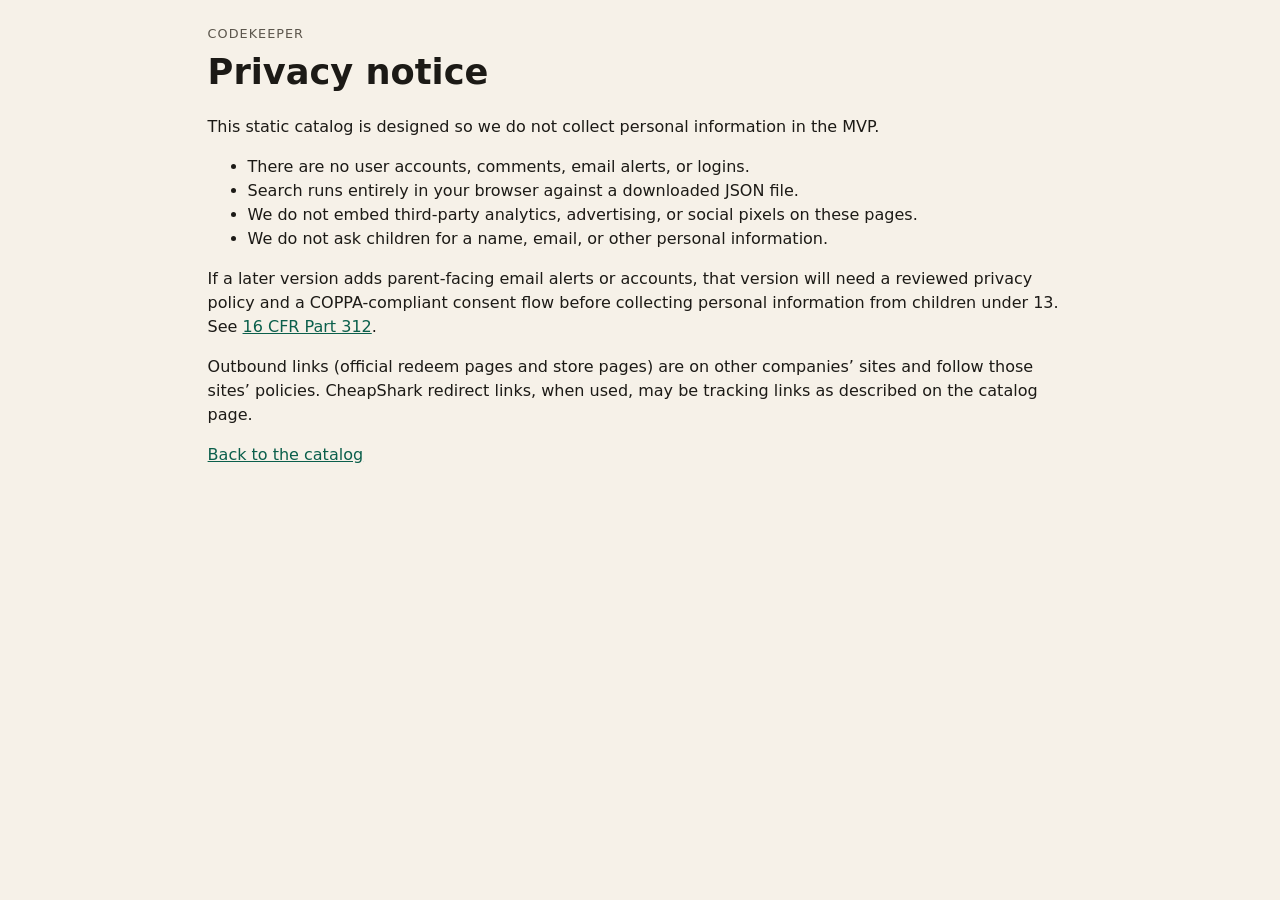
<file: privacy.html>
<!DOCTYPE html>
<html lang="en">
<head>
  <meta charset="utf-8">
  <meta name="viewport" content="width=device-width, initial-scale=1">
  <meta name="robots" content="noindex, nofollow">
  <title>Privacy notice — Codekeeper</title>
  <link rel="stylesheet" href="styles.css">
</head>
<body>
  <header>
    <p class="eyebrow">Codekeeper</p>
    <h1>Privacy notice</h1>
  </header>
  <main class="prose">
    <p>This static catalog is designed so we do not collect personal information in the MVP.</p>
    <ul>
      <li>There are no user accounts, comments, email alerts, or logins.</li>
      <li>Search runs entirely in your browser against a downloaded JSON file.</li>
      <li>We do not embed third-party analytics, advertising, or social pixels on these pages.</li>
      <li>We do not ask children for a name, email, or other personal information.</li>
    </ul>
    <p>If a later version adds parent-facing email alerts or accounts, that version will need a reviewed privacy policy and a COPPA-compliant consent flow before collecting personal information from children under 13. See <a href="https://www.ecfr.gov/current/title-16/chapter-I/subchapter-C/part-312">16 CFR Part 312</a>.</p>
    <p>Outbound links (official redeem pages and store pages) are on other companies’ sites and follow those sites’ policies. CheapShark redirect links, when used, may be tracking links as described on the catalog page.</p>
    <p><a href="index.html">Back to the catalog</a></p>
  </main>
</body>
</html>
</file>
<file: styles.css>
:root {
  color-scheme: light;
  --bg: #f6f1e8;
  --ink: #1c1a16;
  --muted: #5c564c;
  --card: #fffdf8;
  --line: #d9d0c3;
  --accent: #0b5f4b;
  --warn: #7a3d00;
  --teen: #8a1c2c;
  --ok: #0b5f4b;
  --radius: 16px;
  font-family: "Source Sans 3", "Segoe UI", system-ui, sans-serif;
}
* { box-sizing: border-box; }
body {
  margin: 0 auto;
  max-width: 900px;
  padding: 1.5rem 1.1rem 3rem;
  background: var(--bg);
  color: var(--ink);
  line-height: 1.5;
}
.skip { position: absolute; left: -999px; }
.skip:focus { left: 1rem; top: 1rem; background: #fff; padding: .5rem; }
.eyebrow { text-transform: uppercase; letter-spacing: .08em; font-size: .8rem; color: var(--muted); margin: 0; }
h1 { font-size: clamp(1.6rem, 3vw, 2.2rem); margin: .2rem 0 .6rem; }
.lede, .hint, .meta, .rating, footer { color: var(--muted); }
.banner {
  background: #fff4e0;
  border: 1px solid #efd2a8;
  border-radius: var(--radius);
  padding: .9rem 1rem;
  margin: 1.2rem 0;
  color: var(--warn);
}
.search-panel { margin: 1.4rem 0 1rem; }
label { display: block; font-weight: 650; margin-bottom: .35rem; }
#q {
  width: 100%;
  font: inherit;
  font-size: 1.1rem;
  padding: .7rem .9rem;
  border-radius: 12px;
  border: 1px solid var(--line);
  background: #fff;
}
.card {
  background: var(--card);
  border: 1px solid var(--line);
  border-radius: var(--radius);
  padding: 1rem 1.1rem 1.15rem;
  margin: 0 0 1rem;
}
.card-head h2 { margin: 0 0 .25rem; }
.badge {
  display: inline-block;
  font-size: .75rem;
  font-weight: 700;
  letter-spacing: .03em;
  padding: .1rem .45rem;
  border-radius: 999px;
  margin-right: .3rem;
  background: #e6f3ef;
  color: var(--ok);
}
.badge.teen { background: #f8e4e7; color: var(--teen); }
.item { border-top: 1px solid var(--line); padding: .7rem 0 0; margin-top: .7rem; }
.item h3 { margin: 0 0 .25rem; font-size: 1rem; }
.code {
  font-family: ui-monospace, "Cascadia Code", monospace;
  font-weight: 700;
  background: #eef6f3;
  padding: .05rem .35rem;
  border-radius: 6px;
}
.item p { margin: .2rem 0; }
.tips { margin-top: 1rem; }
.tips > h3 {
  margin: 1rem 0 .35rem;
  font-size: 1.15rem;
  color: var(--accent);
}
.tip-kind {
  margin: .85rem 0 .15rem;
  font-size: .8rem;
  letter-spacing: .06em;
  text-transform: uppercase;
  color: var(--muted);
}
.item.tip { border-top-style: dashed; }
footer { margin-top: 2rem; font-size: .92rem; }
.prose a, footer a, .banner a { color: var(--accent); }
.hidden { display: none !important; }
.empty { padding: 1rem; color: var(--muted); }
</file>
